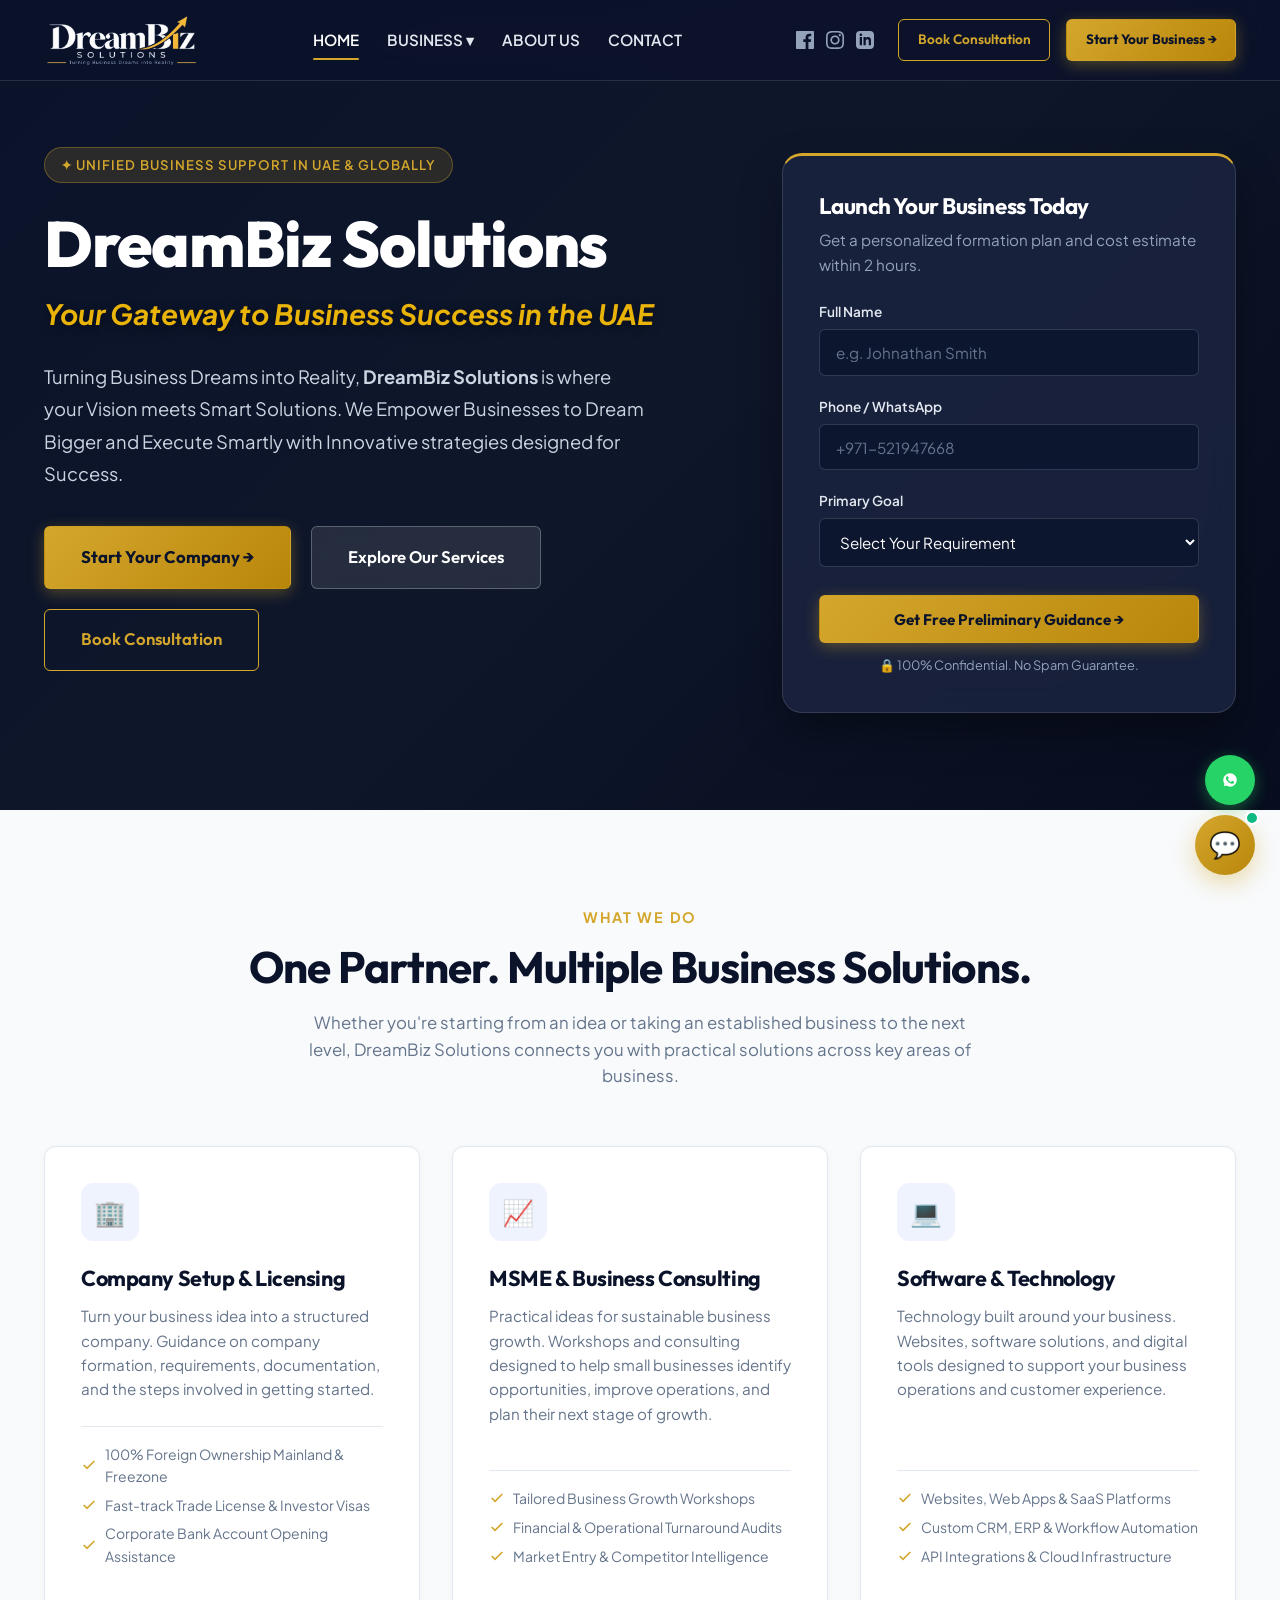
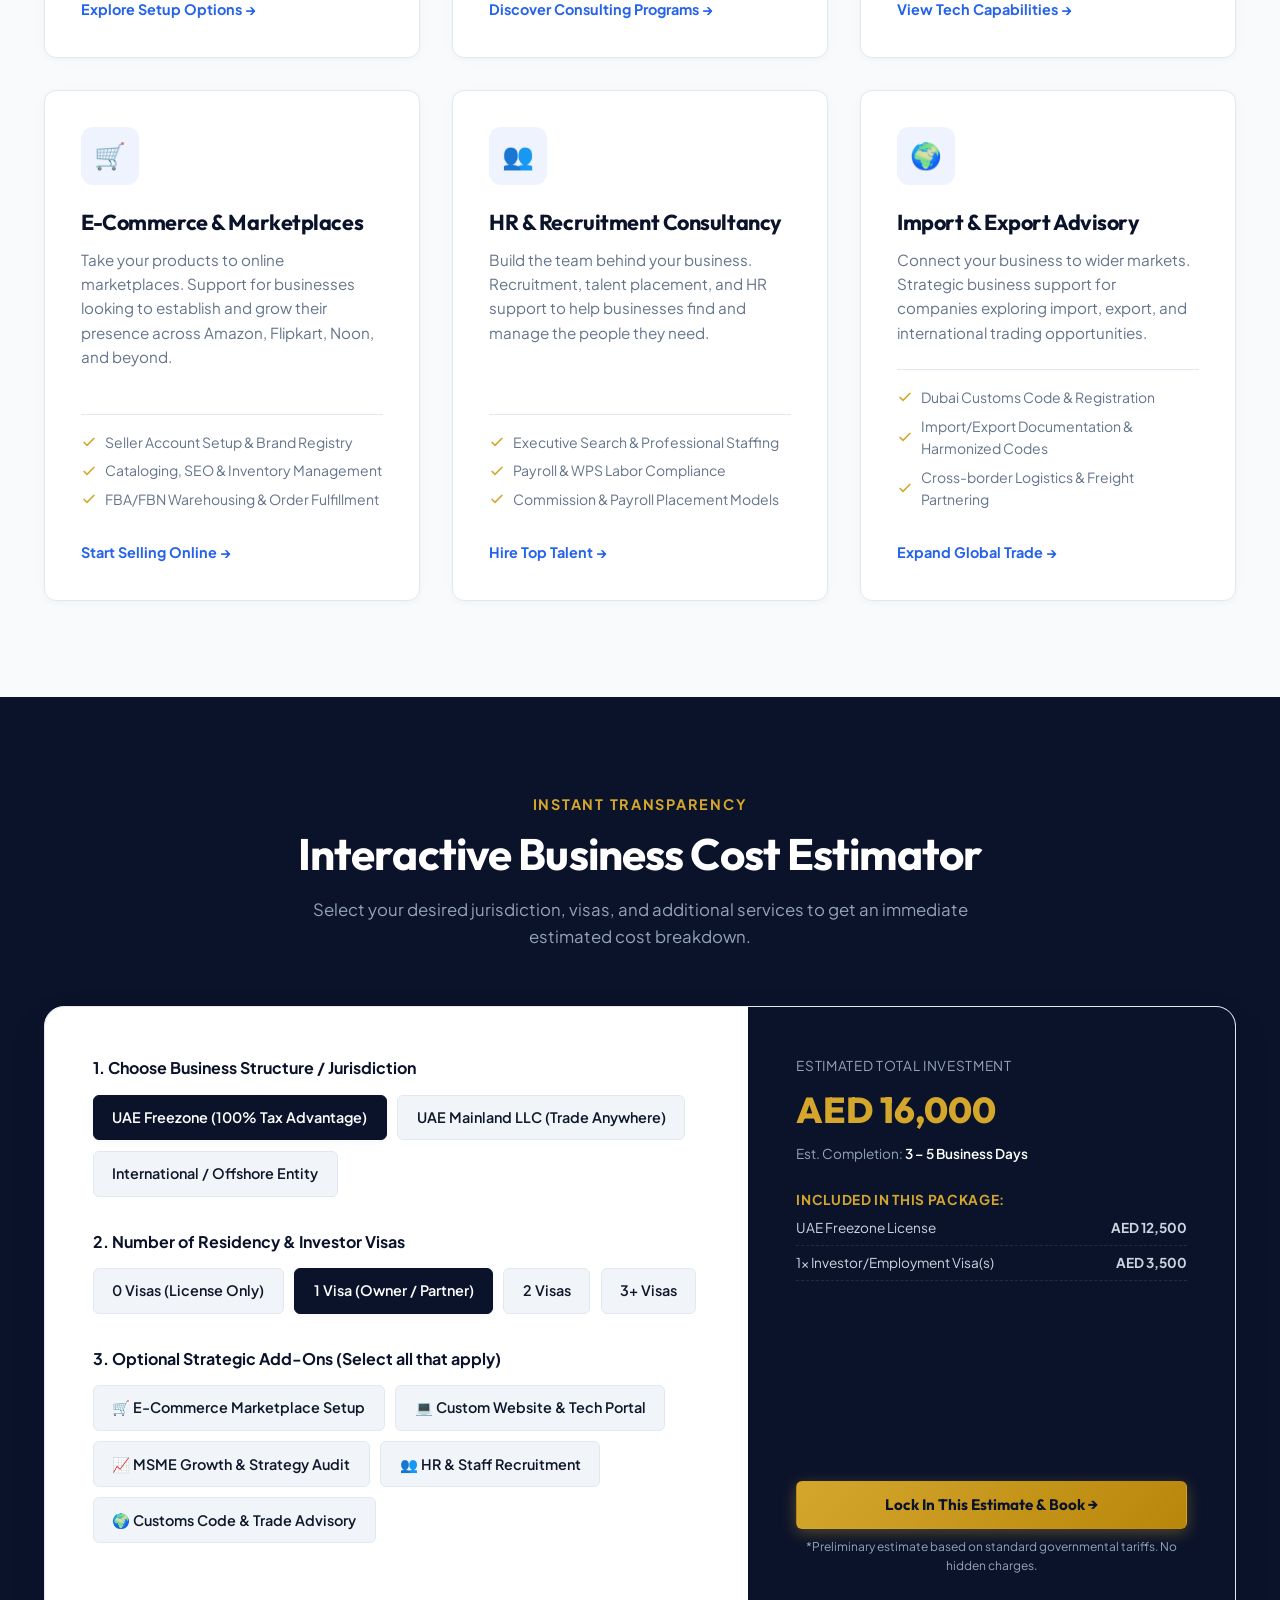
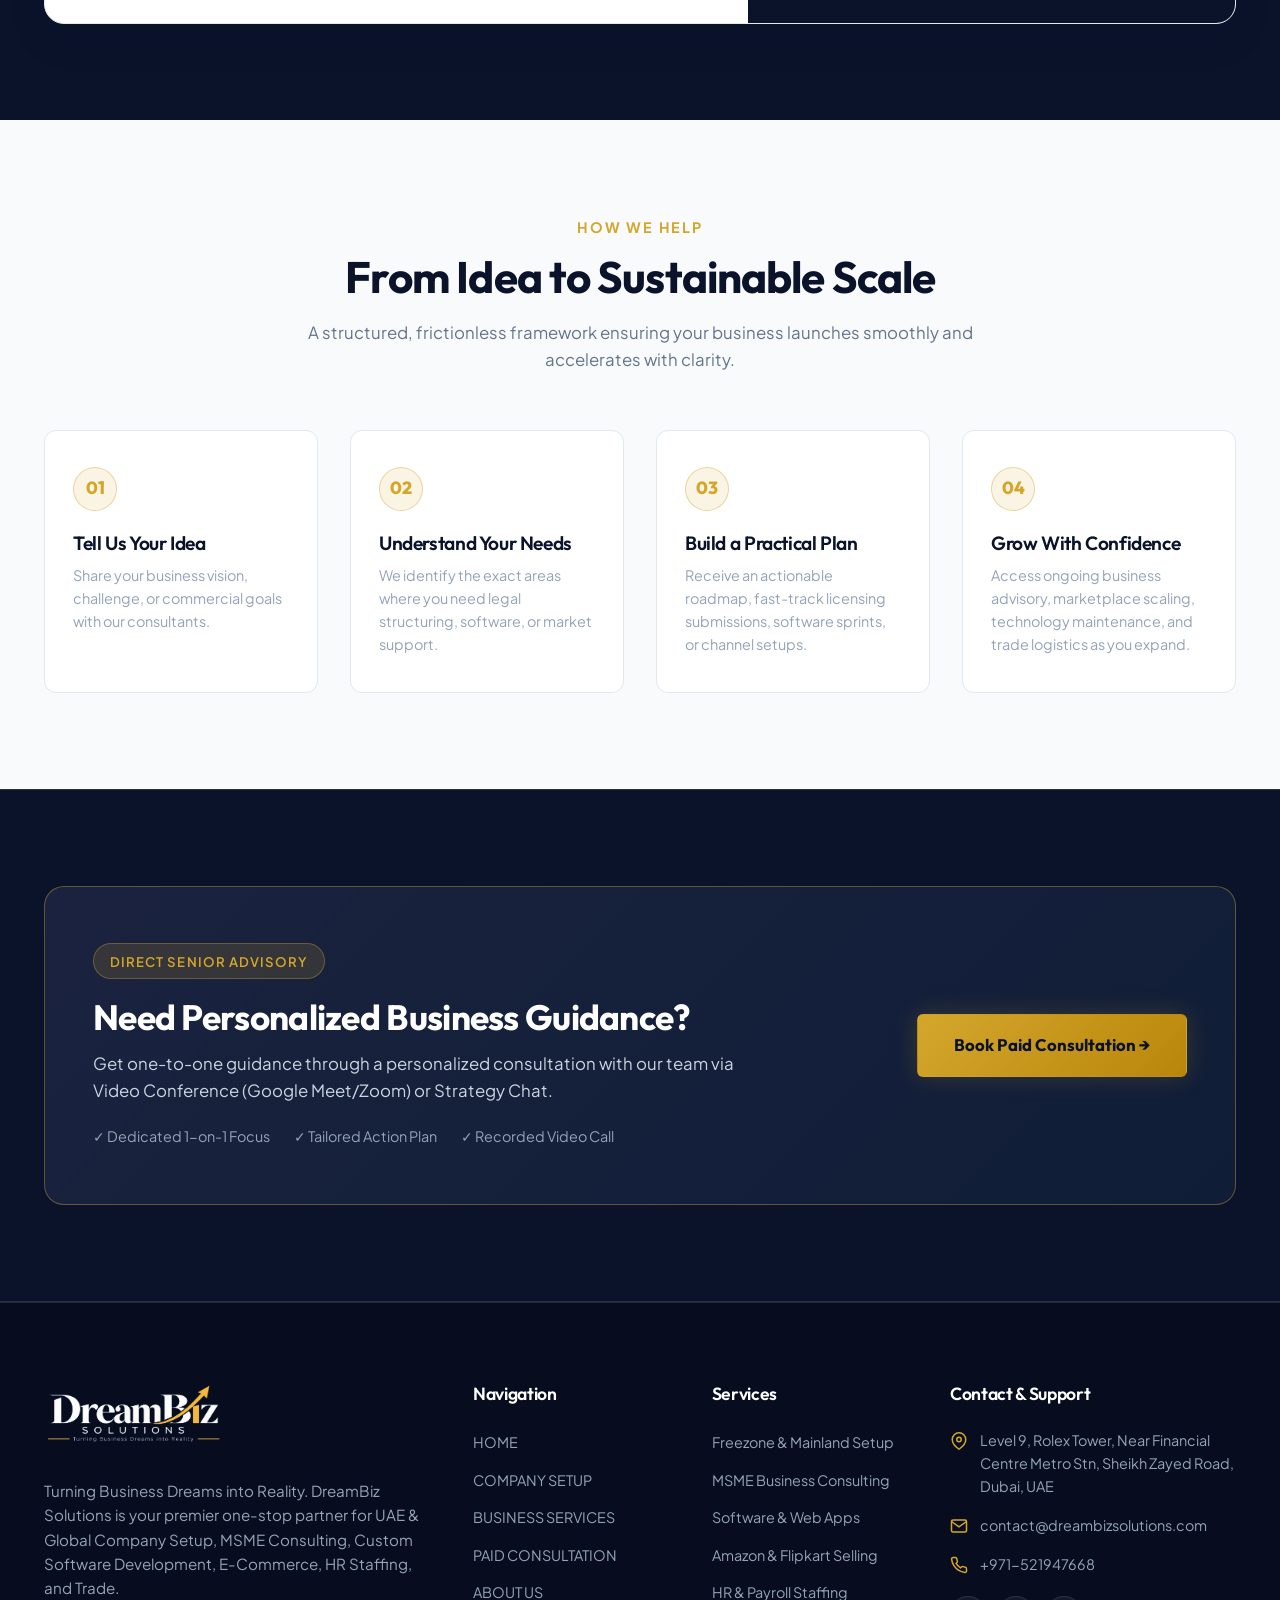
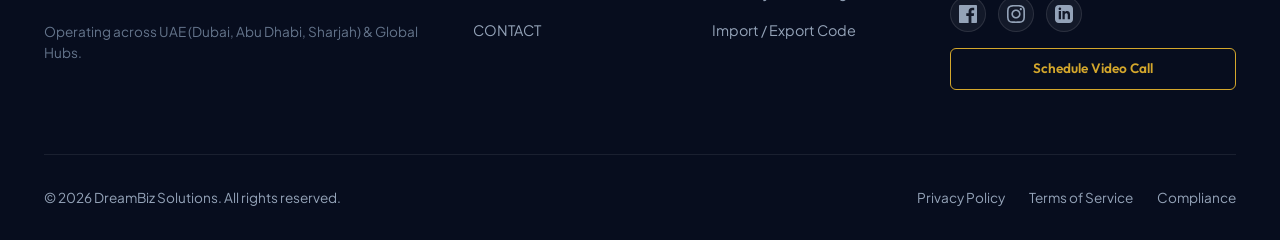
<file: index.html>
<!DOCTYPE html>
<html lang="en">
<head>
  <meta charset="UTF-8">
  <meta name="viewport" content="width=device-width, initial-scale=1.0">
  <title>DreamBiz Solutions | Your Gateway to Business Success in the UAE</title>
  <meta name="description" content="Turning Business Dreams into Reality, DreamBiz Solutions is where your Vision meets Smart Solutions. UAE Company Setup, MSME Consulting, Software Development, E-Commerce, HR and Trade.">
  <link rel="stylesheet" href="css/style.css">
  <link rel="stylesheet" href="css/components.css">
  <link rel="stylesheet" href="css/responsive.css">
  <link rel="icon" type="image/png" href="assets/logo-icon.png">
</head>
<body>

  <!-- ==================== HEADER & NAVIGATION ==================== -->
  <header class="site-header">
    <div class="container nav-container">
      <!-- Authentic Official Logo -->
      <a href="index.html" class="brand-logo" aria-label="DreamBiz Solutions Home">
        <img src="assets/logo.png" alt="DreamBiz Solutions - Turning Business Dreams into Reality" class="brand-logo-img">
      </a>

      <!-- Menu: HOME | BUSINESS ▾ | ABOUT US | CONTACT -->
      <ul class="nav-links">
        <li class="nav-item"><a href="index.html" class="active">HOME</a></li>
        <li class="nav-item">
          <a href="services.html">BUSINESS ▾</a>
          <ul class="nav-dropdown">
            <li><a href="company-setup.html">🏢 Company Setup (UAE & Global)</a></li>
            <li><a href="services.html#consulting">📈 MSME & Growth Consulting</a></li>
            <li><a href="services.html#tech">💻 Software & Tech Development</a></li>
            <li><a href="services.html#ecommerce">🛒 E-Commerce & Marketplaces</a></li>
            <li><a href="services.html#hr">👥 HR & Recruitment Staffing</a></li>
            <li><a href="services.html#trade">🌍 Import & Export Advisory</a></li>
          </ul>
        </li>
        <li class="nav-item"><a href="about.html">ABOUT US</a></li>
        <li class="nav-item"><a href="contact.html">CONTACT</a></li>
      </ul>

      <!-- Right Header Actions: Social Icons + CTA -->
      <div class="nav-actions">
        <div class="header-social-links">
          <!-- Facebook -->
          <a href="https://www.facebook.com/profile.php?id=61594214320221#" target="_blank" rel="noopener noreferrer" title="Facebook">
            <svg width="18" height="18" viewBox="0 0 24 24" fill="currentColor"><path d="M22.675 0h-21.35c-.732 0-1.325.593-1.325 1.325v21.351c0 .731.593 1.324 1.325 1.324h11.495v-9.294h-3.128v-3.622h3.128v-2.671c0-3.1 1.893-4.788 4.659-4.788 1.325 0 2.463.099 2.795.143v3.24l-1.918.001c-1.504 0-1.795.715-1.795 1.763v2.313h3.587l-.467 3.622h-3.12v9.293h6.116c.73 0 1.323-.593 1.323-1.325v-21.35c0-.732-.593-1.325-1.325-1.325z"/></svg>
          </a>
          <!-- Instagram -->
          <a href="https://www.instagram.com/dreambiz_with_prachi/" target="_blank" rel="noopener noreferrer" title="Instagram">
            <svg width="18" height="18" viewBox="0 0 24 24" fill="currentColor"><path d="M12 2.163c3.204 0 3.584.012 4.85.07 3.252.148 4.771 1.691 4.919 4.919.058 1.265.069 1.645.069 4.849 0 3.205-.012 3.584-.069 4.849-.149 3.225-1.664 4.771-4.919 4.919-1.266.058-1.644.07-4.85.07-3.204 0-3.584-.012-4.849-.07-3.26-.149-4.771-1.699-4.919-4.92-.058-1.265-.07-1.644-.07-4.849 0-3.204.013-3.583.07-4.849.149-3.227 1.664-4.771 4.919-4.919 1.266-.057 1.645-.069 4.849-.069zm0-2.163c-3.259 0-3.667.014-4.947.072-4.358.2-6.78 2.618-6.98 6.98-.059 1.281-.073 1.689-.073 4.948 0 3.259.014 3.668.072 4.948.2 4.358 2.618 6.78 6.98 6.98 1.281.058 1.689.072 4.948.072 3.259 0 3.668-.014 4.948-.072 4.354-.2 6.782-2.618 6.979-6.98.059-1.28.073-1.689.073-4.948 0-3.259-.014-3.667-.072-4.947-.196-4.354-2.617-6.78-6.979-6.98-1.281-.059-1.69-.073-4.949-.073zm0 5.838c-3.403 0-6.162 2.759-6.162 6.162s2.759 6.163 6.162 6.163 6.162-2.759 6.162-6.163c0-3.403-2.759-6.162-6.162-6.162zm0 10.162c-2.209 0-4-1.79-4-4 0-2.209 1.791-4 4-4s4 1.791 4 4c0 2.21-1.791 4-4 4zm6.406-11.845c-.796 0-1.441.645-1.441 1.44s.645 1.44 1.441 1.44c.795 0 1.439-.645 1.439-1.44s-.644-1.44-1.439-1.44z"/></svg>
          </a>
          <!-- LinkedIn -->
          <a href="http://www.linkedin.com/in/dreambiz-solutions99" target="_blank" rel="noopener noreferrer" title="LinkedIn">
            <svg width="18" height="18" viewBox="0 0 24 24" fill="currentColor"><path d="M19 0h-14c-2.761 0-5 2.239-5 5v14c0 2.761 2.239 5 5 5h14c2.762 0 5-2.239 5-5v-14c0-2.761-2.238-5-5-5zm-11 19h-3v-11h3v11zm-1.5-12.268c-.966 0-1.75-.79-1.75-1.764s.784-1.764 1.75-1.764 1.75.79 1.75 1.764-.783 1.764-1.75 1.764zm13.5 12.268h-3v-5.604c0-3.368-4-3.113-4 0v5.604h-3v-11h3v1.765c1.396-2.586 7-2.777 7 2.476v6.759z"/></svg>
          </a>
        </div>

        <a href="consultation.html" class="btn btn-outline-gold btn-sm btn-consult-nav">Book Consultation</a>
        <a href="company-setup.html" class="btn btn-primary btn-sm">Start Your Business →</a>
        <button class="mobile-menu-btn" aria-label="Open Navigation Menu">☰</button>
      </div>
    </div>
  </header>

  <!-- Mobile Drawer -->
  <div class="drawer-backdrop"></div>
  <aside class="mobile-drawer">
    <div>
      <div class="drawer-header">
        <a href="index.html" class="brand-logo" aria-label="DreamBiz Solutions Home">
          <img src="assets/logo.png" alt="DreamBiz Solutions" class="brand-logo-img">
        </a>
        <button class="drawer-close-btn" aria-label="Close menu">&times;</button>
      </div>
      <ul class="drawer-links">
        <li><a href="index.html" class="active">HOME</a></li>
        <li><a href="company-setup.html">COMPANY SETUP</a></li>
        <li><a href="services.html">BUSINESS SERVICES</a></li>
        <li><a href="consultation.html">PAID CONSULTATION</a></li>
        <li><a href="about.html">ABOUT US</a></li>
        <li><a href="contact.html">CONTACT</a></li>
      </ul>
    </div>
    <div style="margin-top: 2rem;">
      <a href="company-setup.html" class="btn btn-primary" style="width: 100%; margin-bottom: 0.75rem;">Start Your Business</a>
      <a href="consultation.html" class="btn btn-secondary" style="width: 100%;">Book Video Consultation</a>
    </div>
  </aside>

  <!-- ==================== HERO SECTION (MATCHING HOSTINGER REFERENCE) ==================== -->
  <section class="hero-section">
    <div class="container">
      <div class="hero-inner">
        <div class="hero-content">
          <div class="hero-badge">
            <span class="badge badge-gold">✦ Unified Business Support in UAE & Globally</span>
          </div>

          <!-- Exact Headline & Subtitle from Hostinger Site -->
          <h1 class="hero-title" style="font-size: clamp(2.6rem, 5vw, 4rem); margin-bottom: 0.75rem;">
            DreamBiz Solutions
          </h1>
          <div style="font-size: clamp(1.25rem, 2.5vw, 1.75rem); font-weight: 700; font-style: italic; color: #EAB308; margin-bottom: 1.5rem; text-shadow: 0 2px 10px rgba(0,0,0,0.5);">
            Your Gateway to Business Success in the UAE
          </div>
          
          <!-- Exact Description from Hostinger Site -->
          <p class="hero-description" style="font-size: 1.15rem; line-height: 1.75;">
            Turning Business Dreams into Reality, <strong>DreamBiz Solutions</strong> is where your Vision meets Smart Solutions. We Empower Businesses to Dream Bigger and Execute Smartly with Innovative strategies designed for Success.
          </p>

          <div class="hero-cta-group">
            <a href="company-setup.html" class="btn btn-primary btn-lg">Start Your Company →</a>
            <a href="#services" class="btn btn-secondary btn-lg">Explore Our Services</a>
            <a href="consultation.html" class="btn btn-outline-gold btn-lg">Book Consultation</a>
          </div>

        </div>

        <!-- Hero Quick Assessment Lead Form -->
        <div class="hero-card">
          <h3>Launch Your Business Today</h3>
          <p>Get a personalized formation plan and cost estimate within 2 hours.</p>
          <form data-lead-form>
            <div class="form-group">
              <label class="form-label" for="hero-name">Full Name</label>
              <input type="text" id="hero-name" class="form-control" placeholder="e.g. Johnathan Smith" required>
            </div>
            <div class="form-group">
              <label class="form-label" for="hero-phone">Phone / WhatsApp</label>
              <input type="tel" id="hero-phone" class="form-control" placeholder="+971-521947668" required>
            </div>
            <div class="form-group">
              <label class="form-label" for="hero-service">Primary Goal</label>
              <select id="hero-service" class="form-select" required>
                <option value="" disabled selected>Select Your Requirement</option>
                <option value="company-setup">🏢 UAE Company Formation (Mainland / Freezone)</option>
                <option value="msme-consulting">📈 MSME Growth & Business Strategy</option>
                <option value="software">💻 Custom Software & Web Development</option>
                <option value="ecommerce">🛒 E-Commerce & Marketplace Selling (Amazon/Flipkart)</option>
                <option value="hr">👥 HR, Recruitment & Staffing</option>
                <option value="trade">🌍 Import & Export Trade Advisory</option>
              </select>
            </div>
            <button type="submit" class="btn btn-primary" style="width: 100%; margin-top: 0.5rem;">
              Get Free Preliminary Guidance →
            </button>
            <div style="text-align: center; margin-top: 0.75rem; font-size: 0.8rem; color: #94A3B8;">
              🔒 100% Confidential. No Spam Guarantee.
            </div>
          </form>
        </div>
      </div>
    </div>
  </section>

  <!-- ==================== 6 CORE SERVICES SECTION ==================== -->
  <section class="section-padding" id="services">
    <div class="container">
      <div class="section-header">
        <span class="sub-title">What We Do</span>
        <h2>One Partner. Multiple Business Solutions.</h2>
        <p>Whether you're starting from an idea or taking an established business to the next level, DreamBiz Solutions connects you with practical solutions across key areas of business.</p>
      </div>

      <div class="services-grid">
        <!-- 1. Company Setup -->
        <div class="service-card">
          <div class="service-icon-box">🏢</div>
          <h3>Company Setup & Licensing</h3>
          <p>Turn your business idea into a structured company. Guidance on company formation, requirements, documentation, and the steps involved in getting started.</p>
          <ul class="service-feature-list">
            <li>
              <svg width="16" height="16" viewBox="0 0 24 24" fill="none" stroke="currentColor" stroke-width="2.5"><polyline points="20 6 9 17 4 12"></polyline></svg>
              100% Foreign Ownership Mainland & Freezone
            </li>
            <li>
              <svg width="16" height="16" viewBox="0 0 24 24" fill="none" stroke="currentColor" stroke-width="2.5"><polyline points="20 6 9 17 4 12"></polyline></svg>
              Fast-track Trade License & Investor Visas
            </li>
            <li>
              <svg width="16" height="16" viewBox="0 0 24 24" fill="none" stroke="currentColor" stroke-width="2.5"><polyline points="20 6 9 17 4 12"></polyline></svg>
              Corporate Bank Account Opening Assistance
            </li>
          </ul>
          <a href="company-setup.html" class="service-card-link">Explore Setup Options →</a>
        </div>

        <!-- 2. MSME Consulting -->
        <div class="service-card">
          <div class="service-icon-box">📈</div>
          <h3>MSME & Business Consulting</h3>
          <p>Practical ideas for sustainable business growth. Workshops and consulting designed to help small businesses identify opportunities, improve operations, and plan their next stage of growth.</p>
          <ul class="service-feature-list">
            <li>
              <svg width="16" height="16" viewBox="0 0 24 24" fill="none" stroke="currentColor" stroke-width="2.5"><polyline points="20 6 9 17 4 12"></polyline></svg>
              Tailored Business Growth Workshops
            </li>
            <li>
              <svg width="16" height="16" viewBox="0 0 24 24" fill="none" stroke="currentColor" stroke-width="2.5"><polyline points="20 6 9 17 4 12"></polyline></svg>
              Financial & Operational Turnaround Audits
            </li>
            <li>
              <svg width="16" height="16" viewBox="0 0 24 24" fill="none" stroke="currentColor" stroke-width="2.5"><polyline points="20 6 9 17 4 12"></polyline></svg>
              Market Entry & Competitor Intelligence
            </li>
          </ul>
          <a href="services.html#consulting" class="service-card-link">Discover Consulting Programs →</a>
        </div>

        <!-- 3. Software & Technology -->
        <div class="service-card">
          <div class="service-icon-box">💻</div>
          <h3>Software & Technology</h3>
          <p>Technology built around your business. Websites, software solutions, and digital tools designed to support your business operations and customer experience.</p>
          <ul class="service-feature-list">
            <li>
              <svg width="16" height="16" viewBox="0 0 24 24" fill="none" stroke="currentColor" stroke-width="2.5"><polyline points="20 6 9 17 4 12"></polyline></svg>
              Websites, Web Apps & SaaS Platforms
            </li>
            <li>
              <svg width="16" height="16" viewBox="0 0 24 24" fill="none" stroke="currentColor" stroke-width="2.5"><polyline points="20 6 9 17 4 12"></polyline></svg>
              Custom CRM, ERP & Workflow Automation
            </li>
            <li>
              <svg width="16" height="16" viewBox="0 0 24 24" fill="none" stroke="currentColor" stroke-width="2.5"><polyline points="20 6 9 17 4 12"></polyline></svg>
              API Integrations & Cloud Infrastructure
            </li>
          </ul>
          <a href="services.html#tech" class="service-card-link">View Tech Capabilities →</a>
        </div>

        <!-- 4. E-Commerce & Marketplaces -->
        <div class="service-card">
          <div class="service-icon-box">🛒</div>
          <h3>E-Commerce & Marketplaces</h3>
          <p>Take your products to online marketplaces. Support for businesses looking to establish and grow their presence across Amazon, Flipkart, Noon, and beyond.</p>
          <ul class="service-feature-list">
            <li>
              <svg width="16" height="16" viewBox="0 0 24 24" fill="none" stroke="currentColor" stroke-width="2.5"><polyline points="20 6 9 17 4 12"></polyline></svg>
              Seller Account Setup & Brand Registry
            </li>
            <li>
              <svg width="16" height="16" viewBox="0 0 24 24" fill="none" stroke="currentColor" stroke-width="2.5"><polyline points="20 6 9 17 4 12"></polyline></svg>
              Cataloging, SEO & Inventory Management
            </li>
            <li>
              <svg width="16" height="16" viewBox="0 0 24 24" fill="none" stroke="currentColor" stroke-width="2.5"><polyline points="20 6 9 17 4 12"></polyline></svg>
              FBA/FBN Warehousing & Order Fulfillment
            </li>
          </ul>
          <a href="services.html#ecommerce" class="service-card-link">Start Selling Online →</a>
        </div>

        <!-- 5. HR & Recruitment -->
        <div class="service-card">
          <div class="service-icon-box">👥</div>
          <h3>HR & Recruitment Consultancy</h3>
          <p>Build the team behind your business. Recruitment, talent placement, and HR support to help businesses find and manage the people they need.</p>
          <ul class="service-feature-list">
            <li>
              <svg width="16" height="16" viewBox="0 0 24 24" fill="none" stroke="currentColor" stroke-width="2.5"><polyline points="20 6 9 17 4 12"></polyline></svg>
              Executive Search & Professional Staffing
            </li>
            <li>
              <svg width="16" height="16" viewBox="0 0 24 24" fill="none" stroke="currentColor" stroke-width="2.5"><polyline points="20 6 9 17 4 12"></polyline></svg>
              Payroll & WPS Labor Compliance
            </li>
            <li>
              <svg width="16" height="16" viewBox="0 0 24 24" fill="none" stroke="currentColor" stroke-width="2.5"><polyline points="20 6 9 17 4 12"></polyline></svg>
              Commission & Payroll Placement Models
            </li>
          </ul>
          <a href="services.html#hr" class="service-card-link">Hire Top Talent →</a>
        </div>

        <!-- 6. Import & Export -->
        <div class="service-card">
          <div class="service-icon-box">🌍</div>
          <h3>Import & Export Advisory</h3>
          <p>Connect your business to wider markets. Strategic business support for companies exploring import, export, and international trading opportunities.</p>
          <ul class="service-feature-list">
            <li>
              <svg width="16" height="16" viewBox="0 0 24 24" fill="none" stroke="currentColor" stroke-width="2.5"><polyline points="20 6 9 17 4 12"></polyline></svg>
              Dubai Customs Code & Registration
            </li>
            <li>
              <svg width="16" height="16" viewBox="0 0 24 24" fill="none" stroke="currentColor" stroke-width="2.5"><polyline points="20 6 9 17 4 12"></polyline></svg>
              Import/Export Documentation & Harmonized Codes
            </li>
            <li>
              <svg width="16" height="16" viewBox="0 0 24 24" fill="none" stroke="currentColor" stroke-width="2.5"><polyline points="20 6 9 17 4 12"></polyline></svg>
              Cross-border Logistics & Freight Partnering
            </li>
          </ul>
          <a href="services.html#trade" class="service-card-link">Expand Global Trade →</a>
        </div>
      </div>
    </div>
  </section>

  <!-- ==================== INTERACTIVE SETUP & COST ESTIMATOR ==================== -->
  <section class="section-padding bg-dark-section" id="calculator">
    <div class="container">
      <div class="section-header">
        <span class="sub-title">Instant Transparency</span>
        <h2>Interactive Business Cost Estimator</h2>
        <p>Select your desired jurisdiction, visas, and additional services to get an immediate estimated cost breakdown.</p>
      </div>

      <div class="calc-container">
        <!-- Left: Options -->
        <div class="calc-inputs form-light">
          <div class="calc-option-group" data-calc-group="jurisdiction">
            <div class="calc-option-title">1. Choose Business Structure / Jurisdiction</div>
            <div class="calc-chips">
              <div class="calc-chip active" data-value="freezone">UAE Freezone (100% Tax Advantage)</div>
              <div class="calc-chip" data-value="mainland">UAE Mainland LLC (Trade Anywhere)</div>
              <div class="calc-chip" data-value="offshore">International / Offshore Entity</div>
            </div>
          </div>

          <div class="calc-option-group" data-calc-group="visas">
            <div class="calc-option-title">2. Number of Residency & Investor Visas</div>
            <div class="calc-chips">
              <div class="calc-chip" data-value="0">0 Visas (License Only)</div>
              <div class="calc-chip active" data-value="1">1 Visa (Owner / Partner)</div>
              <div class="calc-chip" data-value="2">2 Visas</div>
              <div class="calc-chip" data-value="3">3+ Visas</div>
            </div>
          </div>

          <div class="calc-option-group" data-calc-group="services">
            <div class="calc-option-title">3. Optional Strategic Add-Ons (Select all that apply)</div>
            <div class="calc-chips">
              <div class="calc-chip" data-value="ecommerce">🛒 E-Commerce Marketplace Setup</div>
              <div class="calc-chip" data-value="tech">💻 Custom Website & Tech Portal</div>
              <div class="calc-chip" data-value="consulting">📈 MSME Growth & Strategy Audit</div>
              <div class="calc-chip" data-value="hr">👥 HR & Staff Recruitment</div>
              <div class="calc-chip" data-value="trade">🌍 Customs Code & Trade Advisory</div>
            </div>
          </div>
        </div>

        <!-- Right: Real-time Calculation Summary -->
        <div class="calc-summary">
          <div>
            <div class="calc-estimate-label">Estimated Total Investment</div>
            <div class="calc-price" id="calc-total-price">AED 16,000</div>
            <div style="font-size: 0.85rem; color: #94A3B8; margin-top: 0.25rem;">
              Est. Completion: <span id="calc-timeframe" style="color:#FFF; font-weight:600;">3 – 5 Business Days</span>
            </div>

            <div style="margin-top: 1.5rem; font-size: 0.85rem; font-weight: 700; color: var(--accent-gold); text-transform: uppercase; letter-spacing: 0.05em;">
              Included In This Package:
            </div>
            <ul class="calc-items-list" id="calc-items-breakdown">
              <!-- Rendered via calculator.js -->
            </ul>
          </div>

          <div>
            <button type="button" class="btn btn-primary" id="calc-cta-btn" style="width: 100%;">
              Lock In This Estimate & Book →
            </button>
            <p style="font-size: 0.75rem; color: #94A3B8; text-align: center; margin-top: 0.5rem;">
              *Preliminary estimate based on standard governmental tariffs. No hidden charges.
            </p>
          </div>
        </div>
      </div>
    </div>
  </section>

  <!-- ==================== PROCESS TIMELINE ==================== -->
  <section class="section-padding">
    <div class="container">
      <div class="section-header">
        <span class="sub-title">How We Help</span>
        <h2>From Idea to Sustainable Scale</h2>
        <p>A structured, frictionless framework ensuring your business launches smoothly and accelerates with clarity.</p>
      </div>

      <div class="process-grid">
        <div class="process-step" style="background:#FFFFFF; border-color:var(--border-light);">
          <div class="step-num-badge">01</div>
          <h4 style="color:var(--primary-dark);">Tell Us Your Idea</h4>
          <p>Share your business vision, challenge, or commercial goals with our consultants.</p>
        </div>

        <div class="process-step" style="background:#FFFFFF; border-color:var(--border-light);">
          <div class="step-num-badge">02</div>
          <h4 style="color:var(--primary-dark);">Understand Your Needs</h4>
          <p>We identify the exact areas where you need legal structuring, software, or market support.</p>
        </div>

        <div class="process-step" style="background:#FFFFFF; border-color:var(--border-light);">
          <div class="step-num-badge">03</div>
          <h4 style="color:var(--primary-dark);">Build a Practical Plan</h4>
          <p>Receive an actionable roadmap, fast-track licensing submissions, software sprints, or channel setups.</p>
        </div>

        <div class="process-step" style="background:#FFFFFF; border-color:var(--border-light);">
          <div class="step-num-badge">04</div>
          <h4 style="color:var(--primary-dark);">Grow With Confidence</h4>
          <p>Access ongoing business advisory, marketplace scaling, technology maintenance, and trade logistics as you expand.</p>
        </div>
      </div>
    </div>
  </section>

  <!-- ==================== PAID CONSULTATION CALLOUT BANNER ==================== -->
  <section class="section-padding bg-dark-section" style="border-top: 1px solid var(--border-dark); border-bottom: 1px solid var(--border-dark);">
    <div class="container">
      <div style="background: linear-gradient(135deg, rgba(28, 37, 65, 0.9) 0%, rgba(17, 30, 56, 0.95) 100%); border: 1px solid var(--border-gold); border-radius: var(--radius-lg); padding: 3.5rem 3rem; display: flex; align-items: center; justify-content: space-between; flex-wrap: wrap; gap: 2rem;">
        <div style="max-width: 650px;">
          <span class="badge badge-gold" style="margin-bottom: 1rem;">Direct Senior Advisory</span>
          <h2 style="color: #FFFFFF; font-size: 2.2rem; margin-bottom: 0.75rem;">Need Personalized Business Guidance?</h2>
          <p style="color: #CBD5E1; font-size: 1.05rem;">
            Get one-to-one guidance through a personalized consultation with our team via Video Conference (Google Meet/Zoom) or Strategy Chat.
          </p>
          <div style="display: flex; gap: 1.5rem; margin-top: 1.25rem; font-size: 0.9rem; color: #94A3B8;">
            <span>✓ Dedicated 1-on-1 Focus</span>
            <span>✓ Tailored Action Plan</span>
            <span>✓ Recorded Video Call</span>
          </div>
        </div>
        <div>
          <a href="consultation.html" class="btn btn-primary btn-lg" style="box-shadow: var(--shadow-glow);">
            Book Paid Consultation →
          </a>
        </div>
      </div>
    </div>
  </section>

  <!-- ==================== FOOTER ==================== -->
  <footer class="site-footer">
    <div class="container">
      <div class="footer-grid">
        <div class="footer-brand">
          <a href="index.html" class="brand-logo" aria-label="DreamBiz Solutions Home">
            <img src="assets/logo.png" alt="DreamBiz Solutions" class="brand-logo-img">
          </a>
          <p>
            Turning Business Dreams into Reality. DreamBiz Solutions is your premier one-stop partner for UAE & Global Company Setup, MSME Consulting, Custom Software Development, E-Commerce, HR Staffing, and Trade.
          </p>
          <div style="color: #64748B; font-size: 0.85rem;">
            Operating across UAE (Dubai, Abu Dhabi, Sharjah) & Global Hubs.
          </div>
        </div>

        <div>
          <h4 class="footer-title">Navigation</h4>
          <ul class="footer-links">
            <li><a href="index.html">HOME</a></li>
            <li><a href="company-setup.html">COMPANY SETUP</a></li>
            <li><a href="services.html">BUSINESS SERVICES</a></li>
            <li><a href="consultation.html">PAID CONSULTATION</a></li>
            <li><a href="about.html">ABOUT US</a></li>
            <li><a href="contact.html">CONTACT</a></li>
          </ul>
        </div>

        <div>
          <h4 class="footer-title">Services</h4>
          <ul class="footer-links">
            <li><a href="company-setup.html">Freezone & Mainland Setup</a></li>
            <li><a href="services.html#consulting">MSME Business Consulting</a></li>
            <li><a href="services.html#tech">Software & Web Apps</a></li>
            <li><a href="services.html#ecommerce">Amazon & Flipkart Selling</a></li>
            <li><a href="services.html#hr">HR & Payroll Staffing</a></li>
            <li><a href="services.html#trade">Import / Export Code</a></li>
          </ul>
        </div>

          <div>
            <h4 class="footer-title">Contact & Support</h4>
            <div class="footer-contact-item">
              <svg width="18" height="18" viewBox="0 0 24 24" fill="none" stroke="currentColor" stroke-width="2"><path d="M21 10c0 7-9 13-9 13s-9-6-9-13a9 9 0 0 1 18 0z"></path><circle cx="12" cy="10" r="3"></circle></svg>
              <span>Level 9, Rolex Tower, Near Financial Centre Metro Stn, Sheikh Zayed Road, Dubai, UAE</span>
            </div>
            <div class="footer-contact-item">
              <svg width="18" height="18" viewBox="0 0 24 24" fill="none" stroke="currentColor" stroke-width="2"><path d="M4 4h16c1.1 0 2 .9 2 2v12c0 1.1-.9 2-2 2H4c-1.1 0-2-.9-2-2V6c0-1.1.9-2 2-2z"></path><polyline points="22,6 12,13 2,6"></polyline></svg>
              <a href="mailto:contact@dreambizsolutions.com" style="color: inherit;">contact@dreambizsolutions.com</a>
            </div>
            <div class="footer-contact-item">
              <svg width="18" height="18" viewBox="0 0 24 24" fill="none" stroke="currentColor" stroke-width="2"><path d="M22 16.92v3a2 2 0 0 1-2.18 2 19.79 19.79 0 0 1-8.63-3.07 19.5 19.5 0 0 1-6-6 19.79 19.79 0 0 1-3.07-8.67A2 2 0 0 1 4.11 2h3a2 2 0 0 1 2 1.72 12.84 12.84 0 0 0 .7 2.81 2 2 0 0 1-.45 2.11L8.09 9.91a16 16 0 0 0 6 6l1.27-1.27a2 2 0 0 1 2.11-.45 12.84 12.84 0 0 0 2.81.7A2 2 0 0 1 22 16.92z"></path></svg>
              <a href="tel:+971521947668" style="color: inherit;">+971-521947668</a>
            </div>
            <div class="footer-social-links">
              <a href="https://www.facebook.com/profile.php?id=61594214320221#" target="_blank" rel="noopener noreferrer" title="Facebook"><svg width="18" height="18" viewBox="0 0 24 24" fill="currentColor"><path d="M22.675 0h-21.35c-.732 0-1.325.593-1.325 1.325v21.351c0 .731.593 1.324 1.325 1.324h11.495v-9.294h-3.128v-3.622h3.128v-2.671c0-3.1 1.893-4.788 4.659-4.788 1.325 0 2.463.099 2.795.143v3.24l-1.918.001c-1.504 0-1.795.715-1.795 1.763v2.313h3.587l-.467 3.622h-3.12v9.293h6.116c.73 0 1.323-.593 1.323-1.325v-21.35c0-.732-.593-1.325-1.325-1.325z"/></svg></a>
              <a href="https://www.instagram.com/dreambiz_with_prachi/" target="_blank" rel="noopener noreferrer" title="Instagram"><svg width="18" height="18" viewBox="0 0 24 24" fill="currentColor"><path d="M12 2.163c3.204 0 3.584.012 4.85.07 3.252.148 4.771 1.691 4.919 4.919.058 1.265.069 1.645.069 4.849 0 3.205-.012 3.584-.069 4.849-.149 3.225-1.664 4.771-4.919 4.919-1.266.058-1.644.07-4.85.07-3.204 0-3.584-.012-4.849-.07-3.26-.149-4.771-1.699-4.919-4.92-.058-1.265-.07-1.644-.07-4.849 0-3.204.013-3.583.07-4.849.149-3.227 1.664-4.771 4.919-4.919 1.266-.057 1.645-.069 4.849-.069zm0-2.163c-3.259 0-3.667.014-4.947.072-4.358.2-6.78 2.618-6.98 6.98-.059 1.281-.073 1.689-.073 4.948 0 3.259.014 3.668.072 4.948.2 4.358 2.618 6.78 6.98 6.98 1.281.058 1.689.072 4.948.072 3.259 0 3.668-.014 4.948-.072 4.354-.2 6.782-2.618 6.979-6.98.059-1.28.073-1.689.073-4.948 0-3.259-.014-3.667-.072-4.947-.196-4.354-2.617-6.78-6.979-6.98-1.281-.059-1.69-.073-4.949-.073zm0 5.838c-3.403 0-6.162 2.759-6.162 6.162s2.759 6.163 6.162 6.163 6.162-2.759 6.162-6.163c0-3.403-2.759-6.162-6.162-6.162zm0 10.162c-2.209 0-4-1.79-4-4 0-2.209 1.791-4 4-4s4 1.791 4 4c0 2.21-1.791 4-4 4zm6.406-11.845c-.796 0-1.441.645-1.441 1.44s.645 1.44 1.441 1.44c.795 0 1.439-.645 1.439-1.44s-.644-1.44-1.439-1.44z"/></svg></a>
              <a href="http://www.linkedin.com/in/dreambiz-solutions99" target="_blank" rel="noopener noreferrer" title="LinkedIn"><svg width="18" height="18" viewBox="0 0 24 24" fill="currentColor"><path d="M19 0h-14c-2.761 0-5 2.239-5 5v14c0 2.761 2.239 5 5 5h14c2.762 0 5-2.239 5-5v-14c0-2.761-2.238-5-5-5zm-11 19h-3v-11h3v11zm-1.5-12.268c-.966 0-1.75-.79-1.75-1.764s.784-1.764 1.75-1.764 1.75.79 1.75 1.764-.783 1.764-1.75 1.764zm13.5 12.268h-3v-5.604c0-3.368-4-3.113-4 0v5.604h-3v-11h3v1.765c1.396-2.586 7-2.777 7 2.476v6.759z"/></svg></a>
            </div>
            <div style="margin-top: 1rem;">
              <a href="consultation.html" class="btn btn-outline-gold btn-sm" style="width: 100%;">Schedule Video Call</a>
            </div>
          </div>
      </div>

      <div class="footer-bottom">
        <div>© 2026 DreamBiz Solutions. All rights reserved.</div>
        <div style="display: flex; gap: 1.5rem;">
          <a href="#">Privacy Policy</a>
          <a href="#">Terms of Service</a>
          <a href="#">Compliance</a>
        </div>
      </div>
    </div>
  </footer>

  <!-- ==================== INTERACTIVE AI CHATBOT ADVISOR WIDGET ==================== -->
  <button class="chatbot-toggle-btn" aria-label="Open DreamBiz AI Advisor">
    💬
    <span class="chatbot-toggle-badge"></span>
  </button>

  <div class="chatbot-window">
    <div class="chatbot-header">
      <div class="chatbot-header-info">
        <div class="chatbot-avatar">DB</div>
        <div class="chatbot-title">
          <h4>DreamBiz AI Advisor</h4>
          <span>Active Specialist</span>
        </div>
      </div>
      <button class="chatbot-close-btn" aria-label="Close Chatbot">&times;</button>
    </div>

    <div class="chatbot-messages">
      <div class="chat-bubble bot">
        Hello! Welcome to <strong>DreamBiz Solutions</strong> 👋<br>
        How can we assist your business growth today?
        <div class="chat-suggestions">
          <button class="chat-chip-btn" onclick="document.querySelector('#chatbot-input').value='Company Setup'; document.querySelector('#chatbot-send').click();">🏢 Start a Company in UAE</button>
          <button class="chat-chip-btn" onclick="document.querySelector('#chatbot-input').value='E-commerce'; document.querySelector('#chatbot-send').click();">🛒 Sell on Amazon / Noon</button>
          <button class="chat-chip-btn" onclick="document.querySelector('#chatbot-input').value='Software'; document.querySelector('#chatbot-send').click();">💻 Build Software / Website</button>
          <button class="chat-chip-btn" onclick="document.querySelector('#chatbot-input').value='Book Consultation'; document.querySelector('#chatbot-send').click();">📞 Book Paid 1-on-1 Call</button>
        </div>
      </div>
    </div>

    <div class="chatbot-input-bar">
      <input type="text" id="chatbot-input" placeholder="Type your business inquiry...">
      <button id="chatbot-send" class="chatbot-send-btn" aria-label="Send Message">➤</button>
    </div>
  </div>

  <!-- WhatsApp Quick Float -->
  <a href="https://wa.me/971521947668?text=Hello%20DreamBiz%20Solutions,%20I%20would%20like%20to%20inquire%20about%20your%20services." target="_blank" class="whatsapp-float-btn" aria-label="Chat on WhatsApp">
    <svg width="28" height="28" viewBox="0 0 24 24" fill="currentColor">
      <path d="M12.031 6.172c-3.181 0-5.767 2.586-5.768 5.766-.001 1.298.38 2.27 1.019 3.287l-.582 2.128 2.182-.573c.978.58 1.911.928 3.145.929 3.178 0 5.767-2.587 5.768-5.766.001-3.187-2.575-5.771-5.764-5.771zm3.392 8.244c-.144.405-.837.774-1.17.824-.299.045-.677.063-1.092-.069-.252-.08-.575-.187-.988-.365-1.739-.751-2.874-2.502-2.961-2.617-.087-.116-.708-.94-.708-1.793s.448-1.273.607-1.446c.159-.173.346-.217.462-.217l.332.006c.106.005.249-.04.39.298.144.347.491 1.2.534 1.287.043.087.072.188.014.304-.058.116-.087.188-.173.289l-.26.304c-.087.086-.177.18-.076.354.101.174.449.741.964 1.2.662.589 1.221.77 1.394.857.173.086.275.072.376-.044.101-.116.433-.506.549-.68.116-.173.231-.145.39-.087s1.011.477 1.184.564.289.13.332.202c.043.073.043.419-.101.824z"/>
    </svg>
  </a>

  <!-- ==================== MODALS ==================== -->
  <div class="modal-overlay" id="quote-modal">
    <div class="modal-box">
      <div class="modal-header">
        <h3>Lock In Your Custom Proposal</h3>
        <button class="modal-close-btn">&times;</button>
      </div>
      <div class="modal-body form-light">
        <p style="margin-bottom: 1.25rem;">Enter your contact information below to receive the detailed itemized cost breakdown & schedule a free onboarding consultation.</p>
        <form data-lead-form>
          <div class="form-group">
            <label class="form-label">Full Name</label>
            <input type="text" class="form-control" placeholder="John Doe" required>
          </div>
          <div class="form-group">
            <label class="form-label">Work Email</label>
            <input type="email" class="form-control" placeholder="john@company.com" required>
          </div>
          <div class="form-group">
            <label class="form-label">Phone / WhatsApp Number</label>
            <input type="tel" class="form-control" placeholder="+971-521947668" required>
          </div>
          <button type="submit" class="btn btn-primary" style="width: 100%; margin-top: 1rem;">
            Send My Custom Proposal & Plan →
          </button>
        </form>
      </div>
    </div>
  </div>

  <script src="js/main.js"></script>
  <script src="js/calculator.js"></script>
  <script src="js/chatbot.js"></script>
</body>
</html>
</file>
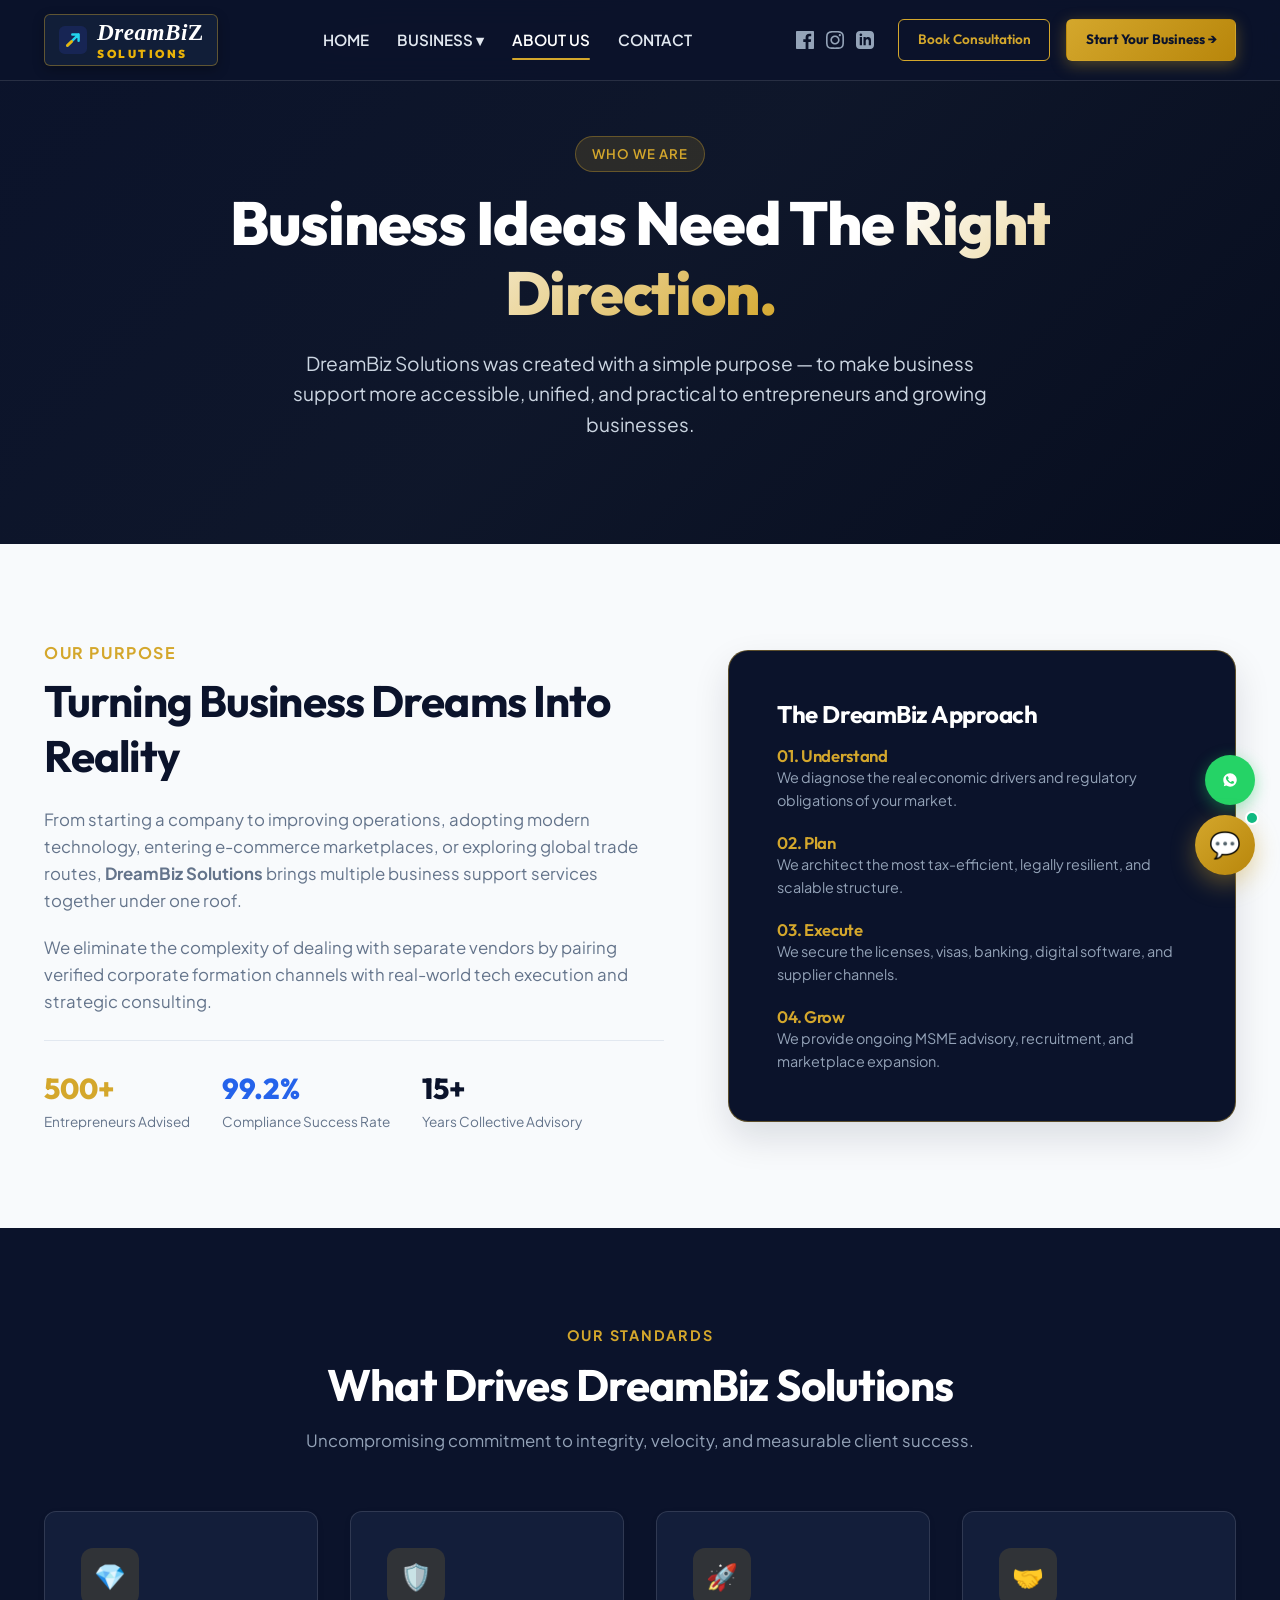
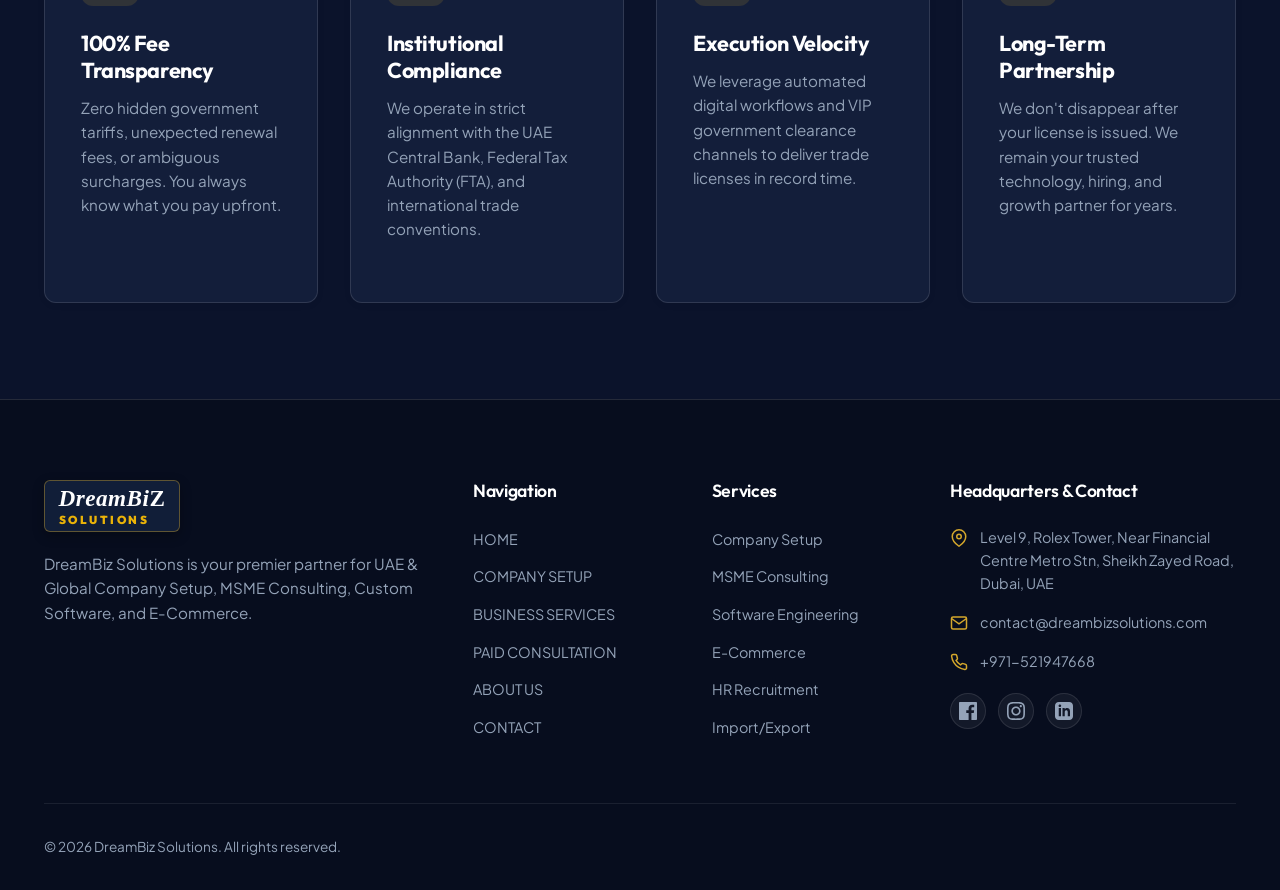
<file: about.html>
<!DOCTYPE html>
<html lang="en">
<head>
  <meta charset="UTF-8">
  <meta name="viewport" content="width=device-width, initial-scale=1.0">
  <title>About Us | DreamBiz Solutions</title>
  <meta name="description" content="Discover the story, mission, and leadership behind DreamBiz Solutions — your unified corporate setup, MSME consulting, and technology accelerator.">
  <link rel="stylesheet" href="css/style.css">
  <link rel="stylesheet" href="css/components.css">
  <link rel="stylesheet" href="css/responsive.css">
</head>
<body>

  <!-- ==================== HEADER ==================== -->
  <header class="site-header">
    <div class="container nav-container">
      <a href="index.html" class="brand-logo">
        <div class="brand-logo-badge">
          <svg width="28" height="28" viewBox="0 0 40 40" fill="none" xmlns="http://www.w3.org/2000/svg">
            <rect width="40" height="40" rx="8" fill="#172554"/>
            <path d="M12 28L28 12M28 12H19M28 12V21" stroke="#22D3EE" stroke-width="3.5" stroke-linecap="round" stroke-linejoin="round"/>
            <path d="M12 28L18 22" stroke="#EAB308" stroke-width="4" stroke-linecap="round"/>
          </svg>
          <div class="brand-logo-text">
            <span class="main-text">DreamBi<span class="z-accent">Z</span></span>
            <span class="sub-text">SOLUTIONS</span>
          </div>
        </div>
      </a>

      <ul class="nav-links">
        <li class="nav-item"><a href="index.html">HOME</a></li>
        <li class="nav-item">
          <a href="services.html">BUSINESS ▾</a>
          <ul class="nav-dropdown">
            <li><a href="company-setup.html">🏢 Company Setup (UAE & Global)</a></li>
            <li><a href="services.html#consulting">📈 MSME & Growth Consulting</a></li>
            <li><a href="services.html#tech">💻 Software & Tech Development</a></li>
            <li><a href="services.html#ecommerce">🛒 E-Commerce & Marketplaces</a></li>
            <li><a href="services.html#hr">👥 HR & Recruitment Staffing</a></li>
            <li><a href="services.html#trade">🌍 Import & Export Advisory</a></li>
          </ul>
        </li>
        <li class="nav-item"><a href="about.html" class="active">ABOUT US</a></li>
        <li class="nav-item"><a href="contact.html">CONTACT</a></li>
      </ul>

      <div class="nav-actions">
        <div class="header-social-links">
          <a href="https://www.facebook.com/profile.php?id=61594214320221#" target="_blank" rel="noopener noreferrer" title="Facebook"><svg width="18" height="18" viewBox="0 0 24 24" fill="currentColor"><path d="M22.675 0h-21.35c-.732 0-1.325.593-1.325 1.325v21.351c0 .731.593 1.324 1.325 1.324h11.495v-9.294h-3.128v-3.622h3.128v-2.671c0-3.1 1.893-4.788 4.659-4.788 1.325 0 2.463.099 2.795.143v3.24l-1.918.001c-1.504 0-1.795.715-1.795 1.763v2.313h3.587l-.467 3.622h-3.12v9.293h6.116c.73 0 1.323-.593 1.323-1.325v-21.35c0-.732-.593-1.325-1.325-1.325z"/></svg></a>
          <a href="https://www.instagram.com/dreambiz_with_prachi/" target="_blank" rel="noopener noreferrer" title="Instagram"><svg width="18" height="18" viewBox="0 0 24 24" fill="currentColor"><path d="M12 2.163c3.204 0 3.584.012 4.85.07 3.252.148 4.771 1.691 4.919 4.919.058 1.265.069 1.645.069 4.849 0 3.205-.012 3.584-.069 4.849-.149 3.225-1.664 4.771-4.919 4.919-1.266.058-1.644.07-4.85.07-3.204 0-3.584-.012-4.849-.07-3.26-.149-4.771-1.699-4.919-4.92-.058-1.265-.07-1.644-.07-4.849 0-3.204.013-3.583.07-4.849.149-3.227 1.664-4.771 4.919-4.919 1.266-.057 1.645-.069 4.849-.069zm0-2.163c-3.259 0-3.667.014-4.947.072-4.358.2-6.78 2.618-6.98 6.98-.059 1.281-.073 1.689-.073 4.948 0 3.259.014 3.668.072 4.948.2 4.358 2.618 6.78 6.98 6.98 1.281.058 1.689.072 4.948.072 3.259 0 3.668-.014 4.948-.072 4.354-.2 6.782-2.618 6.979-6.98.059-1.28.073-1.689.073-4.948 0-3.259-.014-3.667-.072-4.947-.196-4.354-2.617-6.78-6.979-6.98-1.281-.059-1.69-.073-4.949-.073zm0 5.838c-3.403 0-6.162 2.759-6.162 6.162s2.759 6.163 6.162 6.163 6.162-2.759 6.162-6.163c0-3.403-2.759-6.162-6.162-6.162zm0 10.162c-2.209 0-4-1.79-4-4 0-2.209 1.791-4 4-4s4 1.791 4 4c0 2.21-1.791 4-4 4zm6.406-11.845c-.796 0-1.441.645-1.441 1.44s.645 1.44 1.441 1.44c.795 0 1.439-.645 1.439-1.44s-.644-1.44-1.439-1.44z"/></svg></a>
          <a href="http://www.linkedin.com/in/dreambiz-solutions99" target="_blank" rel="noopener noreferrer" title="LinkedIn"><svg width="18" height="18" viewBox="0 0 24 24" fill="currentColor"><path d="M19 0h-14c-2.761 0-5 2.239-5 5v14c0 2.761 2.239 5 5 5h14c2.762 0 5-2.239 5-5v-14c0-2.761-2.238-5-5-5zm-11 19h-3v-11h3v11zm-1.5-12.268c-.966 0-1.75-.79-1.75-1.764s.784-1.764 1.75-1.764 1.75.79 1.75 1.764-.783 1.764-1.75 1.764zm13.5 12.268h-3v-5.604c0-3.368-4-3.113-4 0v5.604h-3v-11h3v1.765c1.396-2.586 7-2.777 7 2.476v6.759z"/></svg></a>
        </div>
        <a href="consultation.html" class="btn btn-outline-gold btn-sm btn-consult-nav">Book Consultation</a>
        <a href="company-setup.html" class="btn btn-primary btn-sm">Start Your Business →</a>
        <button class="mobile-menu-btn" aria-label="Open Navigation Menu">☰</button>
      </div>
    </div>
  </header>

  <!-- Mobile Drawer -->
  <div class="drawer-backdrop"></div>
  <aside class="mobile-drawer">
    <div>
      <div class="drawer-header">
        <a href="index.html" class="brand-logo">
          <div class="brand-logo-badge">
            <div class="brand-logo-text">
              <span class="main-text">DreamBi<span class="z-accent">Z</span></span>
              <span class="sub-text">SOLUTIONS</span>
            </div>
          </div>
        </a>
        <button class="drawer-close-btn">&times;</button>
      </div>
      <ul class="drawer-links">
        <li><a href="index.html">HOME</a></li>
        <li><a href="company-setup.html">COMPANY SETUP</a></li>
        <li><a href="services.html">BUSINESS SERVICES</a></li>
        <li><a href="consultation.html">PAID CONSULTATION</a></li>
        <li><a href="about.html" class="active">ABOUT US</a></li>
        <li><a href="contact.html">CONTACT</a></li>
      </ul>
    </div>
    <div style="margin-top: 2rem;">
      <a href="company-setup.html" class="btn btn-primary" style="width: 100%; margin-bottom: 0.75rem;">Start Setup</a>
      <a href="consultation.html" class="btn btn-secondary" style="width: 100%;">Book Video Consultation</a>
    </div>
  </aside>

  <!-- ==================== HERO ==================== -->
  <section class="hero-section" style="padding: 8.5rem 0 4.5rem; min-height: 50vh;">
    <div class="container" style="text-align: center;">
      <span class="badge badge-gold" style="margin-bottom: 1rem;">Who We Are</span>
      <h1 class="hero-title" style="max-width: 850px; margin: 0 auto 1.25rem;">
        Business Ideas Need <span class="highlight">The Right Direction.</span>
      </h1>
      <p class="hero-description" style="max-width: 720px; margin: 0 auto 2rem;">
        DreamBiz Solutions was created with a simple purpose — to make business support more accessible, unified, and practical to entrepreneurs and growing businesses.
      </p>
    </div>
  </section>

  <!-- ==================== OUR STORY ==================== -->
  <section class="section-padding">
    <div class="container">
      <div style="display: grid; grid-template-columns: 1.1fr 0.9fr; gap: 4rem; align-items: center;">
        <div>
          <span class="sub-title" style="color: var(--accent-gold); font-weight: 700; text-transform: uppercase; letter-spacing: 0.1em; display: block; margin-bottom: 0.5rem;">Our Purpose</span>
          <h2 style="margin-bottom: 1.5rem;">Turning Business Dreams Into Reality</h2>
          <p style="margin-bottom: 1.25rem;">
            From starting a company to improving operations, adopting modern technology, entering e-commerce marketplaces, or exploring global trade routes, <strong>DreamBiz Solutions</strong> brings multiple business support services together under one roof.
          </p>
          <p style="margin-bottom: 1.5rem;">
            We eliminate the complexity of dealing with separate vendors by pairing verified corporate formation channels with real-world tech execution and strategic consulting.
          </p>
          <div style="display: flex; gap: 2rem; border-top: 1px solid var(--border-light); padding-top: 1.5rem;">
            <div>
              <div style="font-family: var(--font-heading); font-size: 1.8rem; font-weight: 800; color: var(--accent-gold);">500+</div>
              <div style="font-size: 0.85rem; color: var(--text-muted);">Entrepreneurs Advised</div>
            </div>
            <div>
              <div style="font-family: var(--font-heading); font-size: 1.8rem; font-weight: 800; color: var(--brand-blue);">99.2%</div>
              <div style="font-size: 0.85rem; color: var(--text-muted);">Compliance Success Rate</div>
            </div>
            <div>
              <div style="font-family: var(--font-heading); font-size: 1.8rem; font-weight: 800; color: var(--primary-dark);">15+</div>
              <div style="font-size: 0.85rem; color: var(--text-muted);">Years Collective Advisory</div>
            </div>
          </div>
        </div>

        <div style="background: var(--primary-dark); padding: 3rem; border-radius: var(--radius-lg); color: #FFFFFF; border: 1px solid var(--border-gold); box-shadow: var(--shadow-lg);">
          <h3 style="color: #FFFFFF; font-size: 1.5rem; margin-bottom: 1rem;">The DreamBiz Approach</h3>
          <div style="display: flex; flex-direction: column; gap: 1.25rem;">
            <div>
              <h4 style="color: var(--accent-gold); font-size: 1.05rem;">01. Understand</h4>
              <p style="color: #94A3B8; font-size: 0.9rem; margin: 0;">We diagnose the real economic drivers and regulatory obligations of your market.</p>
            </div>
            <div>
              <h4 style="color: var(--accent-gold); font-size: 1.05rem;">02. Plan</h4>
              <p style="color: #94A3B8; font-size: 0.9rem; margin: 0;">We architect the most tax-efficient, legally resilient, and scalable structure.</p>
            </div>
            <div>
              <h4 style="color: var(--accent-gold); font-size: 1.05rem;">03. Execute</h4>
              <p style="color: #94A3B8; font-size: 0.9rem; margin: 0;">We secure the licenses, visas, banking, digital software, and supplier channels.</p>
            </div>
            <div>
              <h4 style="color: var(--accent-gold); font-size: 1.05rem;">04. Grow</h4>
              <p style="color: #94A3B8; font-size: 0.9rem; margin: 0;">We provide ongoing MSME advisory, recruitment, and marketplace expansion.</p>
            </div>
          </div>
        </div>
      </div>
    </div>
  </section>

  <!-- ==================== CORE VALUES ==================== -->
  <section class="section-padding bg-dark-section">
    <div class="container">
      <div class="section-header">
        <span class="sub-title">Our Standards</span>
        <h2>What Drives DreamBiz Solutions</h2>
        <p>Uncompromising commitment to integrity, velocity, and measurable client success.</p>
      </div>

      <div class="services-grid" style="grid-template-columns: repeat(auto-fit, minmax(260px, 1fr));">
        <div class="service-card service-card-dark">
          <div class="service-icon-box">💎</div>
          <h3>100% Fee Transparency</h3>
          <p>Zero hidden government tariffs, unexpected renewal fees, or ambiguous surcharges. You always know what you pay upfront.</p>
        </div>
        <div class="service-card service-card-dark">
          <div class="service-icon-box">🛡️</div>
          <h3>Institutional Compliance</h3>
          <p>We operate in strict alignment with the UAE Central Bank, Federal Tax Authority (FTA), and international trade conventions.</p>
        </div>
        <div class="service-card service-card-dark">
          <div class="service-icon-box">🚀</div>
          <h3>Execution Velocity</h3>
          <p>We leverage automated digital workflows and VIP government clearance channels to deliver trade licenses in record time.</p>
        </div>
        <div class="service-card service-card-dark">
          <div class="service-icon-box">🤝</div>
          <h3>Long-Term Partnership</h3>
          <p>We don't disappear after your license is issued. We remain your trusted technology, hiring, and growth partner for years.</p>
        </div>
      </div>
    </div>
  </section>

  <!-- ==================== FOOTER ==================== -->
  <footer class="site-footer">
    <div class="container">
      <div class="footer-grid">
        <div class="footer-brand">
          <a href="index.html" class="brand-logo">
            <div class="brand-logo-badge">
              <div class="brand-logo-text">
                <span class="main-text">DreamBi<span class="z-accent">Z</span></span>
                <span class="sub-text">SOLUTIONS</span>
              </div>
            </div>
          </a>
          <p>DreamBiz Solutions is your premier partner for UAE & Global Company Setup, MSME Consulting, Custom Software, and E-Commerce.</p>
        </div>
        <div>
          <h4 class="footer-title">Navigation</h4>
          <ul class="footer-links">
            <li><a href="index.html">HOME</a></li>
            <li><a href="company-setup.html">COMPANY SETUP</a></li>
            <li><a href="services.html">BUSINESS SERVICES</a></li>
            <li><a href="consultation.html">PAID CONSULTATION</a></li>
            <li><a href="about.html">ABOUT US</a></li>
            <li><a href="contact.html">CONTACT</a></li>
          </ul>
        </div>
        <div>
          <h4 class="footer-title">Services</h4>
          <ul class="footer-links">
            <li><a href="company-setup.html">Company Setup</a></li>
            <li><a href="services.html#consulting">MSME Consulting</a></li>
            <li><a href="services.html#tech">Software Engineering</a></li>
            <li><a href="services.html#ecommerce">E-Commerce</a></li>
            <li><a href="services.html#hr">HR Recruitment</a></li>
            <li><a href="services.html#trade">Import/Export</a></li>
          </ul>
        </div>
        <div>
          <h4 class="footer-title">Headquarters & Contact</h4>
          <div class="footer-contact-item">
            <svg width="18" height="18" viewBox="0 0 24 24" fill="none" stroke="currentColor" stroke-width="2"><path d="M21 10c0 7-9 13-9 13s-9-6-9-13a9 9 0 0 1 18 0z"></path><circle cx="12" cy="10" r="3"></circle></svg>
            <span>Level 9, Rolex Tower, Near Financial Centre Metro Stn, Sheikh Zayed Road, Dubai, UAE</span>
          </div>
          <div class="footer-contact-item">
            <svg width="18" height="18" viewBox="0 0 24 24" fill="none" stroke="currentColor" stroke-width="2"><path d="M4 4h16c1.1 0 2 .9 2 2v12c0 1.1-.9 2-2 2H4c-1.1 0-2-.9-2-2V6c0-1.1.9-2 2-2z"></path><polyline points="22,6 12,13 2,6"></polyline></svg>
            <a href="mailto:contact@dreambizsolutions.com" style="color: inherit;">contact@dreambizsolutions.com</a>
          </div>
          <div class="footer-contact-item">
            <svg width="18" height="18" viewBox="0 0 24 24" fill="none" stroke="currentColor" stroke-width="2"><path d="M22 16.92v3a2 2 0 0 1-2.18 2 19.79 19.79 0 0 1-8.63-3.07 19.5 19.5 0 0 1-6-6 19.79 19.79 0 0 1-3.07-8.67A2 2 0 0 1 4.11 2h3a2 2 0 0 1 2 1.72 12.84 12.84 0 0 0 .7 2.81 2 2 0 0 1-.45 2.11L8.09 9.91a16 16 0 0 0 6 6l1.27-1.27a2 2 0 0 1 2.11-.45 12.84 12.84 0 0 0 2.81.7A2 2 0 0 1 22 16.92z"></path></svg>
            <a href="tel:+971521947668" style="color: inherit;">+971-521947668</a>
          </div>
          <div class="footer-social-links">
            <a href="https://www.facebook.com/profile.php?id=61594214320221#" target="_blank" rel="noopener noreferrer" title="Facebook"><svg width="18" height="18" viewBox="0 0 24 24" fill="currentColor"><path d="M22.675 0h-21.35c-.732 0-1.325.593-1.325 1.325v21.351c0 .731.593 1.324 1.325 1.324h11.495v-9.294h-3.128v-3.622h3.128v-2.671c0-3.1 1.893-4.788 4.659-4.788 1.325 0 2.463.099 2.795.143v3.24l-1.918.001c-1.504 0-1.795.715-1.795 1.763v2.313h3.587l-.467 3.622h-3.12v9.293h6.116c.73 0 1.323-.593 1.323-1.325v-21.35c0-.732-.593-1.325-1.325-1.325z"/></svg></a>
            <a href="https://www.instagram.com/dreambiz_with_prachi/" target="_blank" rel="noopener noreferrer" title="Instagram"><svg width="18" height="18" viewBox="0 0 24 24" fill="currentColor"><path d="M12 2.163c3.204 0 3.584.012 4.85.07 3.252.148 4.771 1.691 4.919 4.919.058 1.265.069 1.645.069 4.849 0 3.205-.012 3.584-.069 4.849-.149 3.225-1.664 4.771-4.919 4.919-1.266.058-1.644.07-4.85.07-3.204 0-3.584-.012-4.849-.07-3.26-.149-4.771-1.699-4.919-4.92-.058-1.265-.07-1.644-.07-4.849 0-3.204.013-3.583.07-4.849.149-3.227 1.664-4.771 4.919-4.919 1.266-.057 1.645-.069 4.849-.069zm0-2.163c-3.259 0-3.667.014-4.947.072-4.358.2-6.78 2.618-6.98 6.98-.059 1.281-.073 1.689-.073 4.948 0 3.259.014 3.668.072 4.948.2 4.358 2.618 6.78 6.98 6.98 1.281.058 1.689.072 4.948.072 3.259 0 3.668-.014 4.948-.072 4.354-.2 6.782-2.618 6.979-6.98.059-1.28.073-1.689.073-4.948 0-3.259-.014-3.667-.072-4.947-.196-4.354-2.617-6.78-6.979-6.98-1.281-.059-1.69-.073-4.949-.073zm0 5.838c-3.403 0-6.162 2.759-6.162 6.162s2.759 6.163 6.162 6.163 6.162-2.759 6.162-6.163c0-3.403-2.759-6.162-6.162-6.162zm0 10.162c-2.209 0-4-1.79-4-4 0-2.209 1.791-4 4-4s4 1.791 4 4c0 2.21-1.791 4-4 4zm6.406-11.845c-.796 0-1.441.645-1.441 1.44s.645 1.44 1.441 1.44c.795 0 1.439-.645 1.439-1.44s-.644-1.44-1.439-1.44z"/></svg></a>
            <a href="http://www.linkedin.com/in/dreambiz-solutions99" target="_blank" rel="noopener noreferrer" title="LinkedIn"><svg width="18" height="18" viewBox="0 0 24 24" fill="currentColor"><path d="M19 0h-14c-2.761 0-5 2.239-5 5v14c0 2.761 2.239 5 5 5h14c2.762 0 5-2.239 5-5v-14c0-2.761-2.238-5-5-5zm-11 19h-3v-11h3v11zm-1.5-12.268c-.966 0-1.75-.79-1.75-1.764s.784-1.764 1.75-1.764 1.75.79 1.75 1.764-.783 1.764-1.75 1.764zm13.5 12.268h-3v-5.604c0-3.368-4-3.113-4 0v5.604h-3v-11h3v1.765c1.396-2.586 7-2.777 7 2.476v6.759z"/></svg></a>
          </div>
        </div>
      </div>
      <div class="footer-bottom">
        <div>© 2026 DreamBiz Solutions. All rights reserved.</div>
      </div>
    </div>
  </footer>

  <!-- AI Chatbot & WhatsApp -->
  <button class="chatbot-toggle-btn" aria-label="Open AI Advisor">💬<span class="chatbot-toggle-badge"></span></button>
  <div class="chatbot-window">
    <div class="chatbot-header">
      <div class="chatbot-header-info">
        <div class="chatbot-avatar">DB</div>
        <div class="chatbot-title">
          <h4>DreamBiz AI Advisor</h4>
          <span>Active Specialist</span>
        </div>
      </div>
      <button class="chatbot-close-btn">&times;</button>
    </div>
    <div class="chatbot-messages">
      <div class="chat-bubble bot">
        Hello! Want to know more about DreamBiz Solutions or how we work with founders?
      </div>
    </div>
    <div class="chatbot-input-bar">
      <input type="text" id="chatbot-input" placeholder="Type your inquiry...">
      <button id="chatbot-send" class="chatbot-send-btn">➤</button>
    </div>
  </div>

  <a href="https://wa.me/971521947668" target="_blank" class="whatsapp-float-btn"><svg width="28" height="28" viewBox="0 0 24 24" fill="currentColor"><path d="M12.031 6.172c-3.181 0-5.767 2.586-5.768 5.766-.001 1.298.38 2.27 1.019 3.287l-.582 2.128 2.182-.573c.978.58 1.911.928 3.145.929 3.178 0 5.767-2.587 5.768-5.766.001-3.187-2.575-5.771-5.764-5.771zm3.392 8.244c-.144.405-.837.774-1.17.824-.299.045-.677.063-1.092-.069-.252-.08-.575-.187-.988-.365-1.739-.751-2.874-2.502-2.961-2.617-.087-.116-.708-.94-.708-1.793s.448-1.273.607-1.446c.159-.173.346-.217.462-.217l.332.006c.106.005.249-.04.39.298.144.347.491 1.2.534 1.287.043.087.072.188.014.304-.058.116-.087.188-.173.289l-.26.304c-.087.086-.177.18-.076.354.101.174.449.741.964 1.2.662.589 1.221.77 1.394.857.173.086.275.072.376-.044.101-.116.433-.506.549-.68.116-.173.231-.145.39-.087s1.011.477 1.184.564.289.13.332.202c.043.073.043.419-.101.824z"/></svg></a>

  <script src="js/main.js"></script>
  <script src="js/chatbot.js"></script>
</body>
</html>
</file>
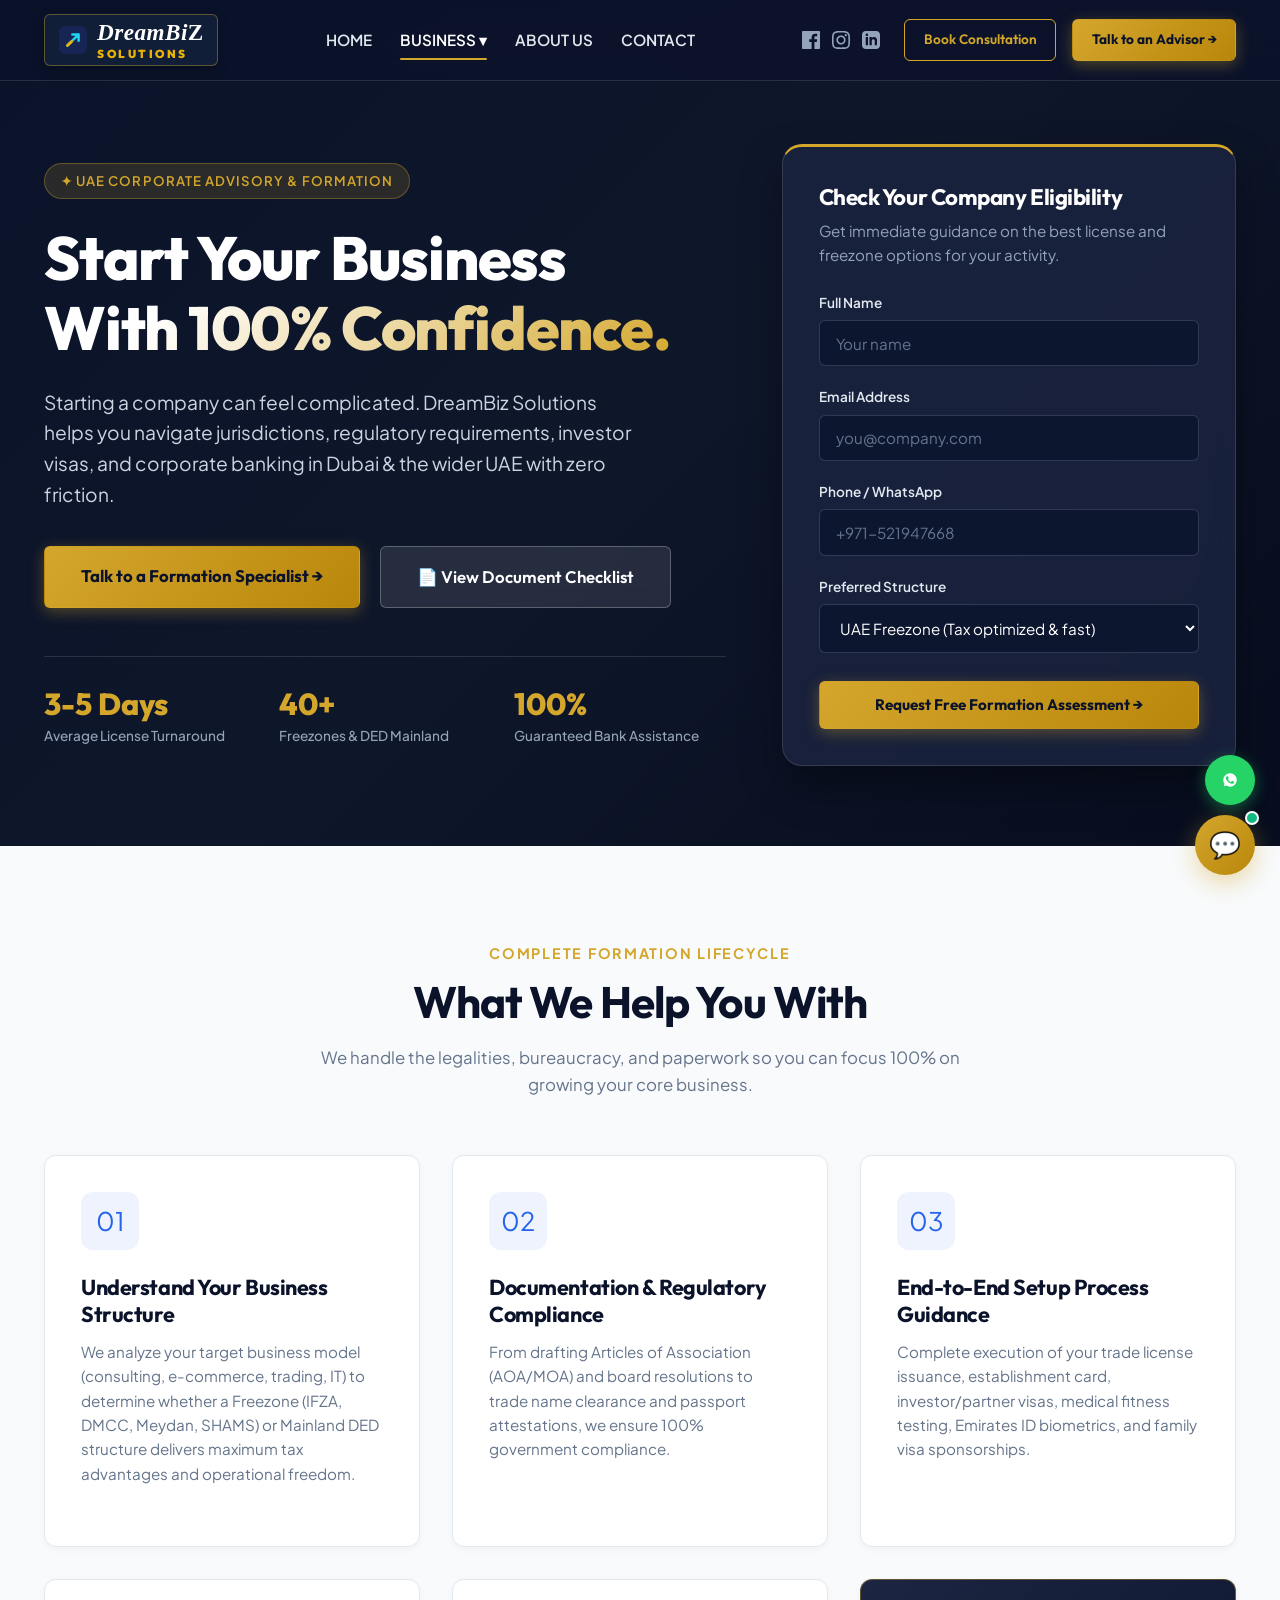
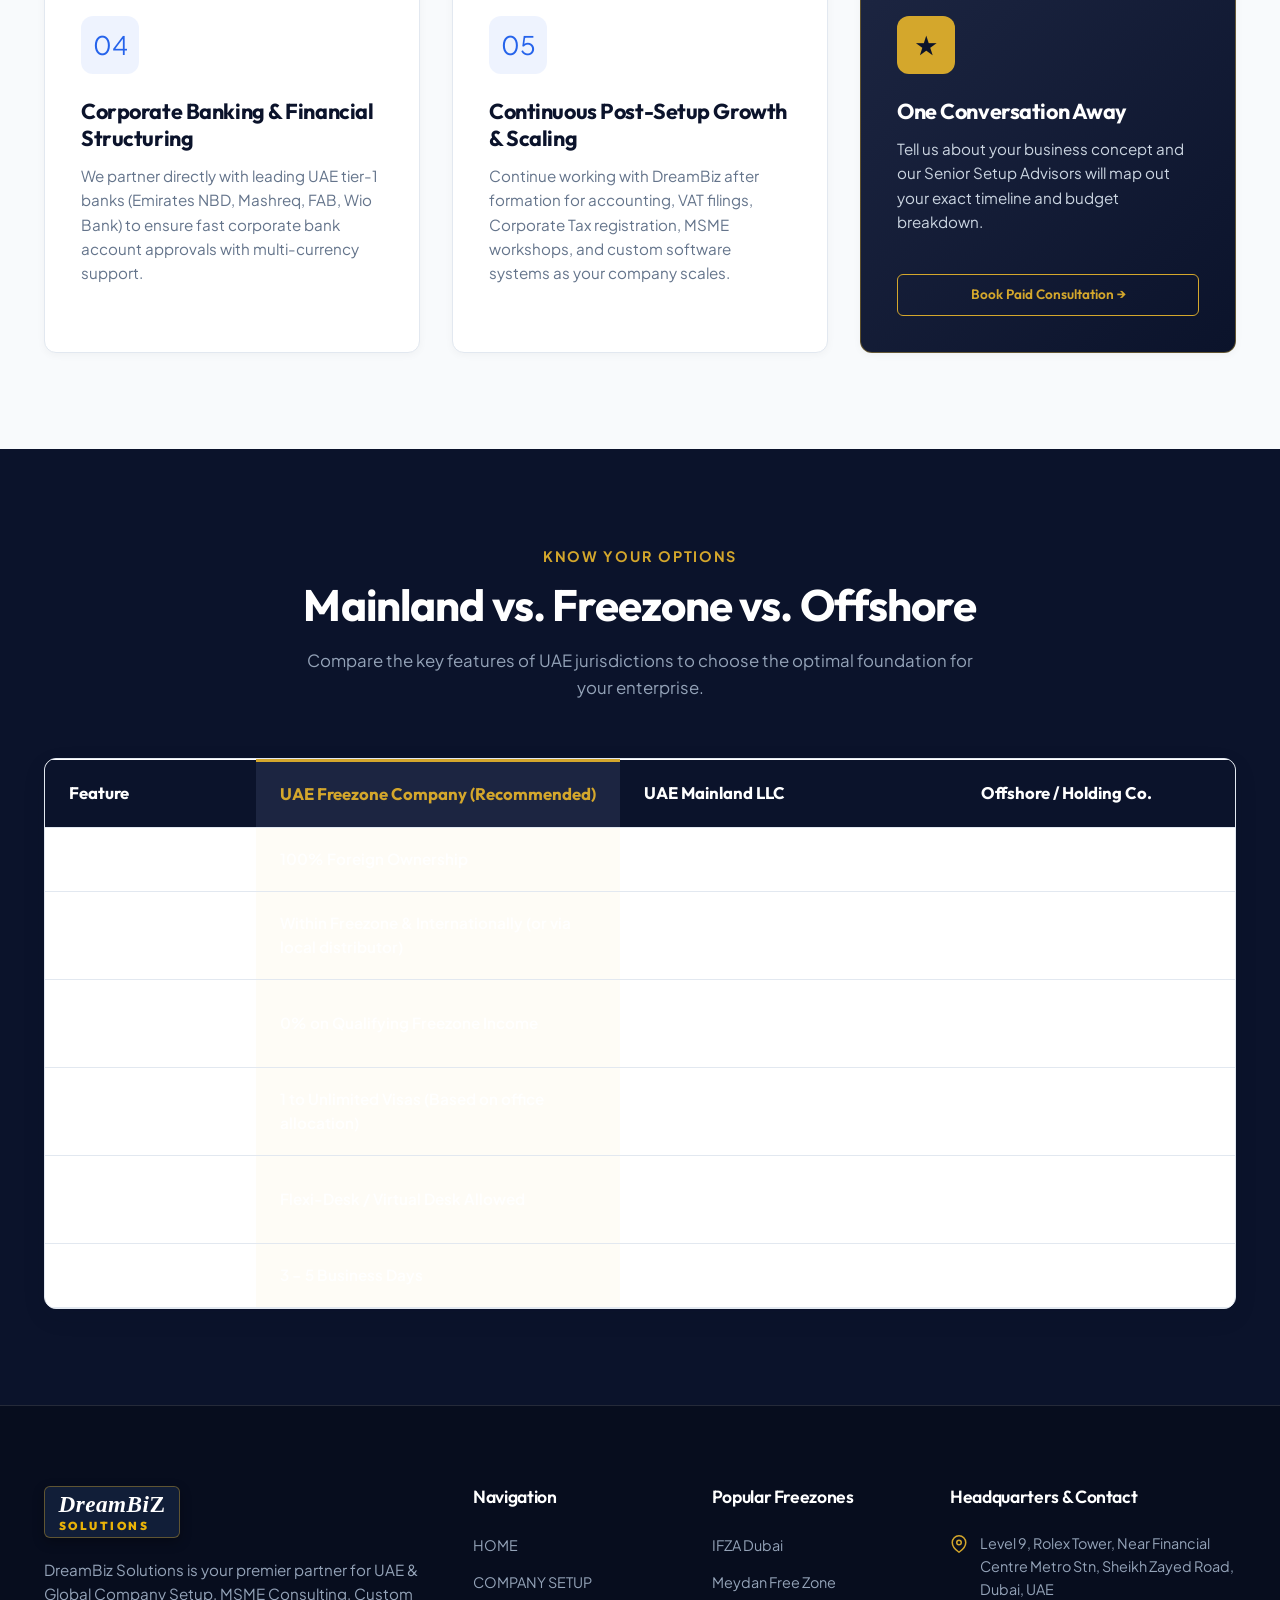
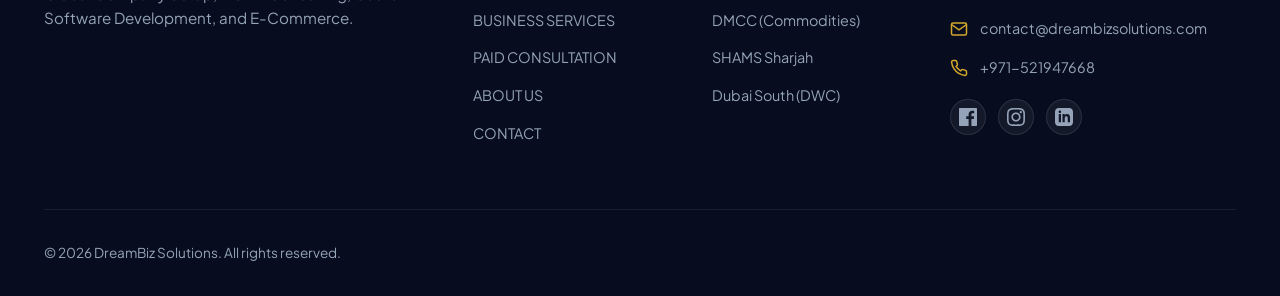
<file: company-setup.html>
<!DOCTYPE html>
<html lang="en">
<head>
  <meta charset="UTF-8">
  <meta name="viewport" content="width=device-width, initial-scale=1.0">
  <title>UAE Company Setup & Formation | DreamBiz Solutions</title>
  <meta name="description" content="Start your business in Dubai & the UAE with 100% foreign ownership. Freezone, Mainland LLC & Offshore company formation, visas, banking & trade licenses.">
  <link rel="stylesheet" href="css/style.css">
  <link rel="stylesheet" href="css/components.css">
  <link rel="stylesheet" href="css/responsive.css">
</head>
<body>

  <!-- ==================== HEADER ==================== -->
  <header class="site-header">
    <div class="container nav-container">
      <a href="index.html" class="brand-logo">
        <div class="brand-logo-badge">
          <svg width="28" height="28" viewBox="0 0 40 40" fill="none" xmlns="http://www.w3.org/2000/svg">
            <rect width="40" height="40" rx="8" fill="#172554"/>
            <path d="M12 28L28 12M28 12H19M28 12V21" stroke="#22D3EE" stroke-width="3.5" stroke-linecap="round" stroke-linejoin="round"/>
            <path d="M12 28L18 22" stroke="#EAB308" stroke-width="4" stroke-linecap="round"/>
          </svg>
          <div class="brand-logo-text">
            <span class="main-text">DreamBi<span class="z-accent">Z</span></span>
            <span class="sub-text">SOLUTIONS</span>
          </div>
        </div>
      </a>

      <ul class="nav-links">
        <li class="nav-item"><a href="index.html">HOME</a></li>
        <li class="nav-item">
          <a href="services.html" class="active">BUSINESS ▾</a>
          <ul class="nav-dropdown">
            <li><a href="company-setup.html">🏢 Company Setup (UAE & Global)</a></li>
            <li><a href="services.html#consulting">📈 MSME & Growth Consulting</a></li>
            <li><a href="services.html#tech">💻 Software & Tech Development</a></li>
            <li><a href="services.html#ecommerce">🛒 E-Commerce & Marketplaces</a></li>
            <li><a href="services.html#hr">👥 HR & Recruitment Staffing</a></li>
            <li><a href="services.html#trade">🌍 Import & Export Advisory</a></li>
          </ul>
        </li>
        <li class="nav-item"><a href="about.html">ABOUT US</a></li>
        <li class="nav-item"><a href="contact.html">CONTACT</a></li>
      </ul>

      <div class="nav-actions">
        <div class="header-social-links">
          <a href="https://www.facebook.com/profile.php?id=61594214320221#" target="_blank" rel="noopener noreferrer" title="Facebook"><svg width="18" height="18" viewBox="0 0 24 24" fill="currentColor"><path d="M22.675 0h-21.35c-.732 0-1.325.593-1.325 1.325v21.351c0 .731.593 1.324 1.325 1.324h11.495v-9.294h-3.128v-3.622h3.128v-2.671c0-3.1 1.893-4.788 4.659-4.788 1.325 0 2.463.099 2.795.143v3.24l-1.918.001c-1.504 0-1.795.715-1.795 1.763v2.313h3.587l-.467 3.622h-3.12v9.293h6.116c.73 0 1.323-.593 1.323-1.325v-21.35c0-.732-.593-1.325-1.325-1.325z"/></svg></a>
          <a href="https://www.instagram.com/dreambiz_with_prachi/" target="_blank" rel="noopener noreferrer" title="Instagram"><svg width="18" height="18" viewBox="0 0 24 24" fill="currentColor"><path d="M12 2.163c3.204 0 3.584.012 4.85.07 3.252.148 4.771 1.691 4.919 4.919.058 1.265.069 1.645.069 4.849 0 3.205-.012 3.584-.069 4.849-.149 3.225-1.664 4.771-4.919 4.919-1.266.058-1.644.07-4.85.07-3.204 0-3.584-.012-4.849-.07-3.26-.149-4.771-1.699-4.919-4.92-.058-1.265-.07-1.644-.07-4.849 0-3.204.013-3.583.07-4.849.149-3.227 1.664-4.771 4.919-4.919 1.266-.057 1.645-.069 4.849-.069zm0-2.163c-3.259 0-3.667.014-4.947.072-4.358.2-6.78 2.618-6.98 6.98-.059 1.281-.073 1.689-.073 4.948 0 3.259.014 3.668.072 4.948.2 4.358 2.618 6.78 6.98 6.98 1.281.058 1.689.072 4.948.072 3.259 0 3.668-.014 4.948-.072 4.354-.2 6.782-2.618 6.979-6.98.059-1.28.073-1.689.073-4.948 0-3.259-.014-3.667-.072-4.947-.196-4.354-2.617-6.78-6.979-6.98-1.281-.059-1.69-.073-4.949-.073zm0 5.838c-3.403 0-6.162 2.759-6.162 6.162s2.759 6.163 6.162 6.163 6.162-2.759 6.162-6.163c0-3.403-2.759-6.162-6.162-6.162zm0 10.162c-2.209 0-4-1.79-4-4 0-2.209 1.791-4 4-4s4 1.791 4 4c0 2.21-1.791 4-4 4zm6.406-11.845c-.796 0-1.441.645-1.441 1.44s.645 1.44 1.441 1.44c.795 0 1.439-.645 1.439-1.44s-.644-1.44-1.439-1.44z"/></svg></a>
          <a href="http://www.linkedin.com/in/dreambiz-solutions99" target="_blank" rel="noopener noreferrer" title="LinkedIn"><svg width="18" height="18" viewBox="0 0 24 24" fill="currentColor"><path d="M19 0h-14c-2.761 0-5 2.239-5 5v14c0 2.761 2.239 5 5 5h14c2.762 0 5-2.239 5-5v-14c0-2.761-2.238-5-5-5zm-11 19h-3v-11h3v11zm-1.5-12.268c-.966 0-1.75-.79-1.75-1.764s.784-1.764 1.75-1.764 1.75.79 1.75 1.764-.783 1.764-1.75 1.764zm13.5 12.268h-3v-5.604c0-3.368-4-3.113-4 0v5.604h-3v-11h3v1.765c1.396-2.586 7-2.777 7 2.476v6.759z"/></svg></a>
        </div>
        <a href="consultation.html" class="btn btn-outline-gold btn-sm btn-consult-nav">Book Consultation</a>
        <a href="#setup-inquiry" class="btn btn-primary btn-sm">Talk to an Advisor →</a>
        <button class="mobile-menu-btn" aria-label="Open Navigation Menu">☰</button>
      </div>
    </div>
  </header>

  <!-- Mobile Drawer -->
  <div class="drawer-backdrop"></div>
  <aside class="mobile-drawer">
    <div>
      <div class="drawer-header">
        <a href="index.html" class="brand-logo">
          <div class="brand-logo-badge">
            <div class="brand-logo-text">
              <span class="main-text">DreamBi<span class="z-accent">Z</span></span>
              <span class="sub-text">SOLUTIONS</span>
            </div>
          </div>
        </a>
        <button class="drawer-close-btn">&times;</button>
      </div>
      <ul class="drawer-links">
        <li><a href="index.html">HOME</a></li>
        <li><a href="company-setup.html" class="active">COMPANY SETUP</a></li>
        <li><a href="services.html">BUSINESS SERVICES</a></li>
        <li><a href="consultation.html">PAID CONSULTATION</a></li>
        <li><a href="about.html">ABOUT US</a></li>
        <li><a href="contact.html">CONTACT</a></li>
      </ul>
    </div>
    <div style="margin-top: 2rem;">
      <a href="#setup-inquiry" class="btn btn-primary" style="width: 100%; margin-bottom: 0.75rem;">Start Setup</a>
      <a href="consultation.html" class="btn btn-secondary" style="width: 100%;">Book Video Consultation</a>
    </div>
  </aside>

  <!-- ==================== HERO ==================== -->
  <section class="hero-section" style="padding: 9rem 0 5rem;">
    <div class="container">
      <div class="hero-inner">
        <div class="hero-content">
          <div class="hero-badge">
            <span class="badge badge-gold">✦ UAE Corporate Advisory & Formation</span>
          </div>
          <h1 class="hero-title">
            Start Your Business<br>
            <span class="highlight">With 100% Confidence.</span>
          </h1>
          <p class="hero-description">
            Starting a company can feel complicated. DreamBiz Solutions helps you navigate jurisdictions, regulatory requirements, investor visas, and corporate banking in Dubai & the wider UAE with zero friction.
          </p>
          <div class="hero-cta-group">
            <a href="#setup-inquiry" class="btn btn-primary btn-lg">Talk to a Formation Specialist →</a>
            <button class="btn btn-secondary btn-lg" data-open-modal="checklist-modal">📄 View Document Checklist</button>
          </div>

          <div class="hero-stats-row">
            <div class="stat-item">
              <div class="stat-num">3-5 Days</div>
              <div class="stat-label">Average License Turnaround</div>
            </div>
            <div class="stat-item">
              <div class="stat-num">40+</div>
              <div class="stat-label">Freezones & DED Mainland</div>
            </div>
            <div class="stat-item">
              <div class="stat-num">100%</div>
              <div class="stat-label">Guaranteed Bank Assistance</div>
            </div>
          </div>
        </div>

        <!-- Right: Formation Inbound Form -->
        <div class="hero-card" id="setup-inquiry">
          <h3>Check Your Company Eligibility</h3>
          <p>Get immediate guidance on the best license and freezone options for your activity.</p>
          <form data-lead-form>
            <div class="form-group">
              <label class="form-label">Full Name</label>
              <input type="text" class="form-control" placeholder="Your name" required>
            </div>
            <div class="form-group">
              <label class="form-label">Email Address</label>
              <input type="email" class="form-control" placeholder="you@company.com" required>
            </div>
            <div class="form-group">
              <label class="form-label">Phone / WhatsApp</label>
              <input type="tel" class="form-control" placeholder="+971-521947668" required>
            </div>
            <div class="form-group">
              <label class="form-label">Preferred Structure</label>
              <select class="form-select" required>
                <option value="freezone">UAE Freezone (Tax optimized & fast)</option>
                <option value="mainland">UAE Mainland LLC (Local UAE market access)</option>
                <option value="offshore">Offshore / Holding Entity</option>
                <option value="not-sure">I Need Guidance from DreamBiz</option>
              </select>
            </div>
            <button type="submit" class="btn btn-primary" style="width: 100%; margin-top: 0.5rem;">
              Request Free Formation Assessment →
            </button>
          </form>
        </div>
      </div>
    </div>
  </section>

  <!-- ==================== WHAT WE HELP YOU WITH (5 PILLARS) ==================== -->
  <section class="section-padding">
    <div class="container">
      <div class="section-header">
        <span class="sub-title">Complete Formation Lifecycle</span>
        <h2>What We Help You With</h2>
        <p>We handle the legalities, bureaucracy, and paperwork so you can focus 100% on growing your core business.</p>
      </div>

      <div class="services-grid" style="grid-template-columns: repeat(auto-fit, minmax(300px, 1fr));">
        <div class="service-card">
          <div class="service-icon-box">01</div>
          <h3>Understand Your Business Structure</h3>
          <p>We analyze your target business model (consulting, e-commerce, trading, IT) to determine whether a Freezone (IFZA, DMCC, Meydan, SHAMS) or Mainland DED structure delivers maximum tax advantages and operational freedom.</p>
        </div>

        <div class="service-card">
          <div class="service-icon-box">02</div>
          <h3>Documentation & Regulatory Compliance</h3>
          <p>From drafting Articles of Association (AOA/MOA) and board resolutions to trade name clearance and passport attestations, we ensure 100% government compliance.</p>
        </div>

        <div class="service-card">
          <div class="service-icon-box">03</div>
          <h3>End-to-End Setup Process Guidance</h3>
          <p>Complete execution of your trade license issuance, establishment card, investor/partner visas, medical fitness testing, Emirates ID biometrics, and family visa sponsorships.</p>
        </div>

        <div class="service-card">
          <div class="service-icon-box">04</div>
          <h3>Corporate Banking & Financial Structuring</h3>
          <p>We partner directly with leading UAE tier-1 banks (Emirates NBD, Mashreq, FAB, Wio Bank) to ensure fast corporate bank account approvals with multi-currency support.</p>
        </div>

        <div class="service-card">
          <div class="service-icon-box">05</div>
          <h3>Continuous Post-Setup Growth & Scaling</h3>
          <p>Continue working with DreamBiz after formation for accounting, VAT filings, Corporate Tax registration, MSME workshops, and custom software systems as your company scales.</p>
        </div>

        <div class="service-card" style="background: linear-gradient(135deg, var(--secondary-dark), var(--primary-dark)); border-color: var(--border-gold);">
          <div class="service-icon-box" style="background: var(--accent-gold); color: #0B132B;">★</div>
          <h3 style="color:#FFF;">One Conversation Away</h3>
          <p style="color:#CBD5E1;">Tell us about your business concept and our Senior Setup Advisors will map out your exact timeline and budget breakdown.</p>
          <a href="consultation.html" class="btn btn-outline-gold btn-sm" style="margin-top: 1rem;">Book Paid Consultation →</a>
        </div>
      </div>
    </div>
  </section>

  <!-- ==================== JURISDICTION COMPARISON TABLE ==================== -->
  <section class="section-padding bg-dark-section">
    <div class="container">
      <div class="section-header">
        <span class="sub-title">Know Your Options</span>
        <h2>Mainland vs. Freezone vs. Offshore</h2>
        <p>Compare the key features of UAE jurisdictions to choose the optimal foundation for your enterprise.</p>
      </div>

      <div class="table-wrapper">
        <table class="comparison-table">
          <thead>
            <tr>
              <th>Feature</th>
              <th class="highlight">UAE Freezone Company (Recommended)</th>
              <th>UAE Mainland LLC</th>
              <th>Offshore / Holding Co.</th>
            </tr>
          </thead>
          <tbody>
            <tr>
              <td><strong>Foreign Ownership</strong></td>
              <td class="highlight">100% Foreign Ownership</td>
              <td>100% Foreign Ownership (Commercial)</td>
              <td>100% Foreign Ownership</td>
            </tr>
            <tr>
              <td><strong>Local Market Trading</strong></td>
              <td class="highlight">Within Freezone & Internationally (or via local distributor)</td>
              <td>Anywhere across UAE Mainland & Government tenders</td>
              <td>International only (No UAE domestic trade)</td>
            </tr>
            <tr>
              <td><strong>Corporate Tax (Qualifying)</strong></td>
              <td class="highlight">0% on Qualifying Freezone Income</td>
              <td>9% on Net Profit > AED 375,000</td>
              <td>0% (Non-resident tax treatment)</td>
            </tr>
            <tr>
              <td><strong>Residency & Investor Visas</strong></td>
              <td class="highlight">1 to Unlimited Visas (Based on office allocation)</td>
              <td>Unlimited (Based on office sq. footage)</td>
              <td>No Visas Issued</td>
            </tr>
            <tr>
              <td><strong>Office Space Requirement</strong></td>
              <td class="highlight">Flexi-Desk / Virtual Desk Allowed</td>
              <td>Physical Office / Ejari Required</td>
              <td>Registered Agent Address Only</td>
            </tr>
            <tr>
              <td><strong>Setup Timeframe</strong></td>
              <td class="highlight">3 – 5 Business Days</td>
              <td>5 – 7 Business Days</td>
              <td>7 – 10 Business Days</td>
            </tr>
          </tbody>
        </table>
      </div>
    </div>
  </section>

  <!-- ==================== FOOTER ==================== -->
  <footer class="site-footer">
    <div class="container">
      <div class="footer-grid">
        <div class="footer-brand">
          <a href="index.html" class="brand-logo">
            <div class="brand-logo-badge">
              <div class="brand-logo-text">
                <span class="main-text">DreamBi<span class="z-accent">Z</span></span>
                <span class="sub-text">SOLUTIONS</span>
              </div>
            </div>
          </a>
          <p>DreamBiz Solutions is your premier partner for UAE & Global Company Setup, MSME Consulting, Custom Software Development, and E-Commerce.</p>
        </div>
        <div>
          <h4 class="footer-title">Navigation</h4>
          <ul class="footer-links">
            <li><a href="index.html">HOME</a></li>
            <li><a href="company-setup.html">COMPANY SETUP</a></li>
            <li><a href="services.html">BUSINESS SERVICES</a></li>
            <li><a href="consultation.html">PAID CONSULTATION</a></li>
            <li><a href="about.html">ABOUT US</a></li>
            <li><a href="contact.html">CONTACT</a></li>
          </ul>
        </div>
        <div>
          <h4 class="footer-title">Popular Freezones</h4>
          <ul class="footer-links">
            <li><a href="#">IFZA Dubai</a></li>
            <li><a href="#">Meydan Free Zone</a></li>
            <li><a href="#">DMCC (Commodities)</a></li>
            <li><a href="#">SHAMS Sharjah</a></li>
            <li><a href="#">Dubai South (DWC)</a></li>
          </ul>
        </div>
        <div>
          <h4 class="footer-title">Headquarters & Contact</h4>
          <div class="footer-contact-item">
            <svg width="18" height="18" viewBox="0 0 24 24" fill="none" stroke="currentColor" stroke-width="2"><path d="M21 10c0 7-9 13-9 13s-9-6-9-13a9 9 0 0 1 18 0z"></path><circle cx="12" cy="10" r="3"></circle></svg>
            <span>Level 9, Rolex Tower, Near Financial Centre Metro Stn, Sheikh Zayed Road, Dubai, UAE</span>
          </div>
          <div class="footer-contact-item">
            <svg width="18" height="18" viewBox="0 0 24 24" fill="none" stroke="currentColor" stroke-width="2"><path d="M4 4h16c1.1 0 2 .9 2 2v12c0 1.1-.9 2-2 2H4c-1.1 0-2-.9-2-2V6c0-1.1.9-2 2-2z"></path><polyline points="22,6 12,13 2,6"></polyline></svg>
            <a href="mailto:contact@dreambizsolutions.com" style="color: inherit;">contact@dreambizsolutions.com</a>
          </div>
          <div class="footer-contact-item">
            <svg width="18" height="18" viewBox="0 0 24 24" fill="none" stroke="currentColor" stroke-width="2"><path d="M22 16.92v3a2 2 0 0 1-2.18 2 19.79 19.79 0 0 1-8.63-3.07 19.5 19.5 0 0 1-6-6 19.79 19.79 0 0 1-3.07-8.67A2 2 0 0 1 4.11 2h3a2 2 0 0 1 2 1.72 12.84 12.84 0 0 0 .7 2.81 2 2 0 0 1-.45 2.11L8.09 9.91a16 16 0 0 0 6 6l1.27-1.27a2 2 0 0 1 2.11-.45 12.84 12.84 0 0 0 2.81.7A2 2 0 0 1 22 16.92z"></path></svg>
            <a href="tel:+971521947668" style="color: inherit;">+971-521947668</a>
          </div>
          <div class="footer-social-links">
            <a href="https://www.facebook.com/profile.php?id=61594214320221#" target="_blank" rel="noopener noreferrer" title="Facebook"><svg width="18" height="18" viewBox="0 0 24 24" fill="currentColor"><path d="M22.675 0h-21.35c-.732 0-1.325.593-1.325 1.325v21.351c0 .731.593 1.324 1.325 1.324h11.495v-9.294h-3.128v-3.622h3.128v-2.671c0-3.1 1.893-4.788 4.659-4.788 1.325 0 2.463.099 2.795.143v3.24l-1.918.001c-1.504 0-1.795.715-1.795 1.763v2.313h3.587l-.467 3.622h-3.12v9.293h6.116c.73 0 1.323-.593 1.323-1.325v-21.35c0-.732-.593-1.325-1.325-1.325z"/></svg></a>
            <a href="https://www.instagram.com/dreambiz_with_prachi/" target="_blank" rel="noopener noreferrer" title="Instagram"><svg width="18" height="18" viewBox="0 0 24 24" fill="currentColor"><path d="M12 2.163c3.204 0 3.584.012 4.85.07 3.252.148 4.771 1.691 4.919 4.919.058 1.265.069 1.645.069 4.849 0 3.205-.012 3.584-.069 4.849-.149 3.225-1.664 4.771-4.919 4.919-1.266.058-1.644.07-4.85.07-3.204 0-3.584-.012-4.849-.07-3.26-.149-4.771-1.699-4.919-4.92-.058-1.265-.07-1.644-.07-4.849 0-3.204.013-3.583.07-4.849.149-3.227 1.664-4.771 4.919-4.919 1.266-.057 1.645-.069 4.849-.069zm0-2.163c-3.259 0-3.667.014-4.947.072-4.358.2-6.78 2.618-6.98 6.98-.059 1.281-.073 1.689-.073 4.948 0 3.259.014 3.668.072 4.948.2 4.358 2.618 6.78 6.98 6.98 1.281.058 1.689.072 4.948.072 3.259 0 3.668-.014 4.948-.072 4.354-.2 6.782-2.618 6.979-6.98.059-1.28.073-1.689.073-4.948 0-3.259-.014-3.667-.072-4.947-.196-4.354-2.617-6.78-6.979-6.98-1.281-.059-1.69-.073-4.949-.073zm0 5.838c-3.403 0-6.162 2.759-6.162 6.162s2.759 6.163 6.162 6.163 6.162-2.759 6.162-6.163c0-3.403-2.759-6.162-6.162-6.162zm0 10.162c-2.209 0-4-1.79-4-4 0-2.209 1.791-4 4-4s4 1.791 4 4c0 2.21-1.791 4-4 4zm6.406-11.845c-.796 0-1.441.645-1.441 1.44s.645 1.44 1.441 1.44c.795 0 1.439-.645 1.439-1.44s-.644-1.44-1.439-1.44z"/></svg></a>
            <a href="http://www.linkedin.com/in/dreambiz-solutions99" target="_blank" rel="noopener noreferrer" title="LinkedIn"><svg width="18" height="18" viewBox="0 0 24 24" fill="currentColor"><path d="M19 0h-14c-2.761 0-5 2.239-5 5v14c0 2.761 2.239 5 5 5h14c2.762 0 5-2.239 5-5v-14c0-2.761-2.238-5-5-5zm-11 19h-3v-11h3v11zm-1.5-12.268c-.966 0-1.75-.79-1.75-1.764s.784-1.764 1.75-1.764 1.75.79 1.75 1.764-.783 1.764-1.75 1.764zm13.5 12.268h-3v-5.604c0-3.368-4-3.113-4 0v5.604h-3v-11h3v1.765c1.396-2.586 7-2.777 7 2.476v6.759z"/></svg></a>
          </div>
        </div>
      </div>
      <div class="footer-bottom">
        <div>© 2026 DreamBiz Solutions. All rights reserved.</div>
      </div>
    </div>
  </footer>

  <!-- ==================== DOCUMENT CHECKLIST MODAL ==================== -->
  <div class="modal-overlay" id="checklist-modal">
    <div class="modal-box">
      <div class="modal-header">
        <h3>UAE Formation Document Checklist</h3>
        <button class="modal-close-btn">&times;</button>
      </div>
      <div class="modal-body">
        <h4 style="margin-bottom: 0.75rem; color: var(--primary-dark);">For Individual Shareholders:</h4>
        <ul style="margin-left: 1.5rem; margin-bottom: 1.5rem; color: var(--text-muted); font-size: 0.95rem; line-height: 1.8;">
          <li>Valid Passport Copy (minimum 6 months validity)</li>
          <li>UAE Entry Stamp or Visit Visa copy (if in UAE)</li>
          <li>Passport Size Photo with white background</li>
          <li>3 Suggested Company Trade Names</li>
          <li>Brief Description of Business Activity</li>
        </ul>

        <h4 style="margin-bottom: 0.75rem; color: var(--primary-dark);">For Corporate / Holding Shareholders:</h4>
        <ul style="margin-left: 1.5rem; margin-bottom: 1.5rem; color: var(--text-muted); font-size: 0.95rem; line-height: 1.8;">
          <li>Certificate of Incorporation (Attested)</li>
          <li>Memorandum & Articles of Association (MOA/AOA)</li>
          <li>Board Resolution approving the UAE subsidiary</li>
          <li>Power of Attorney for authorized signatory</li>
        </ul>

        <div style="text-align: center; margin-top: 1.5rem;">
          <a href="#setup-inquiry" class="btn btn-primary" data-close-modal style="width: 100%;">Proceed With Setup →</a>
        </div>
      </div>
    </div>
  </div>

  <!-- AI Chatbot & WhatsApp -->
  <button class="chatbot-toggle-btn" aria-label="Open AI Advisor">💬<span class="chatbot-toggle-badge"></span></button>
  <div class="chatbot-window">
    <div class="chatbot-header">
      <div class="chatbot-header-info">
        <div class="chatbot-avatar">DB</div>
        <div class="chatbot-title">
          <h4>DreamBiz AI Advisor</h4>
          <span>Active Specialist</span>
        </div>
      </div>
      <button class="chatbot-close-btn">&times;</button>
    </div>
    <div class="chatbot-messages">
      <div class="chat-bubble bot">
        Hi! Ask me anything about UAE Company Setup, Freezones vs Mainland, or license costs!
      </div>
    </div>
    <div class="chatbot-input-bar">
      <input type="text" id="chatbot-input" placeholder="Type your setup question...">
      <button id="chatbot-send" class="chatbot-send-btn">➤</button>
    </div>
  </div>

  <a href="https://wa.me/971521947668?text=Hello%20DreamBiz%20Solutions,%20I%20want%20to%20set%20up%20a%20company." target="_blank" class="whatsapp-float-btn">
    <svg width="28" height="28" viewBox="0 0 24 24" fill="currentColor"><path d="M12.031 6.172c-3.181 0-5.767 2.586-5.768 5.766-.001 1.298.38 2.27 1.019 3.287l-.582 2.128 2.182-.573c.978.58 1.911.928 3.145.929 3.178 0 5.767-2.587 5.768-5.766.001-3.187-2.575-5.771-5.764-5.771zm3.392 8.244c-.144.405-.837.774-1.17.824-.299.045-.677.063-1.092-.069-.252-.08-.575-.187-.988-.365-1.739-.751-2.874-2.502-2.961-2.617-.087-.116-.708-.94-.708-1.793s.448-1.273.607-1.446c.159-.173.346-.217.462-.217l.332.006c.106.005.249-.04.39.298.144.347.491 1.2.534 1.287.043.087.072.188.014.304-.058.116-.087.188-.173.289l-.26.304c-.087.086-.177.18-.076.354.101.174.449.741.964 1.2.662.589 1.221.77 1.394.857.173.086.275.072.376-.044.101-.116.433-.506.549-.68.116-.173.231-.145.39-.087s1.011.477 1.184.564.289.13.332.202c.043.073.043.419-.101.824z"/></svg>
  </a>

  <script src="js/main.js"></script>
  <script src="js/chatbot.js"></script>
</body>
</html>
</file>
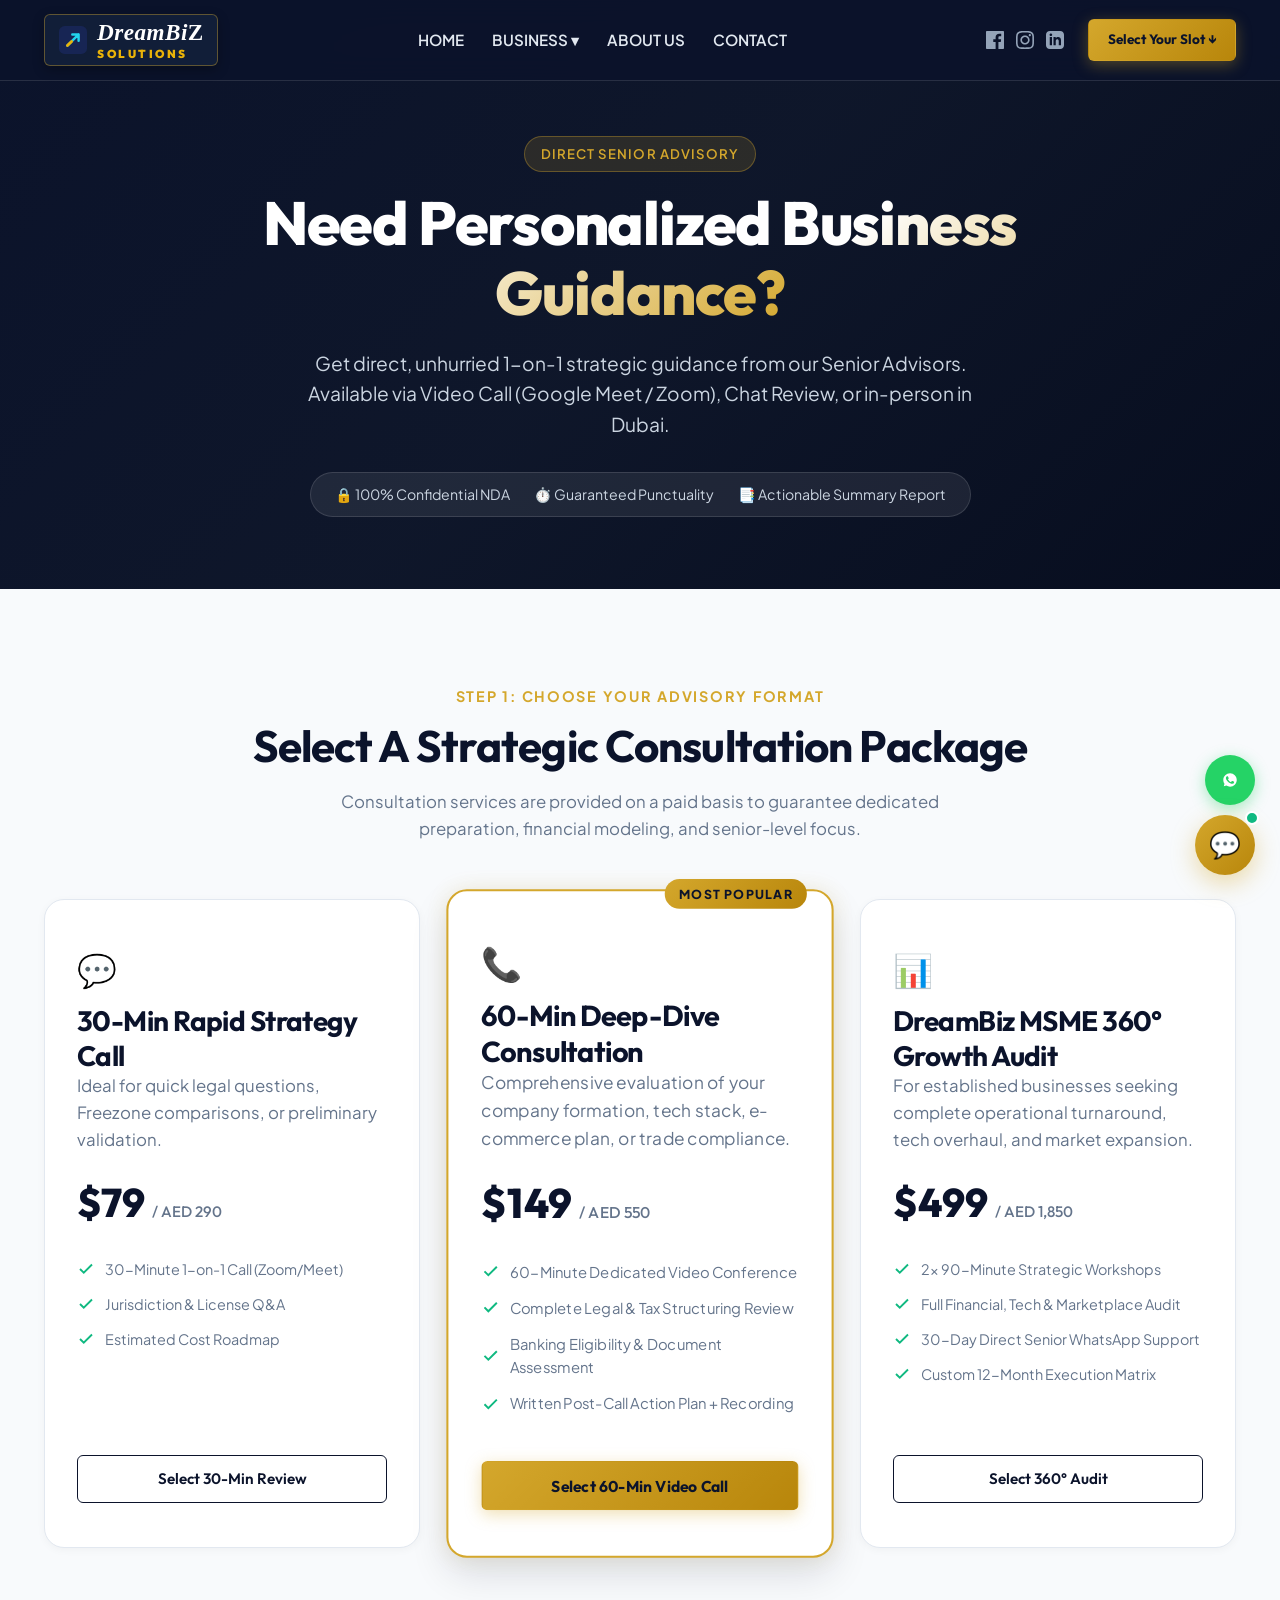
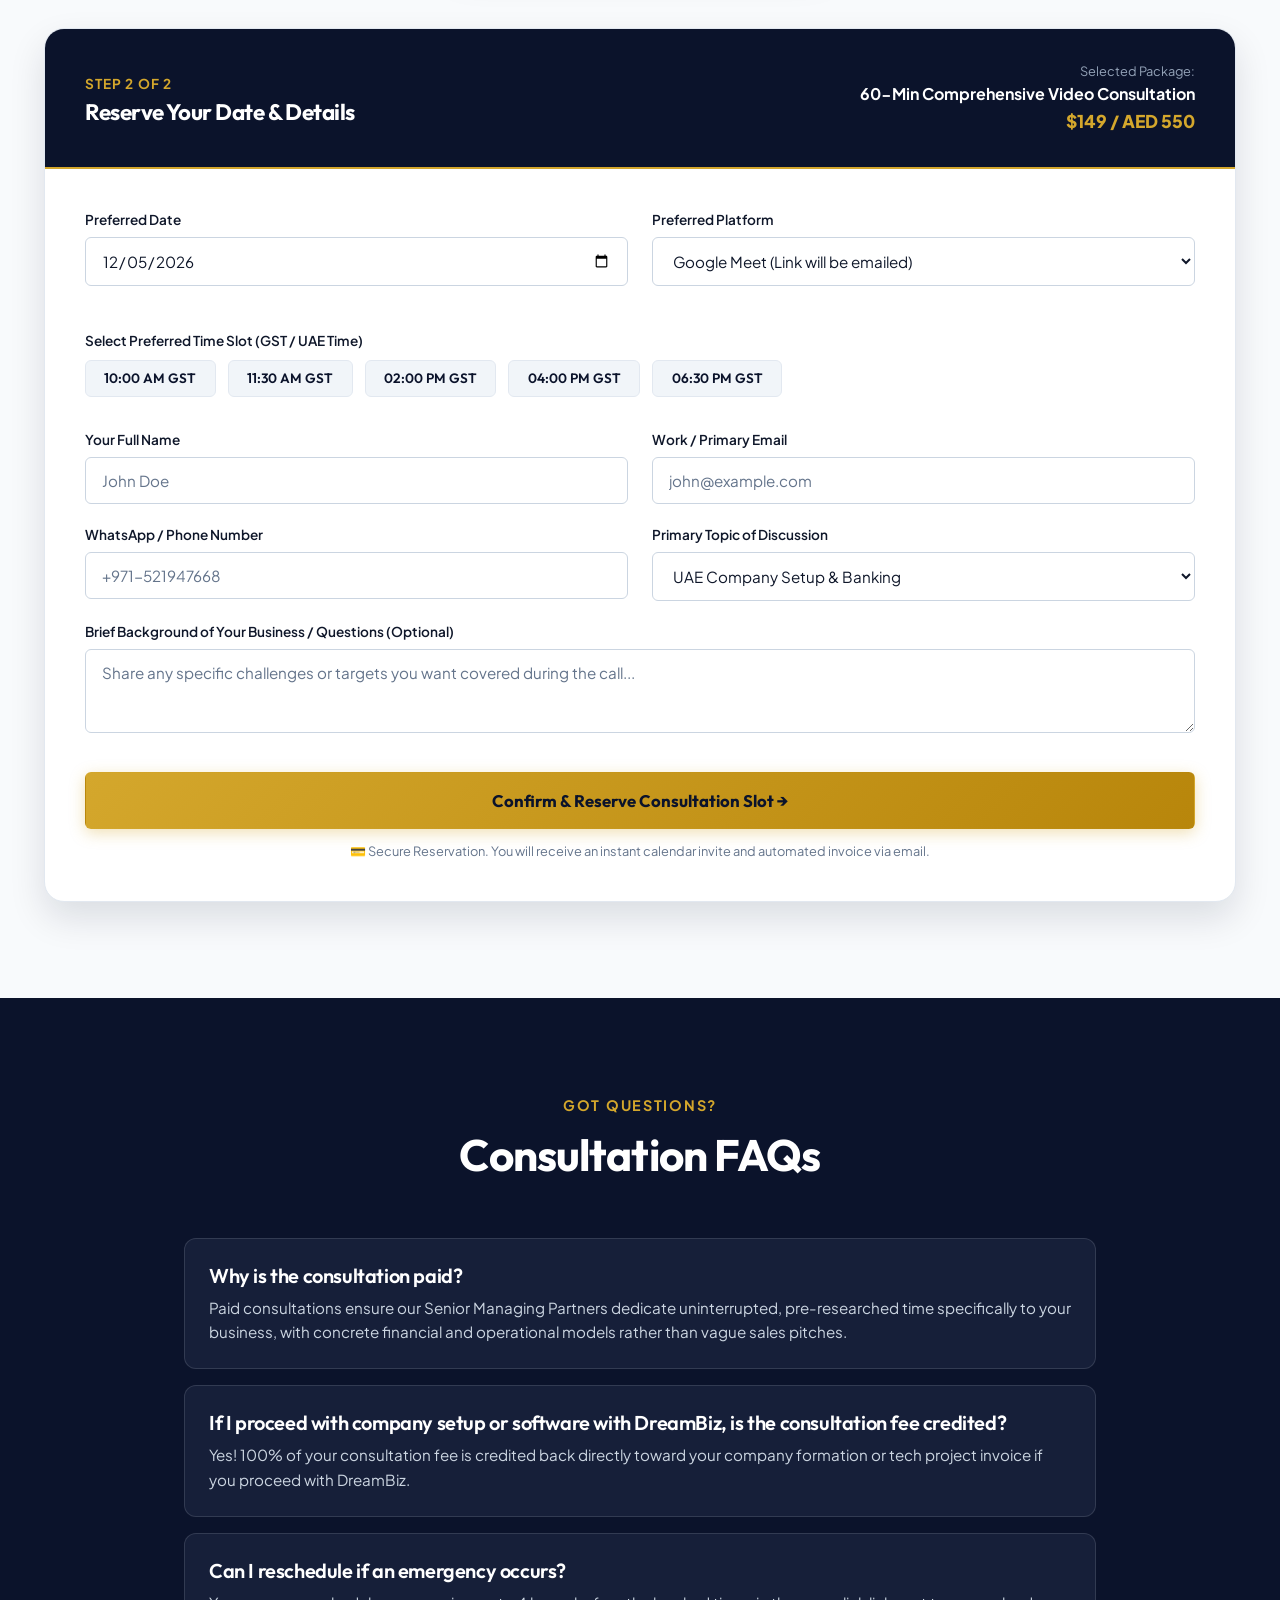
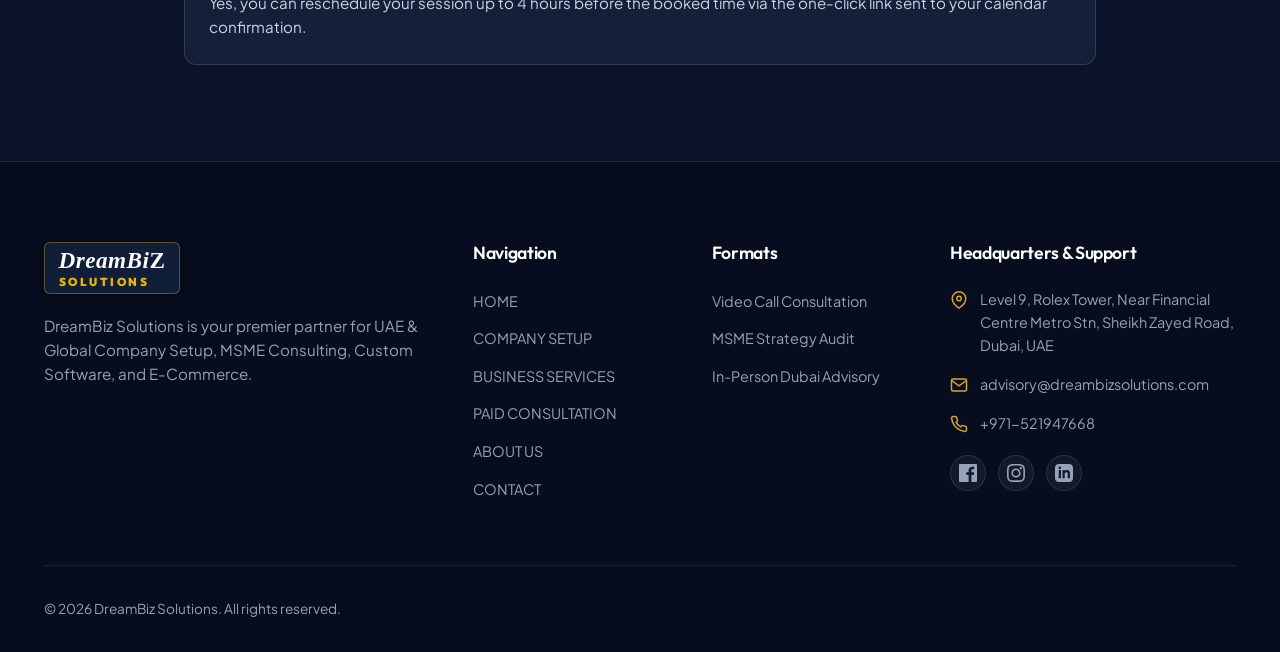
<file: consultation.html>
<!DOCTYPE html>
<html lang="en">
<head>
  <meta charset="UTF-8">
  <meta name="viewport" content="width=device-width, initial-scale=1.0">
  <title>Book 1-on-1 Paid Consultation | DreamBiz Solutions</title>
  <meta name="description" content="Schedule a dedicated 1-on-1 strategic consultation with Senior Business, Setup, and Technology Advisors at DreamBiz Solutions.">
  <link rel="stylesheet" href="css/style.css">
  <link rel="stylesheet" href="css/components.css">
  <link rel="stylesheet" href="css/responsive.css">
</head>
<body>

  <!-- ==================== HEADER ==================== -->
  <header class="site-header">
    <div class="container nav-container">
      <a href="index.html" class="brand-logo">
        <div class="brand-logo-badge">
          <svg width="28" height="28" viewBox="0 0 40 40" fill="none" xmlns="http://www.w3.org/2000/svg">
            <rect width="40" height="40" rx="8" fill="#172554"/>
            <path d="M12 28L28 12M28 12H19M28 12V21" stroke="#22D3EE" stroke-width="3.5" stroke-linecap="round" stroke-linejoin="round"/>
            <path d="M12 28L18 22" stroke="#EAB308" stroke-width="4" stroke-linecap="round"/>
          </svg>
          <div class="brand-logo-text">
            <span class="main-text">DreamBi<span class="z-accent">Z</span></span>
            <span class="sub-text">SOLUTIONS</span>
          </div>
        </div>
      </a>

      <ul class="nav-links">
        <li class="nav-item"><a href="index.html">HOME</a></li>
        <li class="nav-item">
          <a href="services.html">BUSINESS ▾</a>
          <ul class="nav-dropdown">
            <li><a href="company-setup.html">🏢 Company Setup (UAE & Global)</a></li>
            <li><a href="services.html#consulting">📈 MSME & Growth Consulting</a></li>
            <li><a href="services.html#tech">💻 Software & Tech Development</a></li>
            <li><a href="services.html#ecommerce">🛒 E-Commerce & Marketplaces</a></li>
            <li><a href="services.html#hr">👥 HR & Recruitment Staffing</a></li>
            <li><a href="services.html#trade">🌍 Import & Export Advisory</a></li>
          </ul>
        </li>
        <li class="nav-item"><a href="about.html">ABOUT US</a></li>
        <li class="nav-item"><a href="contact.html">CONTACT</a></li>
      </ul>

      <div class="nav-actions">
        <div class="header-social-links">
          <a href="https://www.facebook.com/profile.php?id=61594214320221#" target="_blank" rel="noopener noreferrer" title="Facebook"><svg width="18" height="18" viewBox="0 0 24 24" fill="currentColor"><path d="M22.675 0h-21.35c-.732 0-1.325.593-1.325 1.325v21.351c0 .731.593 1.324 1.325 1.324h11.495v-9.294h-3.128v-3.622h3.128v-2.671c0-3.1 1.893-4.788 4.659-4.788 1.325 0 2.463.099 2.795.143v3.24l-1.918.001c-1.504 0-1.795.715-1.795 1.763v2.313h3.587l-.467 3.622h-3.12v9.293h6.116c.73 0 1.323-.593 1.323-1.325v-21.35c0-.732-.593-1.325-1.325-1.325z"/></svg></a>
          <a href="https://www.instagram.com/dreambiz_with_prachi/" target="_blank" rel="noopener noreferrer" title="Instagram"><svg width="18" height="18" viewBox="0 0 24 24" fill="currentColor"><path d="M12 2.163c3.204 0 3.584.012 4.85.07 3.252.148 4.771 1.691 4.919 4.919.058 1.265.069 1.645.069 4.849 0 3.205-.012 3.584-.069 4.849-.149 3.225-1.664 4.771-4.919 4.919-1.266.058-1.644.07-4.85.07-3.204 0-3.584-.012-4.849-.07-3.26-.149-4.771-1.699-4.919-4.92-.058-1.265-.07-1.644-.07-4.849 0-3.204.013-3.583.07-4.849.149-3.227 1.664-4.771 4.919-4.919 1.266-.057 1.645-.069 4.849-.069zm0-2.163c-3.259 0-3.667.014-4.947.072-4.358.2-6.78 2.618-6.98 6.98-.059 1.281-.073 1.689-.073 4.948 0 3.259.014 3.668.072 4.948.2 4.358 2.618 6.78 6.98 6.98 1.281.058 1.689.072 4.948.072 3.259 0 3.668-.014 4.948-.072 4.354-.2 6.782-2.618 6.979-6.98.059-1.28.073-1.689.073-4.948 0-3.259-.014-3.667-.072-4.947-.196-4.354-2.617-6.78-6.979-6.98-1.281-.059-1.69-.073-4.949-.073zm0 5.838c-3.403 0-6.162 2.759-6.162 6.162s2.759 6.163 6.162 6.163 6.162-2.759 6.162-6.163c0-3.403-2.759-6.162-6.162-6.162zm0 10.162c-2.209 0-4-1.79-4-4 0-2.209 1.791-4 4-4s4 1.791 4 4c0 2.21-1.791 4-4 4zm6.406-11.845c-.796 0-1.441.645-1.441 1.44s.645 1.44 1.441 1.44c.795 0 1.439-.645 1.439-1.44s-.644-1.44-1.439-1.44z"/></svg></a>
          <a href="http://www.linkedin.com/in/dreambiz-solutions99" target="_blank" rel="noopener noreferrer" title="LinkedIn"><svg width="18" height="18" viewBox="0 0 24 24" fill="currentColor"><path d="M19 0h-14c-2.761 0-5 2.239-5 5v14c0 2.761 2.239 5 5 5h14c2.762 0 5-2.239 5-5v-14c0-2.761-2.238-5-5-5zm-11 19h-3v-11h3v11zm-1.5-12.268c-.966 0-1.75-.79-1.75-1.764s.784-1.764 1.75-1.764 1.75.79 1.75 1.764-.783 1.764-1.75 1.764zm13.5 12.268h-3v-5.604c0-3.368-4-3.113-4 0v5.604h-3v-11h3v1.765c1.396-2.586 7-2.777 7 2.476v6.759z"/></svg></a>
        </div>
        <a href="#booking-app" class="btn btn-primary btn-sm">Select Your Slot ↓</a>
        <button class="mobile-menu-btn" aria-label="Open Navigation Menu">☰</button>
      </div>
    </div>
  </header>

  <!-- Mobile Drawer -->
  <div class="drawer-backdrop"></div>
  <aside class="mobile-drawer">
    <div>
      <div class="drawer-header">
        <a href="index.html" class="brand-logo">
          <div class="brand-logo-badge">
            <div class="brand-logo-text">
              <span class="main-text">DreamBi<span class="z-accent">Z</span></span>
              <span class="sub-text">SOLUTIONS</span>
            </div>
          </div>
        </a>
        <button class="drawer-close-btn">&times;</button>
      </div>
      <ul class="drawer-links">
        <li><a href="index.html">HOME</a></li>
        <li><a href="company-setup.html">COMPANY SETUP</a></li>
        <li><a href="services.html">BUSINESS SERVICES</a></li>
        <li><a href="consultation.html" class="active">PAID CONSULTATION</a></li>
        <li><a href="about.html">ABOUT US</a></li>
        <li><a href="contact.html">CONTACT</a></li>
      </ul>
    </div>
    <div style="margin-top: 2rem;">
      <a href="#booking-app" class="btn btn-primary" style="width: 100%;">Book Video Consultation</a>
    </div>
  </aside>

  <!-- ==================== HERO ==================== -->
  <section class="hero-section" style="padding: 8.5rem 0 4.5rem; min-height: 50vh;">
    <div class="container" style="text-align: center;">
      <span class="badge badge-gold" style="margin-bottom: 1rem;">Direct Senior Advisory</span>
      <h1 class="hero-title" style="max-width: 850px; margin: 0 auto 1.25rem;">
        Need Personalized <span class="highlight">Business Guidance?</span>
      </h1>
      <p class="hero-description" style="max-width: 720px; margin: 0 auto 2rem;">
        Get direct, unhurried 1-on-1 strategic guidance from our Senior Advisors. Available via Video Call (Google Meet / Zoom), Chat Review, or in-person in Dubai.
      </p>
      <div style="display: inline-flex; align-items: center; gap: 1.5rem; background: rgba(255, 255, 255, 0.08); padding: 0.65rem 1.5rem; border-radius: var(--radius-full); font-size: 0.885rem; color: #CBD5E1; border: 1px solid var(--border-dark);">
        <span>🔒 100% Confidential NDA</span>
        <span>⏱️ Guaranteed Punctuality</span>
        <span>📑 Actionable Summary Report</span>
      </div>
    </div>
  </section>

  <!-- ==================== CONSULTATION PACKAGES & BOOKING WIZARD ==================== -->
  <section class="section-padding" id="booking-app">
    <div class="container">
      <div class="section-header">
        <span class="sub-title">Step 1: Choose Your Advisory Format</span>
        <h2>Select A Strategic Consultation Package</h2>
        <p>Consultation services are provided on a paid basis to guarantee dedicated preparation, financial modeling, and senior-level focus.</p>
      </div>

      <!-- Pricing / Package Cards -->
      <div class="pricing-grid">
        <!-- Package 1 -->
        <div class="pricing-card" data-package="chat-30" data-package-name="30-Min Rapid Strategic Review" data-package-price="$79 / AED 290">
          <div style="font-size: 2rem; margin-bottom: 0.5rem;">💬</div>
          <h3>30-Min Rapid Strategy Call</h3>
          <p>Ideal for quick legal questions, Freezone comparisons, or preliminary validation.</p>
          <div class="pricing-price">$79 <span class="period">/ AED 290</span></div>
          <ul class="pricing-features">
            <li>
              <svg width="18" height="18" viewBox="0 0 24 24" fill="none" stroke="currentColor" stroke-width="2.5"><polyline points="20 6 9 17 4 12"></polyline></svg>
              30-Minute 1-on-1 Call (Zoom/Meet)
            </li>
            <li>
              <svg width="18" height="18" viewBox="0 0 24 24" fill="none" stroke="currentColor" stroke-width="2.5"><polyline points="20 6 9 17 4 12"></polyline></svg>
              Jurisdiction & License Q&A
            </li>
            <li>
              <svg width="18" height="18" viewBox="0 0 24 24" fill="none" stroke="currentColor" stroke-width="2.5"><polyline points="20 6 9 17 4 12"></polyline></svg>
              Estimated Cost Roadmap
            </li>
          </ul>
          <button class="btn btn-secondary btn-select-package" style="width: 100%; color: var(--primary-dark); border-color: var(--primary-dark);">Select 30-Min Review</button>
        </div>

        <!-- Package 2 (Featured) -->
        <div class="pricing-card featured" data-package="video-60" data-package-name="60-Min Comprehensive Video Consultation" data-package-price="$149 / AED 550">
          <span class="pricing-badge">Most Popular</span>
          <div style="font-size: 2rem; margin-bottom: 0.5rem;">📞</div>
          <h3>60-Min Deep-Dive Consultation</h3>
          <p>Comprehensive evaluation of your company formation, tech stack, e-commerce plan, or trade compliance.</p>
          <div class="pricing-price">$149 <span class="period">/ AED 550</span></div>
          <ul class="pricing-features">
            <li>
              <svg width="18" height="18" viewBox="0 0 24 24" fill="none" stroke="currentColor" stroke-width="2.5"><polyline points="20 6 9 17 4 12"></polyline></svg>
              60-Minute Dedicated Video Conference
            </li>
            <li>
              <svg width="18" height="18" viewBox="0 0 24 24" fill="none" stroke="currentColor" stroke-width="2.5"><polyline points="20 6 9 17 4 12"></polyline></svg>
              Complete Legal & Tax Structuring Review
            </li>
            <li>
              <svg width="18" height="18" viewBox="0 0 24 24" fill="none" stroke="currentColor" stroke-width="2.5"><polyline points="20 6 9 17 4 12"></polyline></svg>
              Banking Eligibility & Document Assessment
            </li>
            <li>
              <svg width="18" height="18" viewBox="0 0 24 24" fill="none" stroke="currentColor" stroke-width="2.5"><polyline points="20 6 9 17 4 12"></polyline></svg>
              Written Post-Call Action Plan + Recording
            </li>
          </ul>
          <button class="btn btn-primary btn-select-package" style="width: 100%;">Select 60-Min Video Call</button>
        </div>

        <!-- Package 3 -->
        <div class="pricing-card" data-package="audit-workshop" data-package-name="DreamBiz MSME 360° Business Growth Audit" data-package-price="$499 / AED 1,850">
          <div style="font-size: 2rem; margin-bottom: 0.5rem;">📊</div>
          <h3>DreamBiz MSME 360° Growth Audit</h3>
          <p>For established businesses seeking complete operational turnaround, tech overhaul, and market expansion.</p>
          <div class="pricing-price">$499 <span class="period">/ AED 1,850</span></div>
          <ul class="pricing-features">
            <li>
              <svg width="18" height="18" viewBox="0 0 24 24" fill="none" stroke="currentColor" stroke-width="2.5"><polyline points="20 6 9 17 4 12"></polyline></svg>
              2x 90-Minute Strategic Workshops
            </li>
            <li>
              <svg width="18" height="18" viewBox="0 0 24 24" fill="none" stroke="currentColor" stroke-width="2.5"><polyline points="20 6 9 17 4 12"></polyline></svg>
              Full Financial, Tech & Marketplace Audit
            </li>
            <li>
              <svg width="18" height="18" viewBox="0 0 24 24" fill="none" stroke="currentColor" stroke-width="2.5"><polyline points="20 6 9 17 4 12"></polyline></svg>
              30-Day Direct Senior WhatsApp Support
            </li>
            <li>
              <svg width="18" height="18" viewBox="0 0 24 24" fill="none" stroke="currentColor" stroke-width="2.5"><polyline points="20 6 9 17 4 12"></polyline></svg>
              Custom 12-Month Execution Matrix
            </li>
          </ul>
          <button class="btn btn-secondary btn-select-package" style="width: 100%; color: var(--primary-dark); border-color: var(--primary-dark);">Select 360° Audit</button>
        </div>
      </div>

      <!-- Step 2: Interactive Scheduling Form -->
      <div style="margin-top: 5rem; background: #FFFFFF; border: 1px solid var(--border-light); border-radius: var(--radius-lg); box-shadow: var(--shadow-lg); overflow: hidden;" id="booking-step-details">
        <div style="background: var(--primary-dark); color: #FFFFFF; padding: 2rem 2.5rem; border-bottom: 2px solid var(--accent-gold); display: flex; justify-content: space-between; align-items: center; flex-wrap: wrap; gap: 1rem;">
          <div>
            <span style="font-size: 0.85rem; color: var(--accent-gold); text-transform: uppercase; letter-spacing: 0.08em; font-weight: 700;">Step 2 of 2</span>
            <h3 style="color: #FFFFFF; font-size: 1.4rem; margin-top: 0.2rem;">Reserve Your Date & Details</h3>
          </div>
          <div style="text-align: right;">
            <div style="font-size: 0.8rem; color: #94A3B8;">Selected Package:</div>
            <div id="summary-package-name" style="font-weight: 700; color: #FFFFFF; font-size: 1rem;">60-Min Comprehensive Video Consultation</div>
            <div id="summary-price" style="color: var(--accent-gold); font-weight: 800; font-size: 1.1rem;">$149 / AED 550</div>
          </div>
        </div>

        <div style="padding: 2.5rem;" class="form-light">
          <form id="consultation-booking-form">
            <div style="display: grid; grid-template-columns: 1fr 1fr; gap: 1.5rem; margin-bottom: 1.5rem;">
              <div class="form-group">
                <label class="form-label">Preferred Date</label>
                <input type="date" id="booking-date" class="form-control" required>
              </div>
              <div class="form-group">
                <label class="form-label">Preferred Platform</label>
                <select id="client-platform" class="form-select" required>
                  <option value="Google Meet">Google Meet (Link will be emailed)</option>
                  <option value="Zoom">Zoom Video Conference</option>
                  <option value="WhatsApp Video">WhatsApp Video Call</option>
                  <option value="In-Person Dubai">In-Person Meeting (Dubai Office)</option>
                </select>
              </div>
            </div>

            <!-- Time Slots -->
            <div class="form-group" style="margin-bottom: 2rem;">
              <label class="form-label">Select Preferred Time Slot (GST / UAE Time)</label>
              <div style="display: flex; flex-wrap: wrap; gap: 0.75rem; margin-top: 0.5rem;">
                <button type="button" class="btn btn-secondary btn-sm slot-btn active" style="color: var(--primary-dark); border-color: var(--border-light); background: #F1F5F9;">10:00 AM GST</button>
                <button type="button" class="btn btn-secondary btn-sm slot-btn" style="color: var(--primary-dark); border-color: var(--border-light); background: #F1F5F9;">11:30 AM GST</button>
                <button type="button" class="btn btn-secondary btn-sm slot-btn" style="color: var(--primary-dark); border-color: var(--border-light); background: #F1F5F9;">02:00 PM GST</button>
                <button type="button" class="btn btn-secondary btn-sm slot-btn" style="color: var(--primary-dark); border-color: var(--border-light); background: #F1F5F9;">04:00 PM GST</button>
                <button type="button" class="btn btn-secondary btn-sm slot-btn" style="color: var(--primary-dark); border-color: var(--border-light); background: #F1F5F9;">06:30 PM GST</button>
              </div>
            </div>

            <div style="display: grid; grid-template-columns: 1fr 1fr; gap: 1.5rem;">
              <div class="form-group">
                <label class="form-label">Your Full Name</label>
                <input type="text" id="client-name" class="form-control" placeholder="John Doe" required>
              </div>
              <div class="form-group">
                <label class="form-label">Work / Primary Email</label>
                <input type="email" id="client-email" class="form-control" placeholder="john@example.com" required>
              </div>
            </div>

            <div style="display: grid; grid-template-columns: 1fr 1fr; gap: 1.5rem;">
              <div class="form-group">
                <label class="form-label">WhatsApp / Phone Number</label>
                <input type="tel" id="client-phone" class="form-control" placeholder="+971-521947668" required>
              </div>
              <div class="form-group">
                <label class="form-label">Primary Topic of Discussion</label>
                <select class="form-select">
                  <option value="company-setup">UAE Company Setup & Banking</option>
                  <option value="growth">MSME Business Growth & Turnaround</option>
                  <option value="ecommerce">E-Commerce Marketplaces (Amazon/Flipkart)</option>
                  <option value="software">Custom Software / App Development</option>
                  <option value="trade">Import / Export Compliance</option>
                </select>
              </div>
            </div>

            <div class="form-group">
              <label class="form-label">Brief Background of Your Business / Questions (Optional)</label>
              <textarea class="form-control" rows="3" placeholder="Share any specific challenges or targets you want covered during the call..."></textarea>
            </div>

            <div style="margin-top: 2rem;">
              <button type="submit" class="btn btn-primary btn-lg" style="width: 100%;">
                Confirm & Reserve Consultation Slot →
              </button>
              <p style="font-size: 0.8rem; color: var(--text-muted); text-align: center; margin-top: 0.75rem;">
                💳 Secure Reservation. You will receive an instant calendar invite and automated invoice via email.
              </p>
            </div>
          </form>
        </div>
      </div>
    </div>
  </section>

  <!-- ==================== FAQ SECTION ==================== -->
  <section class="section-padding bg-dark-section">
    <div class="container container-narrow">
      <div class="section-header">
        <span class="sub-title">Got Questions?</span>
        <h2>Consultation FAQs</h2>
      </div>

      <div style="display: flex; flex-direction: column; gap: 1rem;">
        <div style="background: rgba(28, 37, 65, 0.7); border: 1px solid var(--border-dark); padding: 1.5rem; border-radius: var(--radius-md);">
          <h4 style="color: #FFFFFF; margin-bottom: 0.5rem;">Why is the consultation paid?</h4>
          <p style="color: #CBD5E1; font-size: 0.95rem; margin: 0;">Paid consultations ensure our Senior Managing Partners dedicate uninterrupted, pre-researched time specifically to your business, with concrete financial and operational models rather than vague sales pitches.</p>
        </div>

        <div style="background: rgba(28, 37, 65, 0.7); border: 1px solid var(--border-dark); padding: 1.5rem; border-radius: var(--radius-md);">
          <h4 style="color: #FFFFFF; margin-bottom: 0.5rem;">If I proceed with company setup or software with DreamBiz, is the consultation fee credited?</h4>
          <p style="color: #CBD5E1; font-size: 0.95rem; margin: 0;">Yes! 100% of your consultation fee is credited back directly toward your company formation or tech project invoice if you proceed with DreamBiz.</p>
        </div>

        <div style="background: rgba(28, 37, 65, 0.7); border: 1px solid var(--border-dark); padding: 1.5rem; border-radius: var(--radius-md);">
          <h4 style="color: #FFFFFF; margin-bottom: 0.5rem;">Can I reschedule if an emergency occurs?</h4>
          <p style="color: #CBD5E1; font-size: 0.95rem; margin: 0;">Yes, you can reschedule your session up to 4 hours before the booked time via the one-click link sent to your calendar confirmation.</p>
        </div>
      </div>
    </div>
  </section>

  <!-- ==================== FOOTER ==================== -->
  <footer class="site-footer">
    <div class="container">
      <div class="footer-grid">
        <div class="footer-brand">
          <a href="index.html" class="brand-logo">
            <div class="brand-logo-badge">
              <div class="brand-logo-text">
                <span class="main-text">DreamBi<span class="z-accent">Z</span></span>
                <span class="sub-text">SOLUTIONS</span>
              </div>
            </div>
          </a>
          <p>DreamBiz Solutions is your premier partner for UAE & Global Company Setup, MSME Consulting, Custom Software, and E-Commerce.</p>
        </div>
        <div>
          <h4 class="footer-title">Navigation</h4>
          <ul class="footer-links">
            <li><a href="index.html">HOME</a></li>
            <li><a href="company-setup.html">COMPANY SETUP</a></li>
            <li><a href="services.html">BUSINESS SERVICES</a></li>
            <li><a href="consultation.html">PAID CONSULTATION</a></li>
            <li><a href="about.html">ABOUT US</a></li>
            <li><a href="contact.html">CONTACT</a></li>
          </ul>
        </div>
        <div>
          <h4 class="footer-title">Formats</h4>
          <ul class="footer-links">
            <li><a href="#booking-app">Video Call Consultation</a></li>
            <li><a href="#booking-app">MSME Strategy Audit</a></li>
            <li><a href="#booking-app">In-Person Dubai Advisory</a></li>
          </ul>
        </div>
        <div>
          <h4 class="footer-title">Headquarters & Support</h4>
          <div class="footer-contact-item">
            <svg width="18" height="18" viewBox="0 0 24 24" fill="none" stroke="currentColor" stroke-width="2"><path d="M21 10c0 7-9 13-9 13s-9-6-9-13a9 9 0 0 1 18 0z"></path><circle cx="12" cy="10" r="3"></circle></svg>
            <span>Level 9, Rolex Tower, Near Financial Centre Metro Stn, Sheikh Zayed Road, Dubai, UAE</span>
          </div>
          <div class="footer-contact-item">
            <svg width="18" height="18" viewBox="0 0 24 24" fill="none" stroke="currentColor" stroke-width="2"><path d="M4 4h16c1.1 0 2 .9 2 2v12c0 1.1-.9 2-2 2H4c-1.1 0-2-.9-2-2V6c0-1.1.9-2 2-2z"></path><polyline points="22,6 12,13 2,6"></polyline></svg>
            <a href="mailto:advisory@dreambizsolutions.com" style="color: inherit;">advisory@dreambizsolutions.com</a>
          </div>
          <div class="footer-contact-item">
            <svg width="18" height="18" viewBox="0 0 24 24" fill="none" stroke="currentColor" stroke-width="2"><path d="M22 16.92v3a2 2 0 0 1-2.18 2 19.79 19.79 0 0 1-8.63-3.07 19.5 19.5 0 0 1-6-6 19.79 19.79 0 0 1-3.07-8.67A2 2 0 0 1 4.11 2h3a2 2 0 0 1 2 1.72 12.84 12.84 0 0 0 .7 2.81 2 2 0 0 1-.45 2.11L8.09 9.91a16 16 0 0 0 6 6l1.27-1.27a2 2 0 0 1 2.11-.45 12.84 12.84 0 0 0 2.81.7A2 2 0 0 1 22 16.92z"></path></svg>
            <a href="tel:+971521947668" style="color: inherit;">+971-521947668</a>
          </div>
          <div class="footer-social-links">
            <a href="https://www.facebook.com/profile.php?id=61594214320221#" target="_blank" rel="noopener noreferrer" title="Facebook"><svg width="18" height="18" viewBox="0 0 24 24" fill="currentColor"><path d="M22.675 0h-21.35c-.732 0-1.325.593-1.325 1.325v21.351c0 .731.593 1.324 1.325 1.324h11.495v-9.294h-3.128v-3.622h3.128v-2.671c0-3.1 1.893-4.788 4.659-4.788 1.325 0 2.463.099 2.795.143v3.24l-1.918.001c-1.504 0-1.795.715-1.795 1.763v2.313h3.587l-.467 3.622h-3.12v9.293h6.116c.73 0 1.323-.593 1.323-1.325v-21.35c0-.732-.593-1.325-1.325-1.325z"/></svg></a>
            <a href="https://www.instagram.com/dreambiz_with_prachi/" target="_blank" rel="noopener noreferrer" title="Instagram"><svg width="18" height="18" viewBox="0 0 24 24" fill="currentColor"><path d="M12 2.163c3.204 0 3.584.012 4.85.07 3.252.148 4.771 1.691 4.919 4.919.058 1.265.069 1.645.069 4.849 0 3.205-.012 3.584-.069 4.849-.149 3.225-1.664 4.771-4.919 4.919-1.266.058-1.644.07-4.85.07-3.204 0-3.584-.012-4.849-.07-3.26-.149-4.771-1.699-4.919-4.92-.058-1.265-.07-1.644-.07-4.849 0-3.204.013-3.583.07-4.849.149-3.227 1.664-4.771 4.919-4.919 1.266-.057 1.645-.069 4.849-.069zm0-2.163c-3.259 0-3.667.014-4.947.072-4.358.2-6.78 2.618-6.98 6.98-.059 1.281-.073 1.689-.073 4.948 0 3.259.014 3.668.072 4.948.2 4.358 2.618 6.78 6.98 6.98 1.281.058 1.689.072 4.948.072 3.259 0 3.668-.014 4.948-.072 4.354-.2 6.782-2.618 6.979-6.98.059-1.28.073-1.689.073-4.948 0-3.259-.014-3.667-.072-4.947-.196-4.354-2.617-6.78-6.979-6.98-1.281-.059-1.69-.073-4.949-.073zm0 5.838c-3.403 0-6.162 2.759-6.162 6.162s2.759 6.163 6.162 6.163 6.162-2.759 6.162-6.163c0-3.403-2.759-6.162-6.162-6.162zm0 10.162c-2.209 0-4-1.79-4-4 0-2.209 1.791-4 4-4s4 1.791 4 4c0 2.21-1.791 4-4 4zm6.406-11.845c-.796 0-1.441.645-1.441 1.44s.645 1.44 1.441 1.44c.795 0 1.439-.645 1.439-1.44s-.644-1.44-1.439-1.44z"/></svg></a>
            <a href="http://www.linkedin.com/in/dreambiz-solutions99" target="_blank" rel="noopener noreferrer" title="LinkedIn"><svg width="18" height="18" viewBox="0 0 24 24" fill="currentColor"><path d="M19 0h-14c-2.761 0-5 2.239-5 5v14c0 2.761 2.239 5 5 5h14c2.762 0 5-2.239 5-5v-14c0-2.761-2.238-5-5-5zm-11 19h-3v-11h3v11zm-1.5-12.268c-.966 0-1.75-.79-1.75-1.764s.784-1.764 1.75-1.764 1.75.79 1.75 1.764-.783 1.764-1.75 1.764zm13.5 12.268h-3v-5.604c0-3.368-4-3.113-4 0v5.604h-3v-11h3v1.765c1.396-2.586 7-2.777 7 2.476v6.759z"/></svg></a>
          </div>
        </div>
      </div>
      <div class="footer-bottom">
        <div>© 2026 DreamBiz Solutions. All rights reserved.</div>
      </div>
    </div>
  </footer>

  <!-- ==================== BOOKING CONFIRMATION MODAL ==================== -->
  <div class="modal-overlay" id="booking-confirm-modal">
    <div class="modal-box">
      <div class="modal-header">
        <h3>Consultation Slot Confirmed! 🎉</h3>
        <button class="modal-close-btn">&times;</button>
      </div>
      <div class="modal-body">
        <p style="margin-bottom: 1.25rem;">Your consultation has been reserved in our Senior Advisory Calendar.</p>
        <div id="confirm-details-text" style="background: #F8FAFC; border: 1px solid var(--border-light); padding: 1.25rem; border-radius: var(--radius-sm); font-size: 0.95rem; line-height: 1.8; margin-bottom: 1.5rem;">
          <!-- Populated by js/booking.js -->
        </div>
        <div style="display: flex; gap: 1rem;">
          <a href="https://wa.me/971521947668" target="_blank" class="btn btn-primary" style="flex: 1;">WhatsApp Advisor Directly</a>
          <button class="btn btn-secondary" data-close-modal style="color: var(--primary-dark); border-color: var(--primary-dark);">Close</button>
        </div>
      </div>
    </div>
  </div>

  <!-- AI Chatbot & WhatsApp -->
  <button class="chatbot-toggle-btn" aria-label="Open AI Advisor">💬<span class="chatbot-toggle-badge"></span></button>
  <div class="chatbot-window">
    <div class="chatbot-header">
      <div class="chatbot-header-info">
        <div class="chatbot-avatar">DB</div>
        <div class="chatbot-title">
          <h4>DreamBiz AI Advisor</h4>
          <span>Active Specialist</span>
        </div>
      </div>
      <button class="chatbot-close-btn">&times;</button>
    </div>
    <div class="chatbot-messages">
      <div class="chat-bubble bot">
        Hi! Want to book a video consultation with our Senior Partners? Ask me any questions here!
      </div>
    </div>
    <div class="chatbot-input-bar">
      <input type="text" id="chatbot-input" placeholder="Type your question...">
      <button id="chatbot-send" class="chatbot-send-btn">➤</button>
    </div>
  </div>

  <a href="https://wa.me/971521947668" target="_blank" class="whatsapp-float-btn"><svg width="28" height="28" viewBox="0 0 24 24" fill="currentColor"><path d="M12.031 6.172c-3.181 0-5.767 2.586-5.768 5.766-.001 1.298.38 2.27 1.019 3.287l-.582 2.128 2.182-.573c.978.58 1.911.928 3.145.929 3.178 0 5.767-2.587 5.768-5.766.001-3.187-2.575-5.771-5.764-5.771zm3.392 8.244c-.144.405-.837.774-1.17.824-.299.045-.677.063-1.092-.069-.252-.08-.575-.187-.988-.365-1.739-.751-2.874-2.502-2.961-2.617-.087-.116-.708-.94-.708-1.793s.448-1.273.607-1.446c.159-.173.346-.217.462-.217l.332.006c.106.005.249-.04.39.298.144.347.491 1.2.534 1.287.043.087.072.188.014.304-.058.116-.087.188-.173.289l-.26.304c-.087.086-.177.18-.076.354.101.174.449.741.964 1.2.662.589 1.221.77 1.394.857.173.086.275.072.376-.044.101-.116.433-.506.549-.68.116-.173.231-.145.39-.087s1.011.477 1.184.564.289.13.332.202c.043.073.043.419-.101.824z"/></svg></a>

  <script src="js/main.js"></script>
  <script src="js/booking.js"></script>
  <script src="js/chatbot.js"></script>
</body>
</html>
</file>
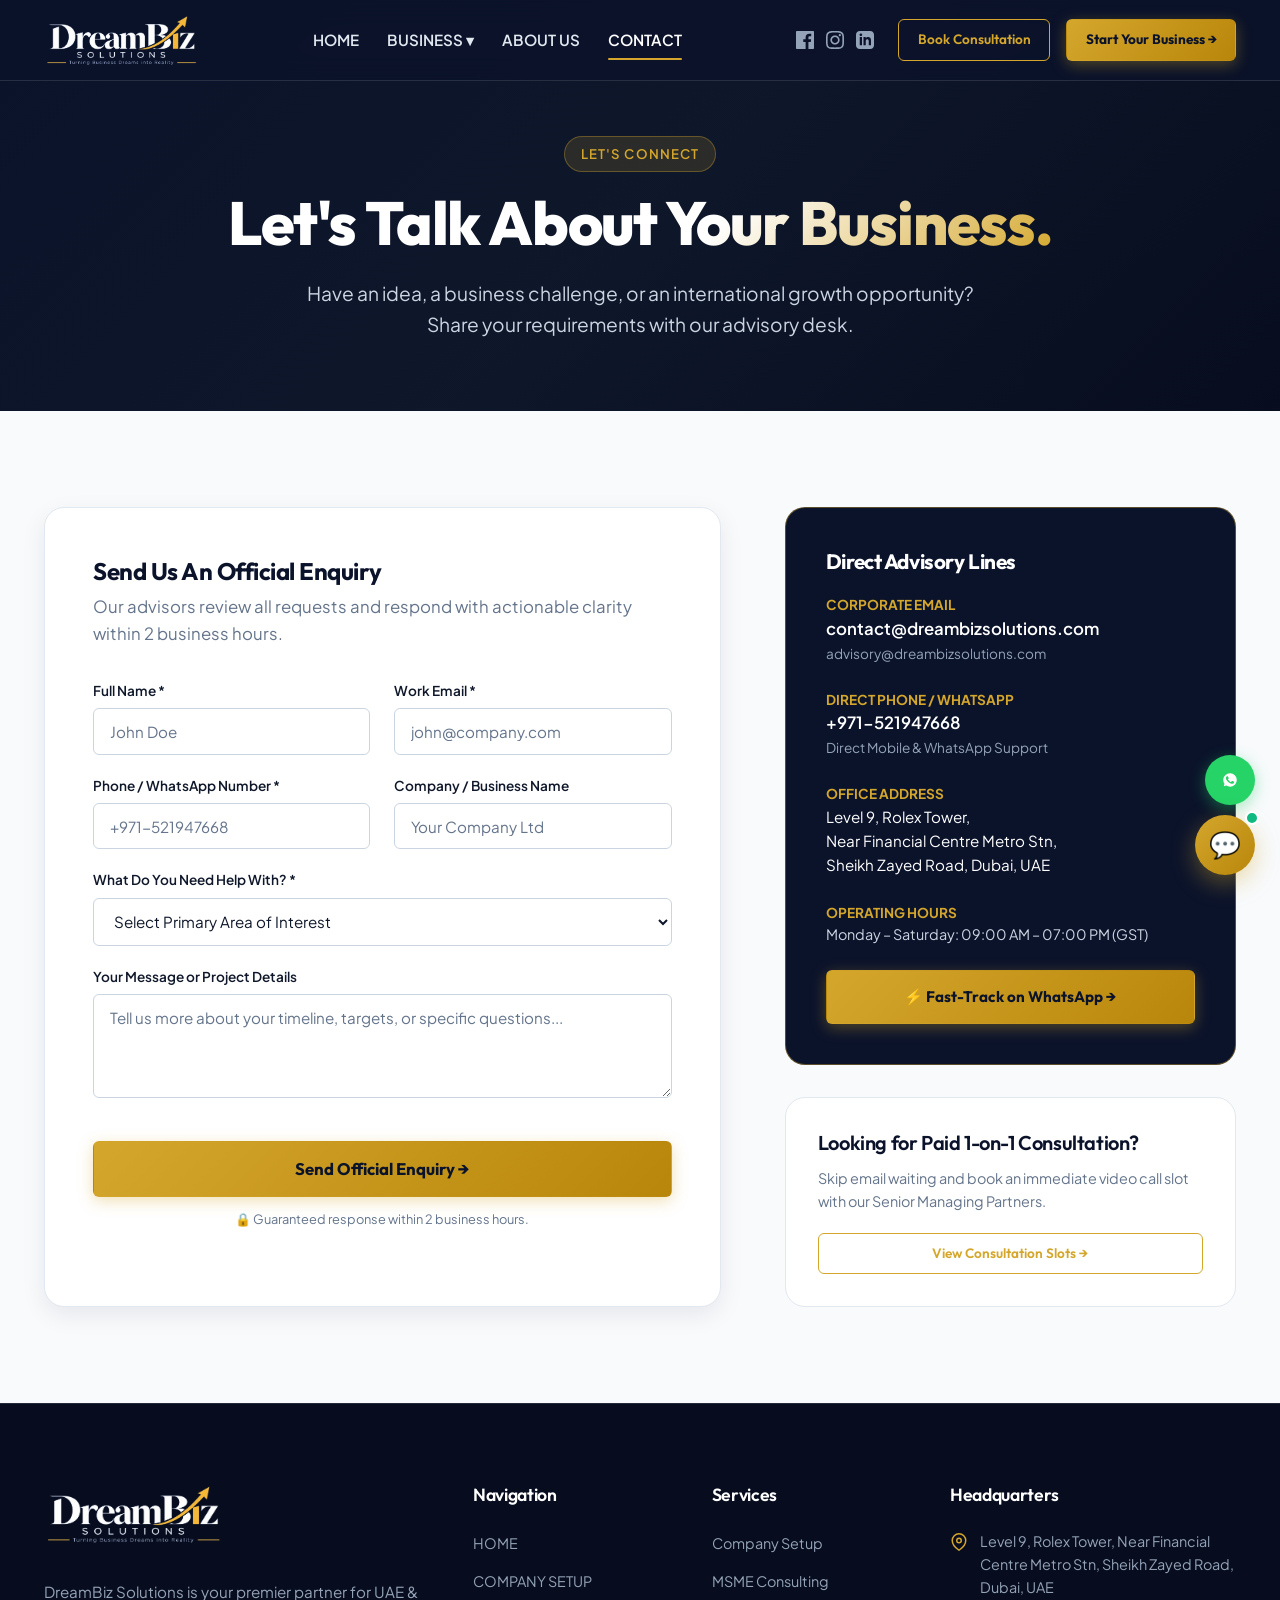
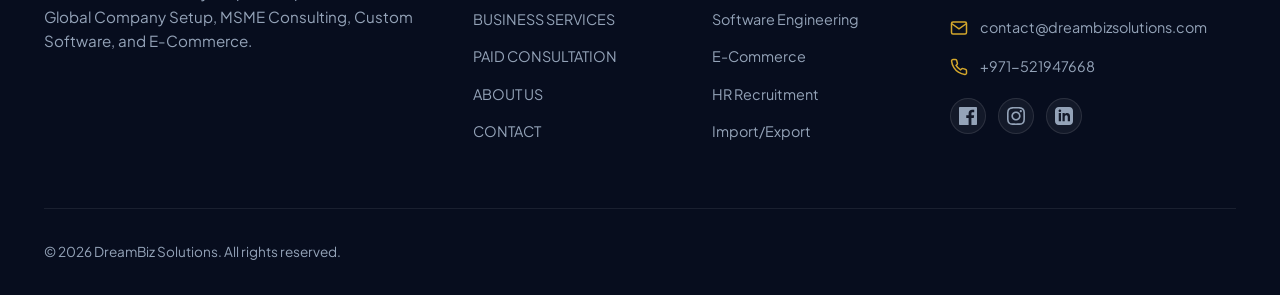
<file: contact.html>
<!DOCTYPE html>
<html lang="en">
<head>
  <meta charset="UTF-8">
  <meta name="viewport" content="width=device-width, initial-scale=1.0">
  <title>Contact Us | DreamBiz Solutions</title>
  <meta name="description" content="Get in touch with DreamBiz Solutions for UAE company formation, software engineering, MSME consulting, or marketplace selling.">
  <link rel="stylesheet" href="css/style.css">
  <link rel="stylesheet" href="css/components.css">
  <link rel="stylesheet" href="css/responsive.css">
  <link rel="icon" type="image/png" href="assets/logo-icon.png">
</head>
<body>

  <!-- ==================== HEADER ==================== -->
  <header class="site-header">
    <div class="container nav-container">
      <a href="index.html" class="brand-logo" aria-label="DreamBiz Solutions Home">
        <img src="assets/logo.png" alt="DreamBiz Solutions" class="brand-logo-img">
      </a>

      <ul class="nav-links">
        <li class="nav-item"><a href="index.html">HOME</a></li>
        <li class="nav-item">
          <a href="services.html">BUSINESS ▾</a>
          <ul class="nav-dropdown">
            <li><a href="company-setup.html">🏢 Company Setup (UAE & Global)</a></li>
            <li><a href="services.html#consulting">📈 MSME & Growth Consulting</a></li>
            <li><a href="services.html#tech">💻 Software & Tech Development</a></li>
            <li><a href="services.html#ecommerce">🛒 E-Commerce & Marketplaces</a></li>
            <li><a href="services.html#hr">👥 HR & Recruitment Staffing</a></li>
            <li><a href="services.html#trade">🌍 Import & Export Advisory</a></li>
          </ul>
        </li>
        <li class="nav-item"><a href="about.html">ABOUT US</a></li>
        <li class="nav-item"><a href="contact.html" class="active">CONTACT</a></li>
      </ul>

      <div class="nav-actions">
        <div class="header-social-links">
          <a href="https://www.facebook.com/profile.php?id=61594214320221#" target="_blank" rel="noopener noreferrer" title="Facebook"><svg width="18" height="18" viewBox="0 0 24 24" fill="currentColor"><path d="M22.675 0h-21.35c-.732 0-1.325.593-1.325 1.325v21.351c0 .731.593 1.324 1.325 1.324h11.495v-9.294h-3.128v-3.622h3.128v-2.671c0-3.1 1.893-4.788 4.659-4.788 1.325 0 2.463.099 2.795.143v3.24l-1.918.001c-1.504 0-1.795.715-1.795 1.763v2.313h3.587l-.467 3.622h-3.12v9.293h6.116c.73 0 1.323-.593 1.323-1.325v-21.35c0-.732-.593-1.325-1.325-1.325z"/></svg></a>
          <a href="https://www.instagram.com/dreambiz_with_prachi/" target="_blank" rel="noopener noreferrer" title="Instagram"><svg width="18" height="18" viewBox="0 0 24 24" fill="currentColor"><path d="M12 2.163c3.204 0 3.584.012 4.85.07 3.252.148 4.771 1.691 4.919 4.919.058 1.265.069 1.645.069 4.849 0 3.205-.012 3.584-.069 4.849-.149 3.225-1.664 4.771-4.919 4.919-1.266.058-1.644.07-4.85.07-3.204 0-3.584-.012-4.849-.07-3.26-.149-4.771-1.699-4.919-4.92-.058-1.265-.07-1.644-.07-4.849 0-3.204.013-3.583.07-4.849.149-3.227 1.664-4.771 4.919-4.919 1.266-.057 1.645-.069 4.849-.069zm0-2.163c-3.259 0-3.667.014-4.947.072-4.358.2-6.78 2.618-6.98 6.98-.059 1.281-.073 1.689-.073 4.948 0 3.259.014 3.668.072 4.948.2 4.358 2.618 6.78 6.98 6.98 1.281.058 1.689.072 4.948.072 3.259 0 3.668-.014 4.948-.072 4.354-.2 6.782-2.618 6.979-6.98.059-1.28.073-1.689.073-4.948 0-3.259-.014-3.667-.072-4.947-.196-4.354-2.617-6.78-6.979-6.98-1.281-.059-1.69-.073-4.949-.073zm0 5.838c-3.403 0-6.162 2.759-6.162 6.162s2.759 6.163 6.162 6.163 6.162-2.759 6.162-6.163c0-3.403-2.759-6.162-6.162-6.162zm0 10.162c-2.209 0-4-1.79-4-4 0-2.209 1.791-4 4-4s4 1.791 4 4c0 2.21-1.791 4-4 4zm6.406-11.845c-.796 0-1.441.645-1.441 1.44s.645 1.44 1.441 1.44c.795 0 1.439-.645 1.439-1.44s-.644-1.44-1.439-1.44z"/></svg></a>
          <a href="http://www.linkedin.com/in/dreambiz-solutions99" target="_blank" rel="noopener noreferrer" title="LinkedIn"><svg width="18" height="18" viewBox="0 0 24 24" fill="currentColor"><path d="M19 0h-14c-2.761 0-5 2.239-5 5v14c0 2.761 2.239 5 5 5h14c2.762 0 5-2.239 5-5v-14c0-2.761-2.238-5-5-5zm-11 19h-3v-11h3v11zm-1.5-12.268c-.966 0-1.75-.79-1.75-1.764s.784-1.764 1.75-1.764 1.75.79 1.75 1.764-.783 1.764-1.75 1.764zm13.5 12.268h-3v-5.604c0-3.368-4-3.113-4 0v5.604h-3v-11h3v1.765c1.396-2.586 7-2.777 7 2.476v6.759z"/></svg></a>
        </div>
        <a href="consultation.html" class="btn btn-outline-gold btn-sm btn-consult-nav">Book Consultation</a>
        <a href="company-setup.html" class="btn btn-primary btn-sm">Start Your Business →</a>
        <button class="mobile-menu-btn" aria-label="Open Navigation Menu">☰</button>
      </div>
    </div>
  </header>

  <!-- Mobile Drawer -->
  <div class="drawer-backdrop"></div>
  <aside class="mobile-drawer">
    <div>
      <div class="drawer-header">
        <a href="index.html" class="brand-logo" aria-label="DreamBiz Solutions Home">
          <img src="assets/logo.png" alt="DreamBiz Solutions" class="brand-logo-img">
        </a>
        <button class="drawer-close-btn">&times;</button>
      </div>
      <ul class="drawer-links">
        <li><a href="index.html">HOME</a></li>
        <li><a href="company-setup.html">COMPANY SETUP</a></li>
        <li><a href="services.html">BUSINESS SERVICES</a></li>
        <li><a href="consultation.html">PAID CONSULTATION</a></li>
        <li><a href="about.html">ABOUT US</a></li>
        <li><a href="contact.html" class="active">CONTACT</a></li>
      </ul>
    </div>
    <div style="margin-top: 2rem;">
      <a href="company-setup.html" class="btn btn-primary" style="width: 100%; margin-bottom: 0.75rem;">Start Setup</a>
      <a href="consultation.html" class="btn btn-secondary" style="width: 100%;">Book Video Consultation</a>
    </div>
  </aside>

  <!-- ==================== HERO ==================== -->
  <section class="hero-section" style="padding: 8.5rem 0 4.5rem; min-height: 45vh;">
    <div class="container" style="text-align: center;">
      <span class="badge badge-gold" style="margin-bottom: 1rem;">Let's Connect</span>
      <h1 class="hero-title" style="max-width: 850px; margin: 0 auto 1.25rem;">
        Let's Talk About <span class="highlight">Your Business.</span>
      </h1>
      <p class="hero-description" style="max-width: 700px; margin: 0 auto;">
        Have an idea, a business challenge, or an international growth opportunity? Share your requirements with our advisory desk.
      </p>
    </div>
  </section>

  <!-- ==================== MAIN CONTACT SECTION ==================== -->
  <section class="section-padding">
    <div class="container">
      <div style="display: grid; grid-template-columns: 1.2fr 0.8fr; gap: 4rem;">
        <!-- Contact Form -->
        <div style="background: #FFFFFF; border: 1px solid var(--border-light); padding: 3rem; border-radius: var(--radius-lg); box-shadow: var(--shadow-md);" class="form-light">
          <h3 style="font-size: 1.5rem; margin-bottom: 0.5rem;">Send Us An Official Enquiry</h3>
          <p style="margin-bottom: 2rem;">Our advisors review all requests and respond with actionable clarity within 2 business hours.</p>

          <form data-lead-form>
            <div style="display: grid; grid-template-columns: 1fr 1fr; gap: 1.5rem;">
              <div class="form-group">
                <label class="form-label">Full Name *</label>
                <input type="text" class="form-control" placeholder="John Doe" required>
              </div>
              <div class="form-group">
                <label class="form-label">Work Email *</label>
                <input type="email" class="form-control" placeholder="john@company.com" required>
              </div>
            </div>

            <div style="display: grid; grid-template-columns: 1fr 1fr; gap: 1.5rem;">
              <div class="form-group">
                <label class="form-label">Phone / WhatsApp Number *</label>
                <input type="tel" class="form-control" placeholder="+971-521947668" required>
              </div>
              <div class="form-group">
                <label class="form-label">Company / Business Name</label>
                <input type="text" class="form-control" placeholder="Your Company Ltd">
              </div>
            </div>

            <div class="form-group">
              <label class="form-label">What Do You Need Help With? *</label>
              <select class="form-select" required>
                <option value="" disabled selected>Select Primary Area of Interest</option>
                <option value="company-setup">🏢 UAE Company Setup (Mainland / Freezone)</option>
                <option value="msme-consulting">📈 MSME & Business Growth Consulting</option>
                <option value="software">💻 Custom Software, Web Apps & Portals</option>
                <option value="ecommerce">🛒 E-Commerce & Marketplace Selling (Amazon/Flipkart/Noon)</option>
                <option value="hr">👥 HR, Recruitment & Staffing</option>
                <option value="trade">🌍 Import & Export Trade Advisory</option>
                <option value="paid-consultation">📞 Schedule Paid 1-on-1 Video Consultation</option>
                <option value="other">Other Inquiry</option>
              </select>
            </div>

            <div class="form-group">
              <label class="form-label">Your Message or Project Details</label>
              <textarea class="form-control" rows="4" placeholder="Tell us more about your timeline, targets, or specific questions..."></textarea>
            </div>

            <button type="submit" class="btn btn-primary btn-lg" style="width: 100%; margin-top: 1rem;">
              Send Official Enquiry →
            </button>
            <div style="text-align: center; margin-top: 0.75rem; font-size: 0.8rem; color: var(--text-muted);">
              🔒 Guaranteed response within 2 business hours.
            </div>
          </form>
        </div>

        <!-- Contact Cards & Fast Channels -->
        <div>
          <div style="background: var(--primary-dark); color: #FFFFFF; padding: 2.5rem; border-radius: var(--radius-lg); border: 1px solid var(--border-gold); margin-bottom: 2rem;">
            <h3 style="color: #FFFFFF; font-size: 1.3rem; margin-bottom: 1.25rem;">Direct Advisory Lines</h3>
            
            <div style="margin-bottom: 1.5rem;">
              <div style="font-size: 0.85rem; color: var(--accent-gold); font-weight: 700; text-transform: uppercase;">Corporate Email</div>
              <div style="color: #FFFFFF; font-size: 1.05rem; font-weight: 600;">contact@dreambizsolutions.com</div>
              <div style="font-size: 0.85rem; color: #94A3B8;">advisory@dreambizsolutions.com</div>
            </div>

            <div style="margin-bottom: 1.5rem;">
              <div style="font-size: 0.85rem; color: var(--accent-gold); font-weight: 700; text-transform: uppercase;">Direct Phone / WhatsApp</div>
              <div style="color: #FFFFFF; font-size: 1.05rem; font-weight: 600;"><a href="tel:+971521947668" style="color: #FFFFFF; text-decoration: none;">+971-521947668</a></div>
              <div style="font-size: 0.85rem; color: #94A3B8;">Direct Mobile & WhatsApp Support</div>
            </div>

            <div style="margin-bottom: 1.5rem;">
              <div style="font-size: 0.85rem; color: var(--accent-gold); font-weight: 700; text-transform: uppercase;">Office Address</div>
              <div style="color: #FFFFFF; font-size: 0.95rem; line-height: 1.6;">Level 9, Rolex Tower,<br>Near Financial Centre Metro Stn,<br>Sheikh Zayed Road, Dubai, UAE</div>
            </div>

            <div style="margin-bottom: 1.5rem;">
              <div style="font-size: 0.85rem; color: var(--accent-gold); font-weight: 700; text-transform: uppercase;">Operating Hours</div>
              <div style="color: #CBD5E1; font-size: 0.9rem;">Monday – Saturday: 09:00 AM – 07:00 PM (GST)</div>
            </div>

            <a href="https://wa.me/971521947668?text=Hello%20DreamBiz%20Solutions,%20I%20have%20an%20inquiry." target="_blank" class="btn btn-primary" style="width: 100%;">
              ⚡ Fast-Track on WhatsApp →
            </a>
          </div>

          <div style="background: #FFFFFF; border: 1px solid var(--border-light); padding: 2rem; border-radius: var(--radius-lg);">
            <h4 style="margin-bottom: 0.75rem;">Looking for Paid 1-on-1 Consultation?</h4>
            <p style="font-size: 0.9rem; color: var(--text-muted); margin-bottom: 1.25rem;">
              Skip email waiting and book an immediate video call slot with our Senior Managing Partners.
            </p>
            <a href="consultation.html" class="btn btn-outline-gold btn-sm" style="width: 100%;">View Consultation Slots →</a>
          </div>
        </div>
      </div>
    </div>
  </section>

  <!-- ==================== FOOTER ==================== -->
  <footer class="site-footer">
    <div class="container">
      <div class="footer-grid">
        <div class="footer-brand">
          <a href="index.html" class="brand-logo" aria-label="DreamBiz Solutions Home">
            <img src="assets/logo.png" alt="DreamBiz Solutions" class="brand-logo-img">
          </a>
          <p>DreamBiz Solutions is your premier partner for UAE & Global Company Setup, MSME Consulting, Custom Software, and E-Commerce.</p>
        </div>
        <div>
          <h4 class="footer-title">Navigation</h4>
          <ul class="footer-links">
            <li><a href="index.html">HOME</a></li>
            <li><a href="company-setup.html">COMPANY SETUP</a></li>
            <li><a href="services.html">BUSINESS SERVICES</a></li>
            <li><a href="consultation.html">PAID CONSULTATION</a></li>
            <li><a href="about.html">ABOUT US</a></li>
            <li><a href="contact.html">CONTACT</a></li>
          </ul>
        </div>
        <div>
          <h4 class="footer-title">Services</h4>
          <ul class="footer-links">
            <li><a href="company-setup.html">Company Setup</a></li>
            <li><a href="services.html#consulting">MSME Consulting</a></li>
            <li><a href="services.html#tech">Software Engineering</a></li>
            <li><a href="services.html#ecommerce">E-Commerce</a></li>
            <li><a href="services.html#hr">HR Recruitment</a></li>
            <li><a href="services.html#trade">Import/Export</a></li>
          </ul>
        </div>
        <div>
          <h4 class="footer-title">Headquarters</h4>
          <div class="footer-contact-item">
            <svg width="18" height="18" viewBox="0 0 24 24" fill="none" stroke="currentColor" stroke-width="2"><path d="M21 10c0 7-9 13-9 13s-9-6-9-13a9 9 0 0 1 18 0z"></path><circle cx="12" cy="10" r="3"></circle></svg>
            <span>Level 9, Rolex Tower, Near Financial Centre Metro Stn, Sheikh Zayed Road, Dubai, UAE</span>
          </div>
          <div class="footer-contact-item">
            <svg width="18" height="18" viewBox="0 0 24 24" fill="none" stroke="currentColor" stroke-width="2"><path d="M4 4h16c1.1 0 2 .9 2 2v12c0 1.1-.9 2-2 2H4c-1.1 0-2-.9-2-2V6c0-1.1.9-2 2-2z"></path><polyline points="22,6 12,13 2,6"></polyline></svg>
            <a href="mailto:contact@dreambizsolutions.com" style="color: inherit;">contact@dreambizsolutions.com</a>
          </div>
          <div class="footer-contact-item">
            <svg width="18" height="18" viewBox="0 0 24 24" fill="none" stroke="currentColor" stroke-width="2"><path d="M22 16.92v3a2 2 0 0 1-2.18 2 19.79 19.79 0 0 1-8.63-3.07 19.5 19.5 0 0 1-6-6 19.79 19.79 0 0 1-3.07-8.67A2 2 0 0 1 4.11 2h3a2 2 0 0 1 2 1.72 12.84 12.84 0 0 0 .7 2.81 2 2 0 0 1-.45 2.11L8.09 9.91a16 16 0 0 0 6 6l1.27-1.27a2 2 0 0 1 2.11-.45 12.84 12.84 0 0 0 2.81.7A2 2 0 0 1 22 16.92z"></path></svg>
            <a href="tel:+971521947668" style="color: inherit;">+971-521947668</a>
          </div>
          <div class="footer-social-links">
            <a href="https://www.facebook.com/profile.php?id=61594214320221#" target="_blank" rel="noopener noreferrer" title="Facebook"><svg width="18" height="18" viewBox="0 0 24 24" fill="currentColor"><path d="M22.675 0h-21.35c-.732 0-1.325.593-1.325 1.325v21.351c0 .731.593 1.324 1.325 1.324h11.495v-9.294h-3.128v-3.622h3.128v-2.671c0-3.1 1.893-4.788 4.659-4.788 1.325 0 2.463.099 2.795.143v3.24l-1.918.001c-1.504 0-1.795.715-1.795 1.763v2.313h3.587l-.467 3.622h-3.12v9.293h6.116c.73 0 1.323-.593 1.323-1.325v-21.35c0-.732-.593-1.325-1.325-1.325z"/></svg></a>
            <a href="https://www.instagram.com/dreambiz_with_prachi/" target="_blank" rel="noopener noreferrer" title="Instagram"><svg width="18" height="18" viewBox="0 0 24 24" fill="currentColor"><path d="M12 2.163c3.204 0 3.584.012 4.85.07 3.252.148 4.771 1.691 4.919 4.919.058 1.265.069 1.645.069 4.849 0 3.205-.012 3.584-.069 4.849-.149 3.225-1.664 4.771-4.919 4.919-1.266.058-1.644.07-4.85.07-3.204 0-3.584-.012-4.849-.07-3.26-.149-4.771-1.699-4.919-4.92-.058-1.265-.07-1.644-.07-4.849 0-3.204.013-3.583.07-4.849.149-3.227 1.664-4.771 4.919-4.919 1.266-.057 1.645-.069 4.849-.069zm0-2.163c-3.259 0-3.667.014-4.947.072-4.358.2-6.78 2.618-6.98 6.98-.059 1.281-.073 1.689-.073 4.948 0 3.259.014 3.668.072 4.948.2 4.358 2.618 6.78 6.98 6.98 1.281.058 1.689.072 4.948.072 3.259 0 3.668-.014 4.948-.072 4.354-.2 6.782-2.618 6.979-6.98.059-1.28.073-1.689.073-4.948 0-3.259-.014-3.667-.072-4.947-.196-4.354-2.617-6.78-6.979-6.98-1.281-.059-1.69-.073-4.949-.073zm0 5.838c-3.403 0-6.162 2.759-6.162 6.162s2.759 6.163 6.162 6.163 6.162-2.759 6.162-6.163c0-3.403-2.759-6.162-6.162-6.162zm0 10.162c-2.209 0-4-1.79-4-4 0-2.209 1.791-4 4-4s4 1.791 4 4c0 2.21-1.791 4-4 4zm6.406-11.845c-.796 0-1.441.645-1.441 1.44s.645 1.44 1.441 1.44c.795 0 1.439-.645 1.439-1.44s-.644-1.44-1.439-1.44z"/></svg></a>
            <a href="http://www.linkedin.com/in/dreambiz-solutions99" target="_blank" rel="noopener noreferrer" title="LinkedIn"><svg width="18" height="18" viewBox="0 0 24 24" fill="currentColor"><path d="M19 0h-14c-2.761 0-5 2.239-5 5v14c0 2.761 2.239 5 5 5h14c2.762 0 5-2.239 5-5v-14c0-2.761-2.238-5-5-5zm-11 19h-3v-11h3v11zm-1.5-12.268c-.966 0-1.75-.79-1.75-1.764s.784-1.764 1.75-1.764 1.75.79 1.75 1.764-.783 1.764-1.75 1.764zm13.5 12.268h-3v-5.604c0-3.368-4-3.113-4 0v5.604h-3v-11h3v1.765c1.396-2.586 7-2.777 7 2.476v6.759z"/></svg></a>
          </div>
        </div>
      </div>
      <div class="footer-bottom">
        <div>© 2026 DreamBiz Solutions. All rights reserved.</div>
      </div>
    </div>
  </footer>

  <!-- AI Chatbot & WhatsApp -->
  <button class="chatbot-toggle-btn" aria-label="Open AI Advisor">💬<span class="chatbot-toggle-badge"></span></button>
  <div class="chatbot-window">
    <div class="chatbot-header">
      <div class="chatbot-header-info">
        <div class="chatbot-avatar">DB</div>
        <div class="chatbot-title">
          <h4>DreamBiz AI Advisor</h4>
          <span>Active Specialist</span>
        </div>
      </div>
      <button class="chatbot-close-btn">&times;</button>
    </div>
    <div class="chatbot-messages">
      <div class="chat-bubble bot">
        Hi! Leave us a quick message here or fill the enquiry form and our team will get back to you!
      </div>
    </div>
    <div class="chatbot-input-bar">
      <input type="text" id="chatbot-input" placeholder="Type your message...">
      <button id="chatbot-send" class="chatbot-send-btn">➤</button>
    </div>
  </div>

  <a href="https://wa.me/971521947668" target="_blank" class="whatsapp-float-btn"><svg width="28" height="28" viewBox="0 0 24 24" fill="currentColor"><path d="M12.031 6.172c-3.181 0-5.767 2.586-5.768 5.766-.001 1.298.38 2.27 1.019 3.287l-.582 2.128 2.182-.573c.978.58 1.911.928 3.145.929 3.178 0 5.767-2.587 5.768-5.766.001-3.187-2.575-5.771-5.764-5.771zm3.392 8.244c-.144.405-.837.774-1.17.824-.299.045-.677.063-1.092-.069-.252-.08-.575-.187-.988-.365-1.739-.751-2.874-2.502-2.961-2.617-.087-.116-.708-.94-.708-1.793s.448-1.273.607-1.446c.159-.173.346-.217.462-.217l.332.006c.106.005.249-.04.39.298.144.347.491 1.2.534 1.287.043.087.072.188.014.304-.058.116-.087.188-.173.289l-.26.304c-.087.086-.177.18-.076.354.101.174.449.741.964 1.2.662.589 1.221.77 1.394.857.173.086.275.072.376-.044.101-.116.433-.506.549-.68.116-.173.231-.145.39-.087s1.011.477 1.184.564.289.13.332.202c.043.073.043.419-.101.824z"/></svg></a>

  <script src="js/main.js"></script>
  <script src="js/chatbot.js"></script>
</body>
</html>
</file>
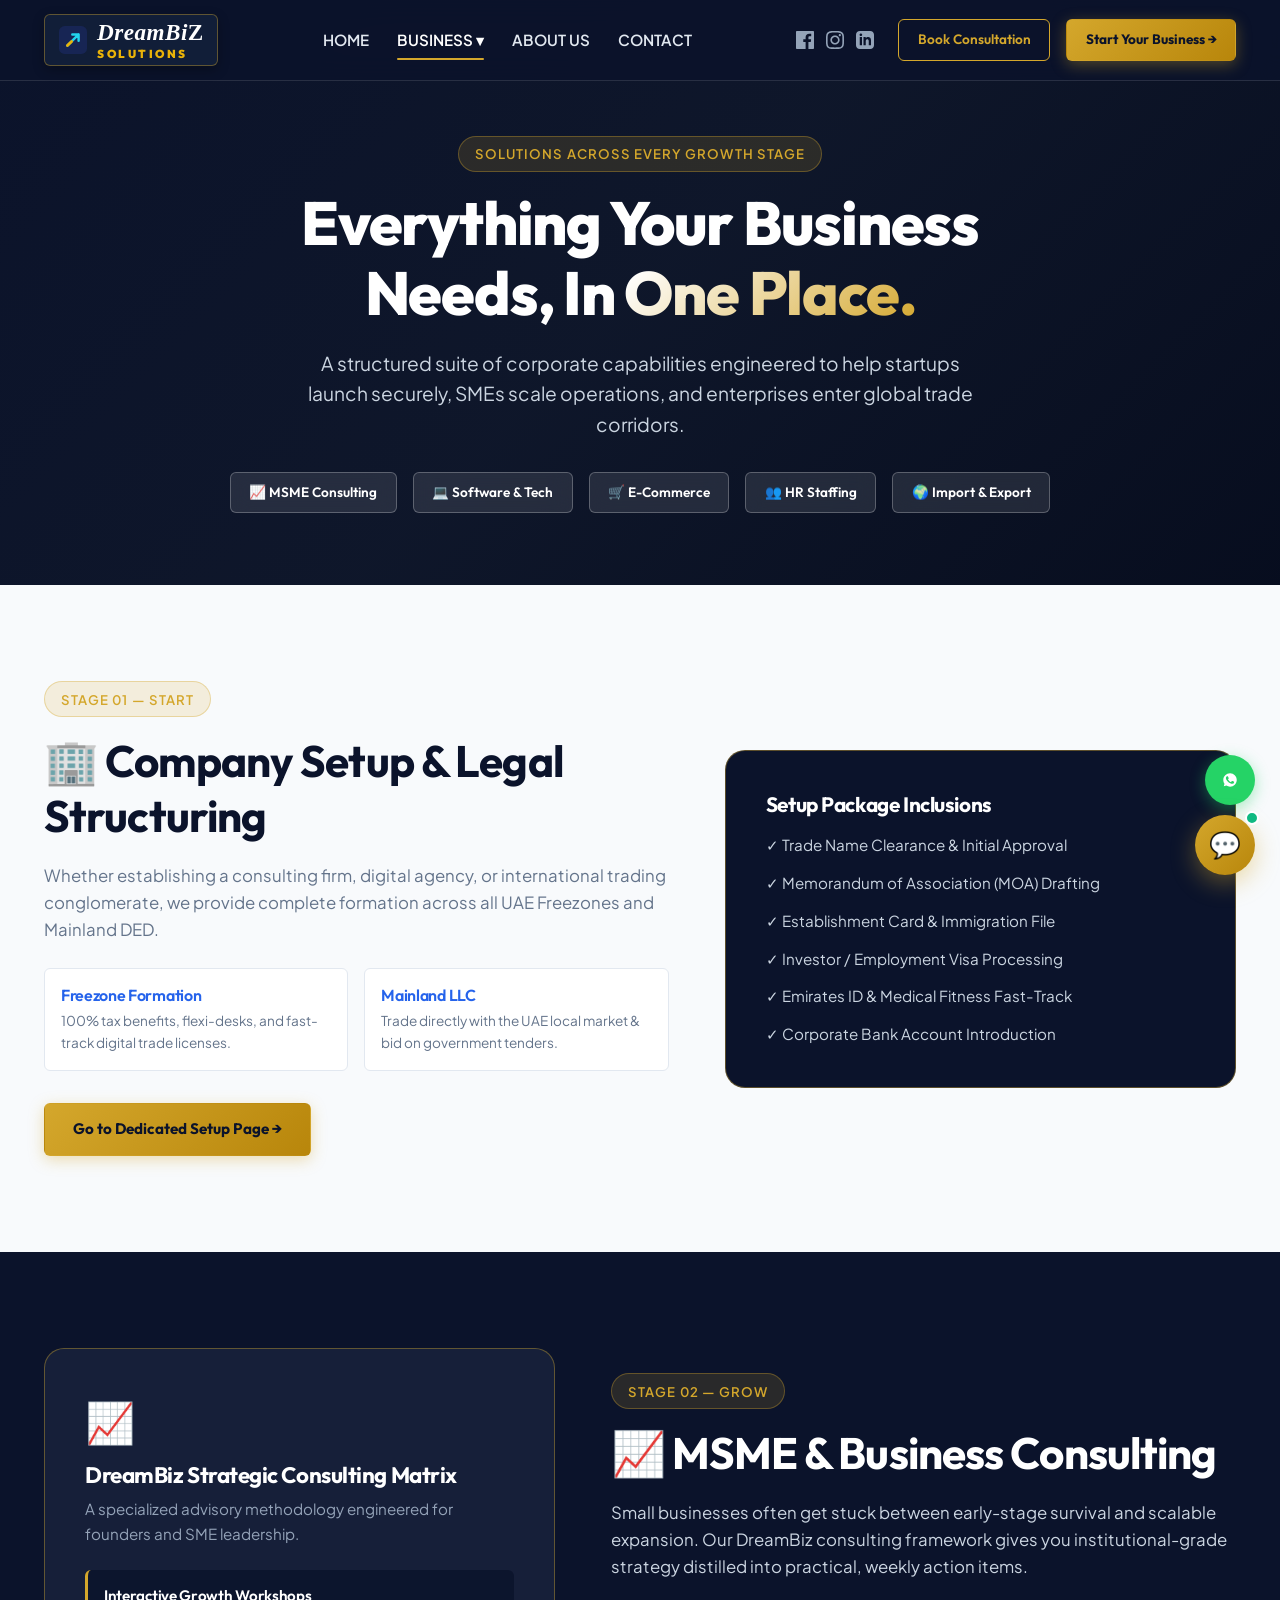
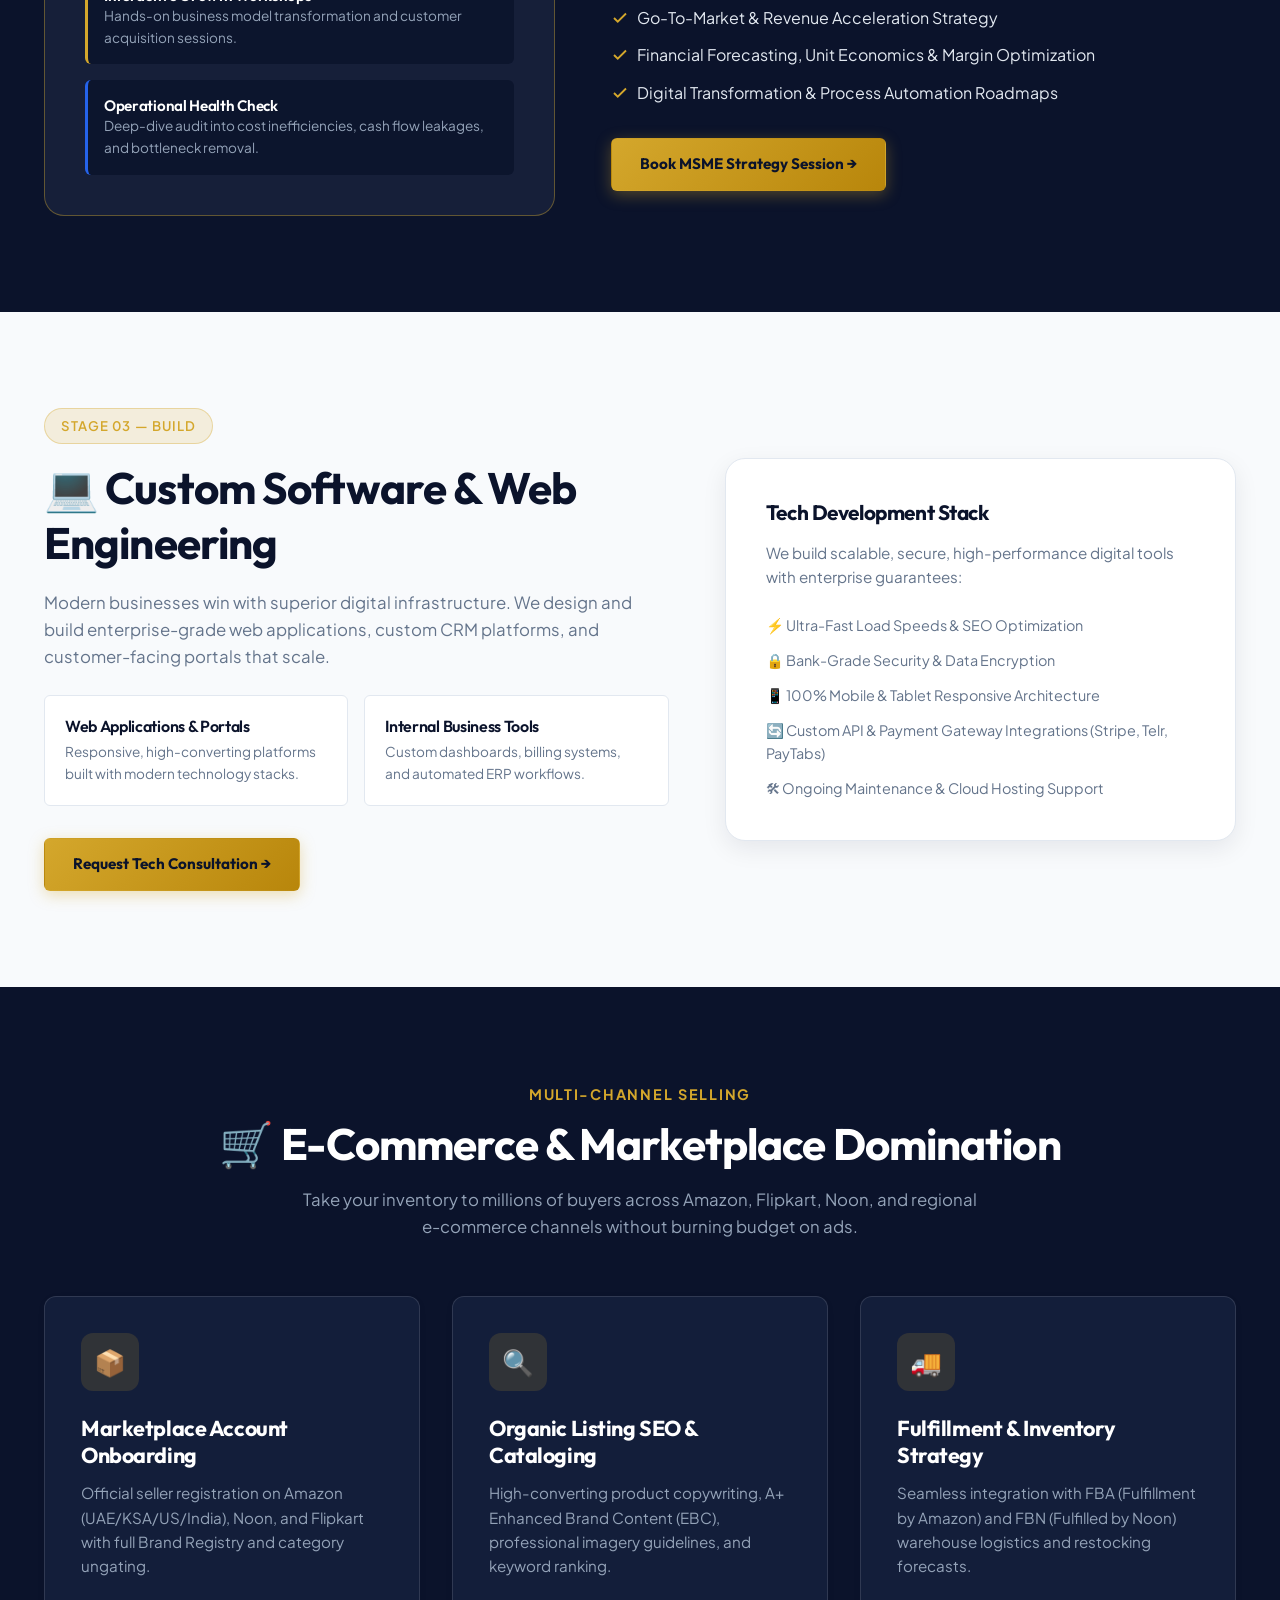
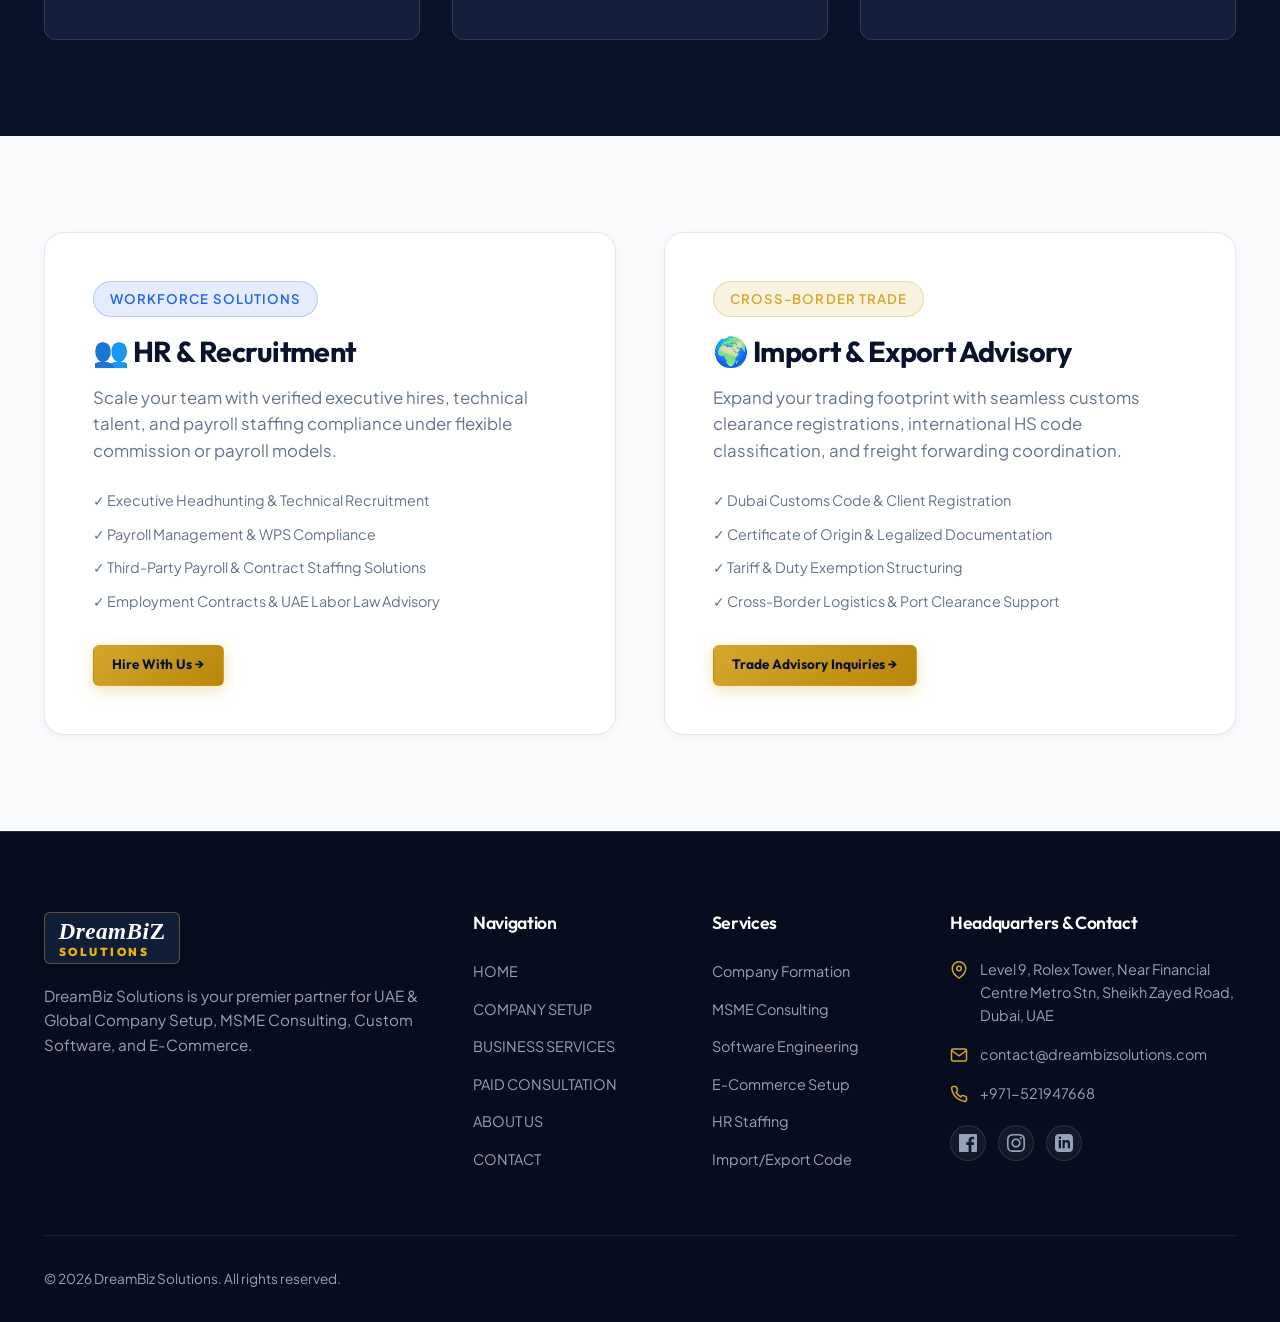
<file: services.html>
<!DOCTYPE html>
<html lang="en">
<head>
  <meta charset="UTF-8">
  <meta name="viewport" content="width=device-width, initial-scale=1.0">
  <title>Business Services & Solutions | DreamBiz Solutions</title>
  <meta name="description" content="Explore DreamBiz Solutions' 6 core business verticals: Company Setup, MSME Consulting, Custom Software, E-Commerce Marketplaces, HR Staffing, and Import/Export.">
  <link rel="stylesheet" href="css/style.css">
  <link rel="stylesheet" href="css/components.css">
  <link rel="stylesheet" href="css/responsive.css">
</head>
<body>

  <!-- ==================== HEADER ==================== -->
  <header class="site-header">
    <div class="container nav-container">
      <a href="index.html" class="brand-logo">
        <div class="brand-logo-badge">
          <svg width="28" height="28" viewBox="0 0 40 40" fill="none" xmlns="http://www.w3.org/2000/svg">
            <rect width="40" height="40" rx="8" fill="#172554"/>
            <path d="M12 28L28 12M28 12H19M28 12V21" stroke="#22D3EE" stroke-width="3.5" stroke-linecap="round" stroke-linejoin="round"/>
            <path d="M12 28L18 22" stroke="#EAB308" stroke-width="4" stroke-linecap="round"/>
          </svg>
          <div class="brand-logo-text">
            <span class="main-text">DreamBi<span class="z-accent">Z</span></span>
            <span class="sub-text">SOLUTIONS</span>
          </div>
        </div>
      </a>

      <ul class="nav-links">
        <li class="nav-item"><a href="index.html">HOME</a></li>
        <li class="nav-item">
          <a href="services.html" class="active">BUSINESS ▾</a>
          <ul class="nav-dropdown">
            <li><a href="company-setup.html">🏢 Company Setup (UAE & Global)</a></li>
            <li><a href="services.html#consulting">📈 MSME & Growth Consulting</a></li>
            <li><a href="services.html#tech">💻 Software & Tech Development</a></li>
            <li><a href="services.html#ecommerce">🛒 E-Commerce & Marketplaces</a></li>
            <li><a href="services.html#hr">👥 HR & Recruitment Staffing</a></li>
            <li><a href="services.html#trade">🌍 Import & Export Advisory</a></li>
          </ul>
        </li>
        <li class="nav-item"><a href="about.html">ABOUT US</a></li>
        <li class="nav-item"><a href="contact.html">CONTACT</a></li>
      </ul>

      <div class="nav-actions">
        <div class="header-social-links">
          <a href="https://www.facebook.com/profile.php?id=61594214320221#" target="_blank" rel="noopener noreferrer" title="Facebook"><svg width="18" height="18" viewBox="0 0 24 24" fill="currentColor"><path d="M22.675 0h-21.35c-.732 0-1.325.593-1.325 1.325v21.351c0 .731.593 1.324 1.325 1.324h11.495v-9.294h-3.128v-3.622h3.128v-2.671c0-3.1 1.893-4.788 4.659-4.788 1.325 0 2.463.099 2.795.143v3.24l-1.918.001c-1.504 0-1.795.715-1.795 1.763v2.313h3.587l-.467 3.622h-3.12v9.293h6.116c.73 0 1.323-.593 1.323-1.325v-21.35c0-.732-.593-1.325-1.325-1.325z"/></svg></a>
          <a href="https://www.instagram.com/dreambiz_with_prachi/" target="_blank" rel="noopener noreferrer" title="Instagram"><svg width="18" height="18" viewBox="0 0 24 24" fill="currentColor"><path d="M12 2.163c3.204 0 3.584.012 4.85.07 3.252.148 4.771 1.691 4.919 4.919.058 1.265.069 1.645.069 4.849 0 3.205-.012 3.584-.069 4.849-.149 3.225-1.664 4.771-4.919 4.919-1.266.058-1.644.07-4.85.07-3.204 0-3.584-.012-4.849-.07-3.26-.149-4.771-1.699-4.919-4.92-.058-1.265-.07-1.644-.07-4.849 0-3.204.013-3.583.07-4.849.149-3.227 1.664-4.771 4.919-4.919 1.266-.057 1.645-.069 4.849-.069zm0-2.163c-3.259 0-3.667.014-4.947.072-4.358.2-6.78 2.618-6.98 6.98-.059 1.281-.073 1.689-.073 4.948 0 3.259.014 3.668.072 4.948.2 4.358 2.618 6.78 6.98 6.98 1.281.058 1.689.072 4.948.072 3.259 0 3.668-.014 4.948-.072 4.354-.2 6.782-2.618 6.979-6.98.059-1.28.073-1.689.073-4.948 0-3.259-.014-3.667-.072-4.947-.196-4.354-2.617-6.78-6.979-6.98-1.281-.059-1.69-.073-4.949-.073zm0 5.838c-3.403 0-6.162 2.759-6.162 6.162s2.759 6.163 6.162 6.163 6.162-2.759 6.162-6.163c0-3.403-2.759-6.162-6.162-6.162zm0 10.162c-2.209 0-4-1.79-4-4 0-2.209 1.791-4 4-4s4 1.791 4 4c0 2.21-1.791 4-4 4zm6.406-11.845c-.796 0-1.441.645-1.441 1.44s.645 1.44 1.441 1.44c.795 0 1.439-.645 1.439-1.44s-.644-1.44-1.439-1.44z"/></svg></a>
          <a href="http://www.linkedin.com/in/dreambiz-solutions99" target="_blank" rel="noopener noreferrer" title="LinkedIn"><svg width="18" height="18" viewBox="0 0 24 24" fill="currentColor"><path d="M19 0h-14c-2.761 0-5 2.239-5 5v14c0 2.761 2.239 5 5 5h14c2.762 0 5-2.239 5-5v-14c0-2.761-2.238-5-5-5zm-11 19h-3v-11h3v11zm-1.5-12.268c-.966 0-1.75-.79-1.75-1.764s.784-1.764 1.75-1.764 1.75.79 1.75 1.764-.783 1.764-1.75 1.764zm13.5 12.268h-3v-5.604c0-3.368-4-3.113-4 0v5.604h-3v-11h3v1.765c1.396-2.586 7-2.777 7 2.476v6.759z"/></svg></a>
        </div>
        <a href="consultation.html" class="btn btn-outline-gold btn-sm btn-consult-nav">Book Consultation</a>
        <a href="company-setup.html" class="btn btn-primary btn-sm">Start Your Business →</a>
        <button class="mobile-menu-btn" aria-label="Open Navigation Menu">☰</button>
      </div>
    </div>
  </header>

  <!-- Mobile Drawer -->
  <div class="drawer-backdrop"></div>
  <aside class="mobile-drawer">
    <div>
      <div class="drawer-header">
        <a href="index.html" class="brand-logo">
          <div class="brand-logo-badge">
            <div class="brand-logo-text">
              <span class="main-text">DreamBi<span class="z-accent">Z</span></span>
              <span class="sub-text">SOLUTIONS</span>
            </div>
          </div>
        </a>
        <button class="drawer-close-btn">&times;</button>
      </div>
      <ul class="drawer-links">
        <li><a href="index.html">HOME</a></li>
        <li><a href="company-setup.html">COMPANY SETUP</a></li>
        <li><a href="services.html" class="active">BUSINESS SERVICES</a></li>
        <li><a href="consultation.html">PAID CONSULTATION</a></li>
        <li><a href="about.html">ABOUT US</a></li>
        <li><a href="contact.html">CONTACT</a></li>
      </ul>
    </div>
    <div style="margin-top: 2rem;">
      <a href="company-setup.html" class="btn btn-primary" style="width: 100%; margin-bottom: 0.75rem;">Start Setup</a>
      <a href="consultation.html" class="btn btn-secondary" style="width: 100%;">Book Video Consultation</a>
    </div>
  </aside>

  <!-- ==================== HERO ==================== -->
  <section class="hero-section" style="padding: 8.5rem 0 4.5rem; min-height: 50vh;">
    <div class="container" style="text-align: center;">
      <span class="badge badge-gold" style="margin-bottom: 1rem;">Solutions Across Every Growth Stage</span>
      <h1 class="hero-title" style="max-width: 850px; margin: 0 auto 1.25rem;">
        Everything Your Business Needs, <span class="highlight">In One Place.</span>
      </h1>
      <p class="hero-description" style="max-width: 700px; margin: 0 auto 2rem;">
        A structured suite of corporate capabilities engineered to help startups launch securely, SMEs scale operations, and enterprises enter global trade corridors.
      </p>
      <div style="display: flex; justify-content: center; gap: 1rem; flex-wrap: wrap;">
        <a href="#consulting" class="btn btn-secondary btn-sm">📈 MSME Consulting</a>
        <a href="#tech" class="btn btn-secondary btn-sm">💻 Software & Tech</a>
        <a href="#ecommerce" class="btn btn-secondary btn-sm">🛒 E-Commerce</a>
        <a href="#hr" class="btn btn-secondary btn-sm">👥 HR Staffing</a>
        <a href="#trade" class="btn btn-secondary btn-sm">🌍 Import & Export</a>
      </div>
    </div>
  </section>

  <!-- ==================== 1. START: COMPANY SETUP ==================== -->
  <section class="section-padding" id="setup">
    <div class="container">
      <div style="display: grid; grid-template-columns: 1.1fr 0.9fr; gap: 3.5rem; align-items: center;">
        <div>
          <span class="badge badge-gold" style="margin-bottom: 1rem;">STAGE 01 — START</span>
          <h2 style="margin-bottom: 1.25rem;">🏢 Company Setup & Legal Structuring</h2>
          <p style="margin-bottom: 1.5rem;">
            Whether establishing a consulting firm, digital agency, or international trading conglomerate, we provide complete formation across all UAE Freezones and Mainland DED.
          </p>
          <div style="display: grid; grid-template-columns: 1fr 1fr; gap: 1rem; margin-bottom: 2rem;">
            <div style="background: #FFFFFF; border: 1px solid var(--border-light); padding: 1rem; border-radius: var(--radius-sm);">
              <h4 style="font-size: 1rem; margin-bottom: 0.35rem; color: var(--brand-blue);">Freezone Formation</h4>
              <p style="font-size: 0.85rem; margin: 0;">100% tax benefits, flexi-desks, and fast-track digital trade licenses.</p>
            </div>
            <div style="background: #FFFFFF; border: 1px solid var(--border-light); padding: 1rem; border-radius: var(--radius-sm);">
              <h4 style="font-size: 1rem; margin-bottom: 0.35rem; color: var(--brand-blue);">Mainland LLC</h4>
              <p style="font-size: 0.85rem; margin: 0;">Trade directly with the UAE local market & bid on government tenders.</p>
            </div>
          </div>
          <a href="company-setup.html" class="btn btn-primary">Go to Dedicated Setup Page →</a>
        </div>
        <div style="background: var(--primary-dark); padding: 2.5rem; border-radius: var(--radius-lg); color: #FFFFFF; border: 1px solid var(--border-gold);">
          <h3 style="color: #FFFFFF; font-size: 1.3rem; margin-bottom: 1rem;">Setup Package Inclusions</h3>
          <ul style="list-style: none; display: flex; flex-direction: column; gap: 0.85rem; font-size: 0.95rem; color: #CBD5E1;">
            <li>✓ Trade Name Clearance & Initial Approval</li>
            <li>✓ Memorandum of Association (MOA) Drafting</li>
            <li>✓ Establishment Card & Immigration File</li>
            <li>✓ Investor / Employment Visa Processing</li>
            <li>✓ Emirates ID & Medical Fitness Fast-Track</li>
            <li>✓ Corporate Bank Account Introduction</li>
          </ul>
        </div>
      </div>
    </div>
  </section>

  <!-- ==================== 2. GROW: MSME CONSULTING ==================== -->
  <section class="section-padding bg-dark-section" id="consulting">
    <div class="container">
      <div style="display: grid; grid-template-columns: 0.9fr 1.1fr; gap: 3.5rem; align-items: center;">
        <div style="background: rgba(28, 37, 65, 0.7); border: 1px solid var(--border-gold); padding: 2.5rem; border-radius: var(--radius-lg);">
          <div style="font-size: 2.5rem; margin-bottom: 0.5rem;">📈</div>
          <h3 style="color: #FFFFFF; font-size: 1.4rem; margin-bottom: 0.5rem;">DreamBiz Strategic Consulting Matrix</h3>
          <p style="color: #94A3B8; font-size: 0.95rem; margin-bottom: 1.5rem;">A specialized advisory methodology engineered for founders and SME leadership.</p>
          <div style="display: flex; flex-direction: column; gap: 1rem;">
            <div style="background: rgba(11, 19, 43, 0.8); padding: 1rem; border-radius: var(--radius-sm); border-left: 3px solid var(--accent-gold);">
              <h4 style="font-size: 0.95rem; color: #FFFFFF;">Interactive Growth Workshops</h4>
              <p style="font-size: 0.85rem; color: #94A3B8; margin: 0;">Hands-on business model transformation and customer acquisition sessions.</p>
            </div>
            <div style="background: rgba(11, 19, 43, 0.8); padding: 1rem; border-radius: var(--radius-sm); border-left: 3px solid var(--brand-blue);">
              <h4 style="font-size: 0.95rem; color: #FFFFFF;">Operational Health Check</h4>
              <p style="font-size: 0.85rem; color: #94A3B8; margin: 0;">Deep-dive audit into cost inefficiencies, cash flow leakages, and bottleneck removal.</p>
            </div>
          </div>
        </div>

        <div>
          <span class="badge badge-gold" style="margin-bottom: 1rem;">STAGE 02 — GROW</span>
          <h2 style="margin-bottom: 1.25rem;">📈 MSME & Business Consulting</h2>
          <p style="margin-bottom: 1.5rem; color: #CBD5E1;">
            Small businesses often get stuck between early-stage survival and scalable expansion. Our DreamBiz consulting framework gives you institutional-grade strategy distilled into practical, weekly action items.
          </p>
          <ul class="service-feature-list" style="border-top: none; padding-top: 0; margin-bottom: 2rem;">
            <li style="color: #E2E8F0; font-size: 1rem; margin-bottom: 0.75rem;">
              <svg width="18" height="18" viewBox="0 0 24 24" fill="none" stroke="#D4A72C" stroke-width="2.5"><polyline points="20 6 9 17 4 12"></polyline></svg>
              Go-To-Market & Revenue Acceleration Strategy
            </li>
            <li style="color: #E2E8F0; font-size: 1rem; margin-bottom: 0.75rem;">
              <svg width="18" height="18" viewBox="0 0 24 24" fill="none" stroke="#D4A72C" stroke-width="2.5"><polyline points="20 6 9 17 4 12"></polyline></svg>
              Financial Forecasting, Unit Economics & Margin Optimization
            </li>
            <li style="color: #E2E8F0; font-size: 1rem; margin-bottom: 0.75rem;">
              <svg width="18" height="18" viewBox="0 0 24 24" fill="none" stroke="#D4A72C" stroke-width="2.5"><polyline points="20 6 9 17 4 12"></polyline></svg>
              Digital Transformation & Process Automation Roadmaps
            </li>
          </ul>
          <a href="consultation.html" class="btn btn-primary">Book MSME Strategy Session →</a>
        </div>
      </div>
    </div>
  </section>

  <!-- ==================== 3. BUILD: SOFTWARE & TECHNOLOGY ==================== -->
  <section class="section-padding" id="tech">
    <div class="container">
      <div style="display: grid; grid-template-columns: 1.1fr 0.9fr; gap: 3.5rem; align-items: center;">
        <div>
          <span class="badge badge-gold" style="margin-bottom: 1rem;">STAGE 03 — BUILD</span>
          <h2 style="margin-bottom: 1.25rem;">💻 Custom Software & Web Engineering</h2>
          <p style="margin-bottom: 1.5rem;">
            Modern businesses win with superior digital infrastructure. We design and build enterprise-grade web applications, custom CRM platforms, and customer-facing portals that scale.
          </p>
          <div class="services-grid" style="grid-template-columns: 1fr 1fr; gap: 1rem; margin-bottom: 2rem;">
            <div style="background: #FFFFFF; border: 1px solid var(--border-light); padding: 1.25rem; border-radius: var(--radius-sm);">
              <h4 style="font-size: 1rem; margin-bottom: 0.35rem;">Web Applications & Portals</h4>
              <p style="font-size: 0.85rem; margin: 0;">Responsive, high-converting platforms built with modern technology stacks.</p>
            </div>
            <div style="background: #FFFFFF; border: 1px solid var(--border-light); padding: 1.25rem; border-radius: var(--radius-sm);">
              <h4 style="font-size: 1rem; margin-bottom: 0.35rem;">Internal Business Tools</h4>
              <p style="font-size: 0.85rem; margin: 0;">Custom dashboards, billing systems, and automated ERP workflows.</p>
            </div>
          </div>
          <a href="contact.html" class="btn btn-primary">Request Tech Consultation →</a>
        </div>

        <div style="background: #FFFFFF; border: 1px solid var(--border-light); box-shadow: var(--shadow-md); padding: 2.5rem; border-radius: var(--radius-lg);">
          <h3 style="font-size: 1.3rem; margin-bottom: 1rem;">Tech Development Stack</h3>
          <p style="font-size: 0.95rem; margin-bottom: 1.5rem;">We build scalable, secure, high-performance digital tools with enterprise guarantees:</p>
          <ul style="list-style: none; display: flex; flex-direction: column; gap: 0.75rem; font-size: 0.9rem; color: var(--text-muted);">
            <li>⚡ Ultra-Fast Load Speeds & SEO Optimization</li>
            <li>🔒 Bank-Grade Security & Data Encryption</li>
            <li>📱 100% Mobile & Tablet Responsive Architecture</li>
            <li>🔄 Custom API & Payment Gateway Integrations (Stripe, Telr, PayTabs)</li>
            <li>🛠 Ongoing Maintenance & Cloud Hosting Support</li>
          </ul>
        </div>
      </div>
    </div>
  </section>

  <!-- ==================== 4. E-COMMERCE MARKETPLACES ==================== -->
  <section class="section-padding bg-dark-section" id="ecommerce">
    <div class="container">
      <div class="section-header">
        <span class="sub-title">Multi-Channel Selling</span>
        <h2>🛒 E-Commerce & Marketplace Domination</h2>
        <p>Take your inventory to millions of buyers across Amazon, Flipkart, Noon, and regional e-commerce channels without burning budget on ads.</p>
      </div>

      <div class="services-grid">
        <div class="service-card service-card-dark">
          <div class="service-icon-box">📦</div>
          <h3>Marketplace Account Onboarding</h3>
          <p>Official seller registration on Amazon (UAE/KSA/US/India), Noon, and Flipkart with full Brand Registry and category ungating.</p>
        </div>
        <div class="service-card service-card-dark">
          <div class="service-icon-box">🔍</div>
          <h3>Organic Listing SEO & Cataloging</h3>
          <p>High-converting product copywriting, A+ Enhanced Brand Content (EBC), professional imagery guidelines, and keyword ranking.</p>
        </div>
        <div class="service-card service-card-dark">
          <div class="service-icon-box">🚚</div>
          <h3>Fulfillment & Inventory Strategy</h3>
          <p>Seamless integration with FBA (Fulfillment by Amazon) and FBN (Fulfilled by Noon) warehouse logistics and restocking forecasts.</p>
        </div>
      </div>
    </div>
  </section>

  <!-- ==================== 5. HR & RECRUITMENT + 6. IMPORT/EXPORT ==================== -->
  <section class="section-padding">
    <div class="container">
      <div style="display: grid; grid-template-columns: 1fr 1fr; gap: 3rem;">
        <!-- HR Card -->
        <div style="background: #FFFFFF; border: 1px solid var(--border-light); border-radius: var(--radius-lg); padding: 3rem; box-shadow: var(--shadow-sm);" id="hr">
          <span class="badge badge-blue" style="margin-bottom: 1rem;">Workforce Solutions</span>
          <h2 style="font-size: 1.8rem; margin-bottom: 1rem;">👥 HR & Recruitment</h2>
          <p style="margin-bottom: 1.5rem;">
            Scale your team with verified executive hires, technical talent, and payroll staffing compliance under flexible commission or payroll models.
          </p>
          <ul style="list-style: none; display: flex; flex-direction: column; gap: 0.65rem; font-size: 0.9rem; color: var(--text-muted); margin-bottom: 2rem;">
            <li>✓ Executive Headhunting & Technical Recruitment</li>
            <li>✓ Payroll Management & WPS Compliance</li>
            <li>✓ Third-Party Payroll & Contract Staffing Solutions</li>
            <li>✓ Employment Contracts & UAE Labor Law Advisory</li>
          </ul>
          <a href="contact.html" class="btn btn-primary btn-sm">Hire With Us →</a>
        </div>

        <!-- Trade Card -->
        <div style="background: #FFFFFF; border: 1px solid var(--border-light); border-radius: var(--radius-lg); padding: 3rem; box-shadow: var(--shadow-sm);" id="trade">
          <span class="badge badge-gold" style="margin-bottom: 1rem;">Cross-Border Trade</span>
          <h2 style="font-size: 1.8rem; margin-bottom: 1rem;">🌍 Import & Export Advisory</h2>
          <p style="margin-bottom: 1.5rem;">
            Expand your trading footprint with seamless customs clearance registrations, international HS code classification, and freight forwarding coordination.
          </p>
          <ul style="list-style: none; display: flex; flex-direction: column; gap: 0.65rem; font-size: 0.9rem; color: var(--text-muted); margin-bottom: 2rem;">
            <li>✓ Dubai Customs Code & Client Registration</li>
            <li>✓ Certificate of Origin & Legalized Documentation</li>
            <li>✓ Tariff & Duty Exemption Structuring</li>
            <li>✓ Cross-Border Logistics & Port Clearance Support</li>
          </ul>
          <a href="contact.html" class="btn btn-primary btn-sm">Trade Advisory Inquiries →</a>
        </div>
      </div>
    </div>
  </section>

  <!-- ==================== FOOTER ==================== -->
  <footer class="site-footer">
    <div class="container">
      <div class="footer-grid">
        <div class="footer-brand">
          <a href="index.html" class="brand-logo">
            <div class="brand-logo-badge">
              <div class="brand-logo-text">
                <span class="main-text">DreamBi<span class="z-accent">Z</span></span>
                <span class="sub-text">SOLUTIONS</span>
              </div>
            </div>
          </a>
          <p>DreamBiz Solutions is your premier partner for UAE & Global Company Setup, MSME Consulting, Custom Software, and E-Commerce.</p>
        </div>
        <div>
          <h4 class="footer-title">Navigation</h4>
          <ul class="footer-links">
            <li><a href="index.html">HOME</a></li>
            <li><a href="company-setup.html">COMPANY SETUP</a></li>
            <li><a href="services.html">BUSINESS SERVICES</a></li>
            <li><a href="consultation.html">PAID CONSULTATION</a></li>
            <li><a href="about.html">ABOUT US</a></li>
            <li><a href="contact.html">CONTACT</a></li>
          </ul>
        </div>
        <div>
          <h4 class="footer-title">Services</h4>
          <ul class="footer-links">
            <li><a href="#setup">Company Formation</a></li>
            <li><a href="#consulting">MSME Consulting</a></li>
            <li><a href="#tech">Software Engineering</a></li>
            <li><a href="#ecommerce">E-Commerce Setup</a></li>
            <li><a href="#hr">HR Staffing</a></li>
            <li><a href="#trade">Import/Export Code</a></li>
          </ul>
        </div>
        <div>
          <h4 class="footer-title">Headquarters & Contact</h4>
          <div class="footer-contact-item">
            <svg width="18" height="18" viewBox="0 0 24 24" fill="none" stroke="currentColor" stroke-width="2"><path d="M21 10c0 7-9 13-9 13s-9-6-9-13a9 9 0 0 1 18 0z"></path><circle cx="12" cy="10" r="3"></circle></svg>
            <span>Level 9, Rolex Tower, Near Financial Centre Metro Stn, Sheikh Zayed Road, Dubai, UAE</span>
          </div>
          <div class="footer-contact-item">
            <svg width="18" height="18" viewBox="0 0 24 24" fill="none" stroke="currentColor" stroke-width="2"><path d="M4 4h16c1.1 0 2 .9 2 2v12c0 1.1-.9 2-2 2H4c-1.1 0-2-.9-2-2V6c0-1.1.9-2 2-2z"></path><polyline points="22,6 12,13 2,6"></polyline></svg>
            <a href="mailto:contact@dreambizsolutions.com" style="color: inherit;">contact@dreambizsolutions.com</a>
          </div>
          <div class="footer-contact-item">
            <svg width="18" height="18" viewBox="0 0 24 24" fill="none" stroke="currentColor" stroke-width="2"><path d="M22 16.92v3a2 2 0 0 1-2.18 2 19.79 19.79 0 0 1-8.63-3.07 19.5 19.5 0 0 1-6-6 19.79 19.79 0 0 1-3.07-8.67A2 2 0 0 1 4.11 2h3a2 2 0 0 1 2 1.72 12.84 12.84 0 0 0 .7 2.81 2 2 0 0 1-.45 2.11L8.09 9.91a16 16 0 0 0 6 6l1.27-1.27a2 2 0 0 1 2.11-.45 12.84 12.84 0 0 0 2.81.7A2 2 0 0 1 22 16.92z"></path></svg>
            <a href="tel:+971521947668" style="color: inherit;">+971-521947668</a>
          </div>
          <div class="footer-social-links">
            <a href="https://www.facebook.com/profile.php?id=61594214320221#" target="_blank" rel="noopener noreferrer" title="Facebook"><svg width="18" height="18" viewBox="0 0 24 24" fill="currentColor"><path d="M22.675 0h-21.35c-.732 0-1.325.593-1.325 1.325v21.351c0 .731.593 1.324 1.325 1.324h11.495v-9.294h-3.128v-3.622h3.128v-2.671c0-3.1 1.893-4.788 4.659-4.788 1.325 0 2.463.099 2.795.143v3.24l-1.918.001c-1.504 0-1.795.715-1.795 1.763v2.313h3.587l-.467 3.622h-3.12v9.293h6.116c.73 0 1.323-.593 1.323-1.325v-21.35c0-.732-.593-1.325-1.325-1.325z"/></svg></a>
            <a href="https://www.instagram.com/dreambiz_with_prachi/" target="_blank" rel="noopener noreferrer" title="Instagram"><svg width="18" height="18" viewBox="0 0 24 24" fill="currentColor"><path d="M12 2.163c3.204 0 3.584.012 4.85.07 3.252.148 4.771 1.691 4.919 4.919.058 1.265.069 1.645.069 4.849 0 3.205-.012 3.584-.069 4.849-.149 3.225-1.664 4.771-4.919 4.919-1.266.058-1.644.07-4.85.07-3.204 0-3.584-.012-4.849-.07-3.26-.149-4.771-1.699-4.919-4.92-.058-1.265-.07-1.644-.07-4.849 0-3.204.013-3.583.07-4.849.149-3.227 1.664-4.771 4.919-4.919 1.266-.057 1.645-.069 4.849-.069zm0-2.163c-3.259 0-3.667.014-4.947.072-4.358.2-6.78 2.618-6.98 6.98-.059 1.281-.073 1.689-.073 4.948 0 3.259.014 3.668.072 4.948.2 4.358 2.618 6.78 6.98 6.98 1.281.058 1.689.072 4.948.072 3.259 0 3.668-.014 4.948-.072 4.354-.2 6.782-2.618 6.979-6.98.059-1.28.073-1.689.073-4.948 0-3.259-.014-3.667-.072-4.947-.196-4.354-2.617-6.78-6.979-6.98-1.281-.059-1.69-.073-4.949-.073zm0 5.838c-3.403 0-6.162 2.759-6.162 6.162s2.759 6.163 6.162 6.163 6.162-2.759 6.162-6.163c0-3.403-2.759-6.162-6.162-6.162zm0 10.162c-2.209 0-4-1.79-4-4 0-2.209 1.791-4 4-4s4 1.791 4 4c0 2.21-1.791 4-4 4zm6.406-11.845c-.796 0-1.441.645-1.441 1.44s.645 1.44 1.441 1.44c.795 0 1.439-.645 1.439-1.44s-.644-1.44-1.439-1.44z"/></svg></a>
            <a href="http://www.linkedin.com/in/dreambiz-solutions99" target="_blank" rel="noopener noreferrer" title="LinkedIn"><svg width="18" height="18" viewBox="0 0 24 24" fill="currentColor"><path d="M19 0h-14c-2.761 0-5 2.239-5 5v14c0 2.761 2.239 5 5 5h14c2.762 0 5-2.239 5-5v-14c0-2.761-2.238-5-5-5zm-11 19h-3v-11h3v11zm-1.5-12.268c-.966 0-1.75-.79-1.75-1.764s.784-1.764 1.75-1.764 1.75.79 1.75 1.764-.783 1.764-1.75 1.764zm13.5 12.268h-3v-5.604c0-3.368-4-3.113-4 0v5.604h-3v-11h3v1.765c1.396-2.586 7-2.777 7 2.476v6.759z"/></svg></a>
          </div>
        </div>
      </div>
      <div class="footer-bottom">
        <div>© 2026 DreamBiz Solutions. All rights reserved.</div>
      </div>
    </div>
  </footer>

  <!-- AI Chatbot & WhatsApp -->
  <button class="chatbot-toggle-btn" aria-label="Open AI Advisor">💬<span class="chatbot-toggle-badge"></span></button>
  <div class="chatbot-window">
    <div class="chatbot-header">
      <div class="chatbot-header-info">
        <div class="chatbot-avatar">DB</div>
        <div class="chatbot-title">
          <h4>DreamBiz AI Advisor</h4>
          <span>Active Specialist</span>
        </div>
      </div>
      <button class="chatbot-close-btn">&times;</button>
    </div>
    <div class="chatbot-messages">
      <div class="chat-bubble bot">
        Hi! How can we assist your business across Company Setup, Tech, Consulting, or E-Commerce?
      </div>
    </div>
    <div class="chatbot-input-bar">
      <input type="text" id="chatbot-input" placeholder="Type your inquiry...">
      <button id="chatbot-send" class="chatbot-send-btn">➤</button>
    </div>
  </div>

  <a href="https://wa.me/971521947668" target="_blank" class="whatsapp-float-btn"><svg width="28" height="28" viewBox="0 0 24 24" fill="currentColor"><path d="M12.031 6.172c-3.181 0-5.767 2.586-5.768 5.766-.001 1.298.38 2.27 1.019 3.287l-.582 2.128 2.182-.573c.978.58 1.911.928 3.145.929 3.178 0 5.767-2.587 5.768-5.766.001-3.187-2.575-5.771-5.764-5.771zm3.392 8.244c-.144.405-.837.774-1.17.824-.299.045-.677.063-1.092-.069-.252-.08-.575-.187-.988-.365-1.739-.751-2.874-2.502-2.961-2.617-.087-.116-.708-.94-.708-1.793s.448-1.273.607-1.446c.159-.173.346-.217.462-.217l.332.006c.106.005.249-.04.39.298.144.347.491 1.2.534 1.287.043.087.072.188.014.304-.058.116-.087.188-.173.289l-.26.304c-.087.086-.177.18-.076.354.101.174.449.741.964 1.2.662.589 1.221.77 1.394.857.173.086.275.072.376-.044.101-.116.433-.506.549-.68.116-.173.231-.145.39-.087s1.011.477 1.184.564.289.13.332.202c.043.073.043.419-.101.824z"/></svg></a>

  <script src="js/main.js"></script>
  <script src="js/chatbot.js"></script>
</body>
</html>
</file>
<file: css/style.css>
/* ==========================================================================
   DreamBiz Solutions - Core Design System & Global Styles
   Color Palette:
   - Primary Dark: #0B132B (Deep Midnight Navy)
   - Secondary Dark: #1C2541 (Rich Navy/Slate)
   - Accent Gold: #D4A72C (Luxe Gold)
   - Accent Gold Hover: #F3C644 (Bright Gold)
   - Brand Blue: #2563EB (Royal Tech Blue)
   - Light BG: #F8FAFC (Clean Cloud White)
   - Text Dark: #0F172A (Deep Slate)
   - Text Muted: #64748B (Slate Gray)
   - Glass Dark: rgba(15, 23, 42, 0.85)
   - Border Light: rgba(226, 232, 240, 0.8)
   - Border Dark: rgba(255, 255, 255, 0.1)
   ========================================================================== */

@import url('https://fonts.googleapis.com/css2?family=Outfit:wght@300;400;500;600;700;800&family=Plus+Jakarta+Sans:wght@300;400;500;600;700&display=swap');

:root {
  --primary-dark: #0B132B;
  --secondary-dark: #1C2541;
  --tertiary-dark: #111e38;
  --accent-gold: #D4A72C;
  --accent-gold-light: #F59E0B;
  --accent-gold-glow: rgba(212, 167, 44, 0.25);
  --brand-blue: #2563EB;
  --brand-blue-light: #3B82F6;
  --brand-blue-glow: rgba(37, 99, 235, 0.2);
  
  --bg-light: #F8FAFC;
  --bg-white: #FFFFFF;
  --bg-card: #FFFFFF;
  --bg-card-dark: #131E3A;
  
  --text-main: #0F172A;
  --text-muted: #64748B;
  --text-light: #F8FAFC;
  --text-light-muted: #94A3B8;
  
  --border-light: #E2E8F0;
  --border-dark: rgba(255, 255, 255, 0.12);
  --border-gold: rgba(212, 167, 44, 0.4);
  
  --shadow-sm: 0 2px 8px rgba(0, 0, 0, 0.04);
  --shadow-md: 0 8px 24px rgba(11, 19, 43, 0.08);
  --shadow-lg: 0 16px 36px rgba(11, 19, 43, 0.12);
  --shadow-glow: 0 0 25px rgba(212, 167, 44, 0.2);
  --shadow-dark: 0 20px 40px rgba(0, 0, 0, 0.35);
  
  --radius-sm: 6px;
  --radius-md: 12px;
  --radius-lg: 20px;
  --radius-full: 9999px;
  
  --transition-fast: 0.2s ease;
  --transition-normal: 0.3s cubic-bezier(0.16, 1, 0.3, 1);
  --transition-slow: 0.5s cubic-bezier(0.16, 1, 0.3, 1);
  
  --font-heading: 'Outfit', sans-serif;
  --font-body: 'Plus Jakarta Sans', sans-serif;
}

/* Reset & Base Setup */
*, *::before, *::after {
  margin: 0;
  padding: 0;
  box-sizing: border-box;
}

html {
  font-size: 16px;
  scroll-behavior: smooth;
}

body {
  font-family: var(--font-body);
  background-color: var(--bg-light);
  color: var(--text-main);
  line-height: 1.6;
  overflow-x: hidden;
  -webkit-font-smoothing: antialiased;
}

/* Typography */
h1, h2, h3, h4, h5, h6 {
  font-family: var(--font-heading);
  color: var(--primary-dark);
  font-weight: 700;
  line-height: 1.25;
  letter-spacing: -0.02em;
}

h1 { font-size: clamp(2.4rem, 5vw, 3.8rem); font-weight: 800; }
h2 { font-size: clamp(1.9rem, 3.5vw, 2.75rem); }
h3 { font-size: clamp(1.35rem, 2.2vw, 1.75rem); }
h4 { font-size: 1.25rem; font-weight: 600; }

p {
  color: var(--text-muted);
  font-size: 1.05rem;
}

a {
  color: inherit;
  text-decoration: none;
  transition: var(--transition-fast);
}

img {
  max-width: 100%;
  height: auto;
  display: block;
}

/* Container & Layout */
.container {
  width: 100%;
  max-width: 1240px;
  margin: 0 auto;
  padding: 0 1.5rem;
}

.container-narrow {
  max-width: 960px;
}

.section-padding {
  padding: 6rem 0;
}

.section-padding-sm {
  padding: 3.5rem 0;
}

/* Header & Navigation Bar */
.site-header {
  position: fixed;
  top: 0;
  left: 0;
  width: 100%;
  z-index: 1000;
  background: rgba(11, 19, 43, 0.92);
  backdrop-filter: blur(14px);
  -webkit-backdrop-filter: blur(14px);
  border-bottom: 1px solid var(--border-dark);
  transition: all var(--transition-normal);
}

.site-header.scrolled {
  background: rgba(11, 19, 43, 0.98);
  box-shadow: 0 10px 30px rgba(0, 0, 0, 0.25);
  padding: 0.2rem 0;
}

.nav-container {
  display: flex;
  align-items: center;
  justify-content: space-between;
  height: 80px;
}

.brand-logo {
  display: inline-flex;
  align-items: center;
  text-decoration: none;
  line-height: 0;
}

.brand-logo-img {
  height: 52px;
  width: auto;
  max-width: 220px;
  display: block;
  object-fit: contain;
  transition: transform var(--transition-fast), filter var(--transition-fast);
}

.brand-logo:hover .brand-logo-img {
  transform: scale(1.03);
  filter: drop-shadow(0 0 14px rgba(212, 167, 44, 0.45));
}

.footer-brand .brand-logo-img {
  height: 60px;
  max-width: 240px;
  margin-bottom: 1rem;
}

.drawer-header .brand-logo-img {
  height: 44px;
  max-width: 180px;
}

.brand-logo-badge {
  background: #111E38;
  border: 1px solid rgba(212, 167, 44, 0.4);
  padding: 0.35rem 0.85rem;
  border-radius: var(--radius-sm);
  display: flex;
  align-items: center;
  gap: 0.65rem;
  box-shadow: 0 4px 12px rgba(0, 0, 0, 0.3);
}

.brand-logo-text {
  display: flex;
  flex-direction: column;
}

.brand-logo-text .main-text {
  font-family: 'Playfair Display', serif, Georgia;
  font-size: 1.45rem;
  font-weight: 700;
  font-style: italic;
  color: #FFFFFF;
  line-height: 1.1;
  letter-spacing: 0.02em;
}

.brand-logo-text .main-text span.z-accent {
  font-style: normal;
  font-weight: 800;
  color: #FFFFFF;
}

.brand-logo-text .sub-text {
  font-family: var(--font-heading);
  font-size: 0.72rem;
  font-weight: 900;
  color: #EAB308;
  letter-spacing: 0.22em;
  text-transform: uppercase;
  line-height: 1;
  margin-top: 2px;
}

.nav-links {
  display: flex;
  align-items: center;
  list-style: none;
  gap: 1.75rem;
}

.nav-item {
  position: relative;
}

.nav-links a {
  color: #E2E8F0;
  font-size: 0.95rem;
  font-weight: 600;
  position: relative;
  padding: 0.5rem 0;
  display: flex;
  align-items: center;
  gap: 0.35rem;
}

.nav-links a:hover,
.nav-links a.active {
  color: #FFFFFF;
}

.nav-links a.active::after {
  content: '';
  position: absolute;
  bottom: 0;
  left: 0;
  width: 100%;
  height: 2px;
  background: var(--accent-gold);
  border-radius: 2px;
}

/* Dropdown Menu */
.nav-dropdown {
  position: absolute;
  top: 100%;
  left: 0;
  min-width: 250px;
  background: #0B132B;
  border: 1px solid rgba(212, 167, 44, 0.3);
  border-radius: var(--radius-md);
  padding: 0.75rem 0;
  box-shadow: 0 15px 35px rgba(0, 0, 0, 0.4);
  opacity: 0;
  visibility: hidden;
  transform: translateY(10px);
  transition: all var(--transition-fast);
  list-style: none;
  z-index: 1001;
}

.nav-item:hover .nav-dropdown {
  opacity: 1;
  visibility: visible;
  transform: translateY(0);
}

.nav-dropdown li a {
  padding: 0.65rem 1.25rem;
  font-size: 0.9rem;
  color: #CBD5E1;
  display: block;
  transition: all var(--transition-fast);
}

.nav-dropdown li a:hover {
  background: rgba(212, 167, 44, 0.12);
  color: var(--accent-gold);
  padding-left: 1.5rem;
}

.header-social-links {
  display: flex;
  align-items: center;
  gap: 0.75rem;
  margin-right: 0.5rem;
}

.header-social-links a {
  color: #94A3B8;
  font-size: 1.1rem;
  display: flex;
  align-items: center;
  justify-content: center;
  transition: color var(--transition-fast);
}

.header-social-links a:hover {
  color: var(--accent-gold);
}

.footer-social-links {
  display: flex;
  align-items: center;
  gap: 0.75rem;
  margin-top: 1.25rem;
}

.footer-social-links a {
  color: #94A3B8;
  display: inline-flex;
  align-items: center;
  justify-content: center;
  width: 36px;
  height: 36px;
  background: rgba(255, 255, 255, 0.05);
  border: 1px solid rgba(255, 255, 255, 0.1);
  border-radius: 50%;
  transition: all var(--transition-fast);
}

.footer-social-links a:hover {
  color: var(--accent-gold);
  border-color: var(--accent-gold);
  background: rgba(212, 167, 44, 0.15);
  transform: translateY(-2px);
}

.nav-actions {
  display: flex;
  align-items: center;
  gap: 1rem;
}

.mobile-menu-btn {
  display: none;
  background: transparent;
  border: none;
  color: #FFFFFF;
  font-size: 1.6rem;
  cursor: pointer;
  padding: 0.5rem;
}

/* Luxury Buttons */
.btn {
  display: inline-flex;
  align-items: center;
  justify-content: center;
  gap: 0.5rem;
  padding: 0.85rem 1.75rem;
  font-family: var(--font-heading);
  font-size: 0.95rem;
  font-weight: 600;
  border-radius: var(--radius-sm);
  cursor: pointer;
  border: 1px solid transparent;
  transition: all var(--transition-normal);
  text-align: center;
  white-space: nowrap;
}

.btn-primary {
  background: linear-gradient(135deg, var(--accent-gold) 0%, #B8860B 100%);
  color: #0B132B;
  box-shadow: 0 4px 15px rgba(212, 167, 44, 0.35);
  font-weight: 700;
}

.btn-primary:hover {
  background: linear-gradient(135deg, var(--accent-gold-hover) 0%, #D4A72C 100%);
  transform: translateY(-2px);
  box-shadow: 0 6px 20px rgba(212, 167, 44, 0.45);
  color: #0B132B;
}

.btn-secondary {
  background: rgba(255, 255, 255, 0.1);
  color: #FFFFFF;
  border: 1px solid rgba(255, 255, 255, 0.25);
  backdrop-filter: blur(10px);
}

.btn-secondary:hover {
  background: rgba(255, 255, 255, 0.2);
  border-color: #FFFFFF;
  transform: translateY(-2px);
  color: #FFFFFF;
}

.btn-outline-gold {
  background: transparent;
  color: var(--accent-gold);
  border: 1px solid var(--accent-gold);
}

.btn-outline-gold:hover {
  background: var(--accent-gold);
  color: #0B132B;
  box-shadow: var(--shadow-glow);
}

.btn-dark {
  background: var(--primary-dark);
  color: #FFFFFF;
}

.btn-dark:hover {
  background: var(--secondary-dark);
  transform: translateY(-2px);
}

.btn-sm {
  padding: 0.55rem 1.15rem;
  font-size: 0.85rem;
}

.btn-lg {
  padding: 1.05rem 2.25rem;
  font-size: 1.05rem;
}

/* Badge / Pill */
.badge {
  display: inline-flex;
  align-items: center;
  gap: 0.5rem;
  padding: 0.4rem 1rem;
  border-radius: var(--radius-full);
  font-size: 0.825rem;
  font-weight: 600;
  text-transform: uppercase;
  letter-spacing: 0.08em;
}

.badge-gold {
  background: rgba(212, 167, 44, 0.15);
  color: var(--accent-gold);
  border: 1px solid rgba(212, 167, 44, 0.35);
}

.badge-blue {
  background: rgba(37, 99, 235, 0.12);
  color: var(--brand-blue);
  border: 1px solid rgba(37, 99, 235, 0.25);
}

/* Section Header Utility */
.section-header {
  text-align: center;
  margin-bottom: 3.5rem;
}

.section-header .sub-title {
  color: var(--accent-gold);
  font-size: 0.9rem;
  font-weight: 700;
  text-transform: uppercase;
  letter-spacing: 0.12em;
  margin-bottom: 0.6rem;
  display: block;
}

.section-header h2 {
  margin-bottom: 1rem;
}

.section-header p {
  max-width: 680px;
  margin: 0 auto;
}

.section-header.text-left {
  text-align: left;
}

.section-header.text-left p {
  margin: 0;
}

/* Dark Section Variant */
.bg-dark-section {
  background-color: var(--primary-dark);
  color: #FFFFFF;
  position: relative;
}

.bg-dark-section h2, 
.bg-dark-section h3, 
.bg-dark-section h4 {
  color: #FFFFFF;
}

.bg-dark-section p {
  color: var(--text-light-muted);
}

/* Background Gradients & Effects */
.glow-effect {
  position: absolute;
  width: 350px;
  height: 350px;
  border-radius: 50%;
  filter: blur(120px);
  pointer-events: none;
  opacity: 0.2;
}

.glow-gold {
  background: var(--accent-gold);
}

.glow-blue {
  background: var(--brand-blue);
}

/* Footer */
.site-footer {
  background: #070D1E;
  color: #94A3B8;
  padding: 5rem 0 2rem;
  border-top: 1px solid var(--border-dark);
}

.footer-grid {
  display: grid;
  grid-template-columns: 2fr 1fr 1fr 1.5fr;
  gap: 3rem;
  margin-bottom: 4rem;
}

.footer-brand p {
  color: #94A3B8;
  margin: 1.25rem 0;
  font-size: 0.95rem;
  line-height: 1.6;
}

.footer-title {
  color: #FFFFFF;
  font-size: 1.1rem;
  font-weight: 600;
  margin-bottom: 1.5rem;
}

.footer-links {
  list-style: none;
  display: flex;
  flex-direction: column;
  gap: 0.75rem;
}

.footer-links a {
  color: #94A3B8;
  font-size: 0.9rem;
}

.footer-links a:hover {
  color: var(--accent-gold);
  transform: translateX(3px);
}

.footer-contact-item {
  display: flex;
  align-items: flex-start;
  gap: 0.75rem;
  margin-bottom: 1rem;
  font-size: 0.9rem;
}

.footer-contact-item svg {
  flex-shrink: 0;
  color: var(--accent-gold);
  margin-top: 3px;
}

.footer-bottom {
  padding-top: 2rem;
  border-top: 1px solid rgba(255, 255, 255, 0.08);
  display: flex;
  justify-content: space-between;
  align-items: center;
  font-size: 0.85rem;
}

/* Responsive Menu Drawer */
.mobile-drawer {
  position: fixed;
  top: 0;
  right: -100%;
  width: 80%;
  max-width: 340px;
  height: 100vh;
  background: var(--primary-dark);
  z-index: 10000;
  box-shadow: -10px 0 30px rgba(0, 0, 0, 0.6);
  padding: 2.5rem 2rem;
  display: flex;
  flex-direction: column;
  justify-content: space-between;
  transition: right var(--transition-normal);
}

.mobile-drawer.active {
  right: 0;
}

.drawer-backdrop {
  position: fixed;
  top: 0;
  left: 0;
  width: 100vw;
  height: 100vh;
  background: rgba(0, 0, 0, 0.6);
  backdrop-filter: blur(4px);
  z-index: 9999;
  opacity: 0;
  pointer-events: none;
  transition: opacity var(--transition-normal);
}

.drawer-backdrop.active {
  opacity: 1;
  pointer-events: auto;
}

.drawer-header {
  display: flex;
  justify-content: space-between;
  align-items: center;
  margin-bottom: 2rem;
}

.drawer-close-btn {
  background: transparent;
  border: none;
  color: #FFFFFF;
  font-size: 1.5rem;
  cursor: pointer;
}

.drawer-links {
  list-style: none;
  display: flex;
  flex-direction: column;
  gap: 1.25rem;
}

.drawer-links a {
  color: #E2E8F0;
  font-size: 1.15rem;
  font-weight: 600;
}

.drawer-links a:hover,
.drawer-links a.active {
  color: var(--accent-gold);
}
</file>
<file: css/components.css>
/* ==========================================================================
   DreamBiz Solutions - Component & Interactive UI Styles
   ========================================================================== */

/* --- HERO SECTION --- */
.hero-section {
  position: relative;
  min-height: 90vh;
  display: flex;
  align-items: center;
  background-color: var(--primary-dark);
  background-image: 
    linear-gradient(135deg, rgba(11, 19, 43, 0.94) 0%, rgba(15, 23, 42, 0.88) 50%, rgba(7, 13, 30, 0.96) 100%),
    url('https://images.unsplash.com/photo-1512453979798-5ea266f8880c?auto=format&fit=crop&w=1920&q=80');
  background-size: cover;
  background-position: center;
  background-repeat: no-repeat;
  padding: 8.5rem 0 5rem;
  color: #FFFFFF;
  overflow: hidden;
}

.hero-inner {
  display: grid;
  grid-template-columns: 1.2fr 0.8fr;
  gap: 3.5rem;
  align-items: center;
}

.hero-content .hero-badge {
  margin-bottom: 1.5rem;
}

.hero-title {
  color: #FFFFFF;
  margin-bottom: 1.5rem;
  line-height: 1.15;
}

.hero-title span.highlight {
  background: linear-gradient(135deg, #FFF 20%, var(--accent-gold) 100%);
  -webkit-background-clip: text;
  -webkit-text-fill-color: transparent;
}

.hero-description {
  color: #CBD5E1;
  font-size: 1.2rem;
  line-height: 1.6;
  margin-bottom: 2.25rem;
  max-width: 600px;
}

.hero-cta-group {
  display: flex;
  flex-wrap: wrap;
  gap: 1.25rem;
  margin-bottom: 3rem;
}

.hero-stats-row {
  display: grid;
  grid-template-columns: repeat(3, 1fr);
  gap: 1.5rem;
  padding-top: 2rem;
  border-top: 1px solid rgba(255, 255, 255, 0.12);
}

.stat-item .stat-num {
  font-family: var(--font-heading);
  font-size: 1.9rem;
  font-weight: 800;
  color: var(--accent-gold);
  line-height: 1;
  margin-bottom: 0.35rem;
}

.stat-item .stat-label {
  font-size: 0.85rem;
  color: #94A3B8;
  font-weight: 500;
}

/* Hero Quick Lead Card */
.hero-card {
  background: rgba(28, 37, 65, 0.8);
  border: 1px solid var(--border-dark);
  border-top: 3px solid var(--accent-gold);
  backdrop-filter: blur(16px);
  -webkit-backdrop-filter: blur(16px);
  padding: 2.25rem;
  border-radius: var(--radius-lg);
  box-shadow: var(--shadow-dark);
}

.hero-card h3 {
  color: #FFFFFF;
  font-size: 1.4rem;
  margin-bottom: 0.5rem;
}

.hero-card p {
  color: #94A3B8;
  font-size: 0.95rem;
  margin-bottom: 1.5rem;
}

/* Forms */
.form-group {
  margin-bottom: 1.25rem;
}

.form-label {
  display: block;
  font-size: 0.85rem;
  font-weight: 600;
  color: #E2E8F0;
  margin-bottom: 0.4rem;
}

.form-control, .form-select {
  width: 100%;
  padding: 0.8rem 1rem;
  background: rgba(11, 19, 43, 0.7);
  border: 1px solid rgba(255, 255, 255, 0.15);
  border-radius: var(--radius-sm);
  color: #FFFFFF;
  font-family: var(--font-body);
  font-size: 0.95rem;
  transition: all var(--transition-fast);
}

.form-control:focus, .form-select:focus {
  outline: none;
  border-color: var(--accent-gold);
  box-shadow: 0 0 0 3px rgba(212, 167, 44, 0.2);
  background: rgba(11, 19, 43, 0.95);
}

.form-control::placeholder {
  color: #64748B;
}

.form-select option {
  background: #0B132B;
  color: #FFFFFF;
}

/* Light Form Theme (for white sections) */
.form-light .form-label {
  color: var(--text-main);
}

.form-light .form-control,
.form-light .form-select {
  background: #FFFFFF;
  border-color: #CBD5E1;
  color: var(--text-main);
}

.form-light .form-control:focus,
.form-light .form-select:focus {
  background: #FFFFFF;
  border-color: var(--brand-blue);
  box-shadow: 0 0 0 3px rgba(37, 99, 235, 0.15);
}

/* --- 6 CORE SERVICE CARDS GRID --- */
.services-grid {
  display: grid;
  grid-template-columns: repeat(auto-fit, minmax(340px, 1fr));
  gap: 2rem;
}

.service-card {
  background: #FFFFFF;
  border: 1px solid var(--border-light);
  border-radius: var(--radius-md);
  padding: 2.25rem;
  transition: all var(--transition-normal);
  position: relative;
  display: flex;
  flex-direction: column;
  box-shadow: var(--shadow-sm);
}

.service-card:hover {
  transform: translateY(-6px);
  box-shadow: var(--shadow-lg);
  border-color: rgba(212, 167, 44, 0.5);
}

.service-card::before {
  content: '';
  position: absolute;
  top: 0;
  left: 0;
  right: 0;
  height: 3px;
  background: linear-gradient(90deg, var(--accent-gold), var(--brand-blue));
  opacity: 0;
  transition: opacity var(--transition-normal);
  border-radius: var(--radius-md) var(--radius-md) 0 0;
}

.service-card:hover::before {
  opacity: 1;
}

.service-icon-box {
  width: 58px;
  height: 58px;
  border-radius: var(--radius-md);
  background: rgba(37, 99, 235, 0.08);
  color: var(--brand-blue);
  display: flex;
  align-items: center;
  justify-content: center;
  font-size: 1.6rem;
  margin-bottom: 1.5rem;
  transition: all var(--transition-normal);
}

.service-card:hover .service-icon-box {
  background: var(--accent-gold);
  color: #0B132B;
  transform: scale(1.08);
  box-shadow: var(--shadow-glow);
}

.service-card h3 {
  font-size: 1.35rem;
  margin-bottom: 0.75rem;
}

.service-card p {
  font-size: 0.95rem;
  margin-bottom: 1.5rem;
  flex-grow: 1;
}

.service-feature-list {
  list-style: none;
  margin-bottom: 1.5rem;
  padding-top: 1rem;
  border-top: 1px solid var(--border-light);
}

.service-feature-list li {
  font-size: 0.875rem;
  color: var(--text-muted);
  display: flex;
  align-items: center;
  gap: 0.5rem;
  margin-bottom: 0.4rem;
}

.service-feature-list li svg {
  color: var(--accent-gold);
  flex-shrink: 0;
}

.service-card-link {
  display: inline-flex;
  align-items: center;
  gap: 0.5rem;
  color: var(--brand-blue);
  font-weight: 700;
  font-size: 0.9rem;
}

.service-card-link:hover {
  color: var(--accent-gold);
  gap: 0.75rem;
}

/* Dark Service Card Variant (for Dark Sections) */
.service-card-dark {
  background: var(--bg-card-dark);
  border-color: var(--border-dark);
}

.service-card-dark h3 {
  color: #FFFFFF;
}

.service-card-dark p {
  color: var(--text-light-muted);
}

.service-card-dark .service-feature-list {
  border-top-color: var(--border-dark);
}

.service-card-dark .service-feature-list li {
  color: var(--text-light-muted);
}

.service-card-dark .service-icon-box {
  background: rgba(212, 167, 44, 0.15);
  color: var(--accent-gold);
}

/* --- STEP-BY-STEP PROCESS TIMELINE --- */
.process-grid {
  display: grid;
  grid-template-columns: repeat(auto-fit, minmax(240px, 1fr));
  gap: 2rem;
  position: relative;
}

.process-step {
  background: rgba(255, 255, 255, 0.04);
  border: 1px solid var(--border-dark);
  border-radius: var(--radius-md);
  padding: 2.25rem 1.75rem;
  position: relative;
  transition: all var(--transition-normal);
}

.process-step:hover {
  background: rgba(255, 255, 255, 0.08);
  border-color: var(--accent-gold);
  transform: translateY(-4px);
}

.step-num-badge {
  font-family: var(--font-heading);
  font-size: 1.1rem;
  font-weight: 800;
  color: var(--accent-gold);
  background: rgba(212, 167, 44, 0.12);
  width: 44px;
  height: 44px;
  border-radius: var(--radius-full);
  display: flex;
  align-items: center;
  justify-content: center;
  margin-bottom: 1.25rem;
  border: 1px solid var(--border-gold);
}

.process-step h4 {
  color: #FFFFFF;
  font-size: 1.2rem;
  margin-bottom: 0.6rem;
}

.process-step p {
  color: #94A3B8;
  font-size: 0.9rem;
}

/* --- INTERACTIVE CALCULATOR SECTION --- */
.calc-container {
  background: #FFFFFF;
  border-radius: var(--radius-lg);
  box-shadow: var(--shadow-lg);
  border: 1px solid var(--border-light);
  display: grid;
  grid-template-columns: 1.3fr 0.9fr;
  overflow: hidden;
}

.calc-inputs {
  padding: 3rem;
}

.calc-summary {
  background: var(--primary-dark);
  color: #FFFFFF;
  padding: 3rem;
  display: flex;
  flex-direction: column;
  justify-content: space-between;
}

.calc-option-group {
  margin-bottom: 2rem;
}

.calc-option-title {
  font-weight: 700;
  font-size: 1rem;
  margin-bottom: 0.85rem;
  color: var(--primary-dark);
  display: flex;
  align-items: center;
  gap: 0.5rem;
}

.calc-chips {
  display: flex;
  flex-wrap: wrap;
  gap: 0.65rem;
}

.calc-chip {
  padding: 0.65rem 1.15rem;
  background: #F1F5F9;
  border: 1px solid #E2E8F0;
  border-radius: var(--radius-sm);
  font-size: 0.9rem;
  font-weight: 600;
  color: var(--text-main);
  cursor: pointer;
  transition: all var(--transition-fast);
  user-select: none;
}

.calc-chip:hover {
  border-color: var(--brand-blue);
  background: #EFF6FF;
}

.calc-chip.active {
  background: var(--primary-dark);
  color: #FFFFFF;
  border-color: var(--primary-dark);
  box-shadow: var(--shadow-sm);
}

.calc-estimate-box {
  background: rgba(255, 255, 255, 0.05);
  border: 1px solid var(--border-dark);
  border-radius: var(--radius-md);
  padding: 1.5rem;
  margin-bottom: 1.5rem;
}

.calc-estimate-label {
  font-size: 0.85rem;
  text-transform: uppercase;
  color: #94A3B8;
  letter-spacing: 0.05em;
  margin-bottom: 0.25rem;
}

.calc-price {
  font-family: var(--font-heading);
  font-size: 2.25rem;
  font-weight: 800;
  color: var(--accent-gold);
}

.calc-items-list {
  list-style: none;
  margin-bottom: 1.5rem;
}

.calc-items-list li {
  font-size: 0.85rem;
  color: #CBD5E1;
  display: flex;
  justify-content: space-between;
  padding: 0.4rem 0;
  border-bottom: 1px dashed rgba(255, 255, 255, 0.1);
}

/* --- COMPARISON TABLE (MAINLAND VS FREEZONE VS OFFSHORE) --- */
.table-wrapper {
  overflow-x: auto;
  border-radius: var(--radius-md);
  border: 1px solid var(--border-light);
  box-shadow: var(--shadow-md);
  background: #FFFFFF;
}

.comparison-table {
  width: 100%;
  border-collapse: collapse;
  text-align: left;
}

.comparison-table th, 
.comparison-table td {
  padding: 1.2rem 1.5rem;
  border-bottom: 1px solid var(--border-light);
  font-size: 0.95rem;
}

.comparison-table th {
  background: var(--primary-dark);
  color: #FFFFFF;
  font-family: var(--font-heading);
  font-weight: 700;
  font-size: 1.05rem;
}

.comparison-table th.highlight {
  background: var(--secondary-dark);
  border-top: 3px solid var(--accent-gold);
  color: var(--accent-gold);
}

.comparison-table tr:hover td {
  background: #F8FAFC;
}

.comparison-table td.highlight {
  background: rgba(212, 167, 44, 0.04);
  font-weight: 600;
}

/* --- PAID CONSULTATION CARDS & BOOKING --- */
.pricing-grid {
  display: grid;
  grid-template-columns: repeat(auto-fit, minmax(300px, 1fr));
  gap: 2rem;
  margin-top: 2rem;
}

.pricing-card {
  background: #FFFFFF;
  border: 1px solid var(--border-light);
  border-radius: var(--radius-lg);
  padding: 2.75rem 2rem;
  position: relative;
  display: flex;
  flex-direction: column;
  transition: all var(--transition-normal);
  box-shadow: var(--shadow-sm);
}

.pricing-card.featured {
  border: 2px solid var(--accent-gold);
  box-shadow: var(--shadow-lg), 0 0 20px rgba(212, 167, 44, 0.15);
  transform: scale(1.03);
}

.pricing-badge {
  position: absolute;
  top: -12px;
  right: 24px;
  background: linear-gradient(135deg, var(--accent-gold) 0%, #B8860B 100%);
  color: #0B132B;
  padding: 0.3rem 0.85rem;
  border-radius: var(--radius-full);
  font-size: 0.75rem;
  font-weight: 800;
  text-transform: uppercase;
  letter-spacing: 0.08em;
}

.pricing-price {
  font-family: var(--font-heading);
  font-size: 2.5rem;
  font-weight: 800;
  color: var(--primary-dark);
  margin: 1rem 0 1.5rem;
}

.pricing-price span.period {
  font-size: 0.95rem;
  font-weight: 500;
  color: var(--text-muted);
}

.pricing-features {
  list-style: none;
  margin-bottom: 2rem;
  flex-grow: 1;
}

.pricing-features li {
  font-size: 0.9rem;
  color: var(--text-muted);
  display: flex;
  align-items: center;
  gap: 0.6rem;
  margin-bottom: 0.75rem;
}

.pricing-features li svg {
  color: #10B981;
  flex-shrink: 0;
}

/* --- SMART AI ASSISTANT / CHATBOT WIDGET --- */
.chatbot-toggle-btn {
  position: fixed;
  bottom: 25px;
  right: 25px;
  width: 60px;
  height: 60px;
  border-radius: 50%;
  background: linear-gradient(135deg, var(--accent-gold) 0%, #B8860B 100%);
  color: #0B132B;
  border: none;
  cursor: pointer;
  box-shadow: 0 8px 25px rgba(212, 167, 44, 0.4);
  display: flex;
  align-items: center;
  justify-content: center;
  font-size: 1.6rem;
  z-index: 9990;
  transition: all var(--transition-normal);
}

.chatbot-toggle-btn:hover {
  transform: scale(1.1);
  box-shadow: 0 10px 30px rgba(212, 167, 44, 0.6);
}

.chatbot-toggle-badge {
  position: absolute;
  top: -4px;
  right: -4px;
  width: 14px;
  height: 14px;
  background: #10B981;
  border: 2px solid #FFFFFF;
  border-radius: 50%;
}

.chatbot-window {
  position: fixed;
  bottom: 95px;
  right: 25px;
  width: 380px;
  max-width: calc(100vw - 30px);
  height: 540px;
  max-height: calc(100vh - 120px);
  background: #FFFFFF;
  border-radius: var(--radius-lg);
  box-shadow: 0 15px 45px rgba(0, 0, 0, 0.25);
  border: 1px solid var(--border-light);
  display: flex;
  flex-direction: column;
  overflow: hidden;
  z-index: 9995;
  transform: translateY(20px) scale(0.95);
  opacity: 0;
  pointer-events: none;
  transition: all var(--transition-normal);
}

.chatbot-window.active {
  transform: translateY(0) scale(1);
  opacity: 1;
  pointer-events: auto;
}

.chatbot-header {
  background: var(--primary-dark);
  color: #FFFFFF;
  padding: 1.15rem 1.25rem;
  display: flex;
  align-items: center;
  justify-content: space-between;
  border-bottom: 2px solid var(--accent-gold);
}

.chatbot-header-info {
  display: flex;
  align-items: center;
  gap: 0.75rem;
}

.chatbot-avatar {
  width: 38px;
  height: 38px;
  border-radius: 50%;
  background: var(--accent-gold);
  color: #0B132B;
  display: flex;
  align-items: center;
  justify-content: center;
  font-weight: 800;
  font-size: 1rem;
}

.chatbot-title h4 {
  color: #FFFFFF;
  font-size: 0.95rem;
  margin: 0;
}

.chatbot-title span {
  font-size: 0.75rem;
  color: #10B981;
  display: flex;
  align-items: center;
  gap: 0.35rem;
}

.chatbot-title span::before {
  content: '';
  width: 6px;
  height: 6px;
  background: #10B981;
  border-radius: 50%;
}

.chatbot-close-btn {
  background: transparent;
  border: none;
  color: #94A3B8;
  font-size: 1.25rem;
  cursor: pointer;
}

.chatbot-close-btn:hover {
  color: #FFFFFF;
}

.chatbot-messages {
  flex: 1;
  padding: 1.25rem;
  overflow-y: auto;
  display: flex;
  flex-direction: column;
  gap: 1rem;
  background: #F8FAFC;
}

.chat-bubble {
  max-width: 82%;
  padding: 0.75rem 1rem;
  border-radius: 14px;
  font-size: 0.885rem;
  line-height: 1.45;
}

.chat-bubble.bot {
  background: #FFFFFF;
  color: var(--text-main);
  border: 1px solid #E2E8F0;
  align-self: flex-start;
  border-bottom-left-radius: 3px;
  box-shadow: var(--shadow-sm);
}

.chat-bubble.user {
  background: var(--primary-dark);
  color: #FFFFFF;
  align-self: flex-end;
  border-bottom-right-radius: 3px;
}

.chat-suggestions {
  display: flex;
  flex-direction: column;
  gap: 0.4rem;
  margin-top: 0.5rem;
}

.chat-chip-btn {
  background: #FFFFFF;
  border: 1px solid var(--accent-gold);
  color: var(--primary-dark);
  padding: 0.45rem 0.85rem;
  border-radius: var(--radius-full);
  font-size: 0.8rem;
  font-weight: 600;
  cursor: pointer;
  text-align: left;
  transition: all var(--transition-fast);
}

.chat-chip-btn:hover {
  background: var(--accent-gold);
  color: #0B132B;
}

.chatbot-input-bar {
  padding: 0.85rem 1rem;
  background: #FFFFFF;
  border-top: 1px solid var(--border-light);
  display: flex;
  align-items: center;
  gap: 0.5rem;
}

.chatbot-input-bar input {
  flex: 1;
  border: 1px solid #CBD5E1;
  padding: 0.6rem 0.85rem;
  border-radius: var(--radius-full);
  font-size: 0.885rem;
  outline: none;
}

.chatbot-input-bar input:focus {
  border-color: var(--brand-blue);
}

.chatbot-send-btn {
  background: var(--primary-dark);
  color: var(--accent-gold);
  border: none;
  width: 36px;
  height: 36px;
  border-radius: 50%;
  cursor: pointer;
  display: flex;
  align-items: center;
  justify-content: center;
  transition: all var(--transition-fast);
}

.chatbot-send-btn:hover {
  background: var(--accent-gold);
  color: #0B132B;
}

/* Floating WhatsApp Direct Chat */
.whatsapp-float-btn {
  position: fixed;
  bottom: 95px;
  right: 25px;
  width: 50px;
  height: 50px;
  border-radius: 50%;
  background: #25D366;
  color: #FFFFFF;
  border: none;
  cursor: pointer;
  box-shadow: 0 4px 15px rgba(37, 211, 102, 0.4);
  display: flex;
  align-items: center;
  justify-content: center;
  font-size: 1.4rem;
  z-index: 9989;
  transition: all var(--transition-normal);
  text-decoration: none;
}

.whatsapp-float-btn:hover {
  transform: scale(1.1);
  box-shadow: 0 6px 20px rgba(37, 211, 102, 0.6);
  color: #FFFFFF;
}

/* Modal UI */
.modal-overlay {
  position: fixed;
  top: 0;
  left: 0;
  width: 100vw;
  height: 100vh;
  background: rgba(11, 19, 43, 0.8);
  backdrop-filter: blur(8px);
  z-index: 10005;
  display: flex;
  align-items: center;
  justify-content: center;
  padding: 1.5rem;
  opacity: 0;
  pointer-events: none;
  transition: all var(--transition-normal);
}

.modal-overlay.active {
  opacity: 1;
  pointer-events: auto;
}

.modal-box {
  background: #FFFFFF;
  width: 100%;
  max-width: 600px;
  border-radius: var(--radius-lg);
  box-shadow: var(--shadow-dark);
  overflow: hidden;
  position: relative;
  transform: translateY(20px);
  transition: transform var(--transition-normal);
}

.modal-overlay.active .modal-box {
  transform: translateY(0);
}

.modal-header {
  background: var(--primary-dark);
  color: #FFFFFF;
  padding: 1.5rem 2rem;
  display: flex;
  justify-content: space-between;
  align-items: center;
  border-bottom: 2px solid var(--accent-gold);
}

.modal-header h3 {
  color: #FFFFFF;
  font-size: 1.3rem;
}

.modal-close-btn {
  background: transparent;
  border: none;
  color: #CBD5E1;
  font-size: 1.5rem;
  cursor: pointer;
}

.modal-close-btn:hover {
  color: #FFFFFF;
}

.modal-body {
  padding: 2rem;
  max-height: calc(85vh - 120px);
  overflow-y: auto;
}

/* Toast Notifications */
.toast-container {
  position: fixed;
  top: 25px;
  right: 25px;
  z-index: 10010;
  display: flex;
  flex-direction: column;
  gap: 0.75rem;
}

.toast {
  background: #0B132B;
  color: #FFFFFF;
  border-left: 4px solid var(--accent-gold);
  padding: 1rem 1.5rem;
  border-radius: var(--radius-sm);
  box-shadow: 0 10px 25px rgba(0, 0, 0, 0.25);
  font-size: 0.9rem;
  display: flex;
  align-items: center;
  gap: 0.75rem;
  animation: slideInRight 0.3s ease forwards;
}

@keyframes slideInRight {
  from { transform: translateX(100%); opacity: 0; }
  to { transform: translateX(0); opacity: 1; }
}
</file>
<file: css/responsive.css>
/* ==========================================================================
   DreamBiz Solutions - Responsive Breakpoints & Utilities
   ========================================================================== */

@media (max-width: 1024px) {
  .hero-inner {
    grid-template-columns: 1fr;
    gap: 2.5rem;
  }
  
  .hero-content {
    text-align: center;
  }
  
  .hero-description {
    margin: 0 auto 2rem;
  }
  
  .hero-cta-group {
    justify-content: center;
  }
  
  .hero-stats-row {
    justify-content: center;
  }
  
  .calc-container {
    grid-template-columns: 1fr;
  }
  
  .footer-grid {
    grid-template-columns: 1fr 1fr;
    gap: 2.5rem;
  }
}

@media (max-width: 768px) {
  .nav-links, .nav-actions .btn-consult-nav {
    display: none;
  }
  
  .mobile-menu-btn {
    display: block;
  }
  
  .section-padding {
    padding: 4rem 0;
  }
  
  .hero-section {
    padding: 7rem 0 4rem;
  }
  
  .hero-stats-row {
    grid-template-columns: 1fr;
    gap: 1.25rem;
  }
  
  .calc-inputs, .calc-summary {
    padding: 1.75rem;
  }
  
  .footer-grid {
    grid-template-columns: 1fr;
    gap: 2rem;
  }
  
  .footer-bottom {
    flex-direction: column;
    gap: 1rem;
    text-align: center;
  }
  
  .chatbot-window {
    right: 15px;
    bottom: 85px;
    width: calc(100vw - 30px);
    height: 480px;
  }
}

@media (max-width: 480px) {
  .hero-cta-group {
    flex-direction: column;
  }
  
  .hero-cta-group .btn {
    width: 100%;
  }
  
  .services-grid {
    grid-template-columns: 1fr;
  }
}
</file>
